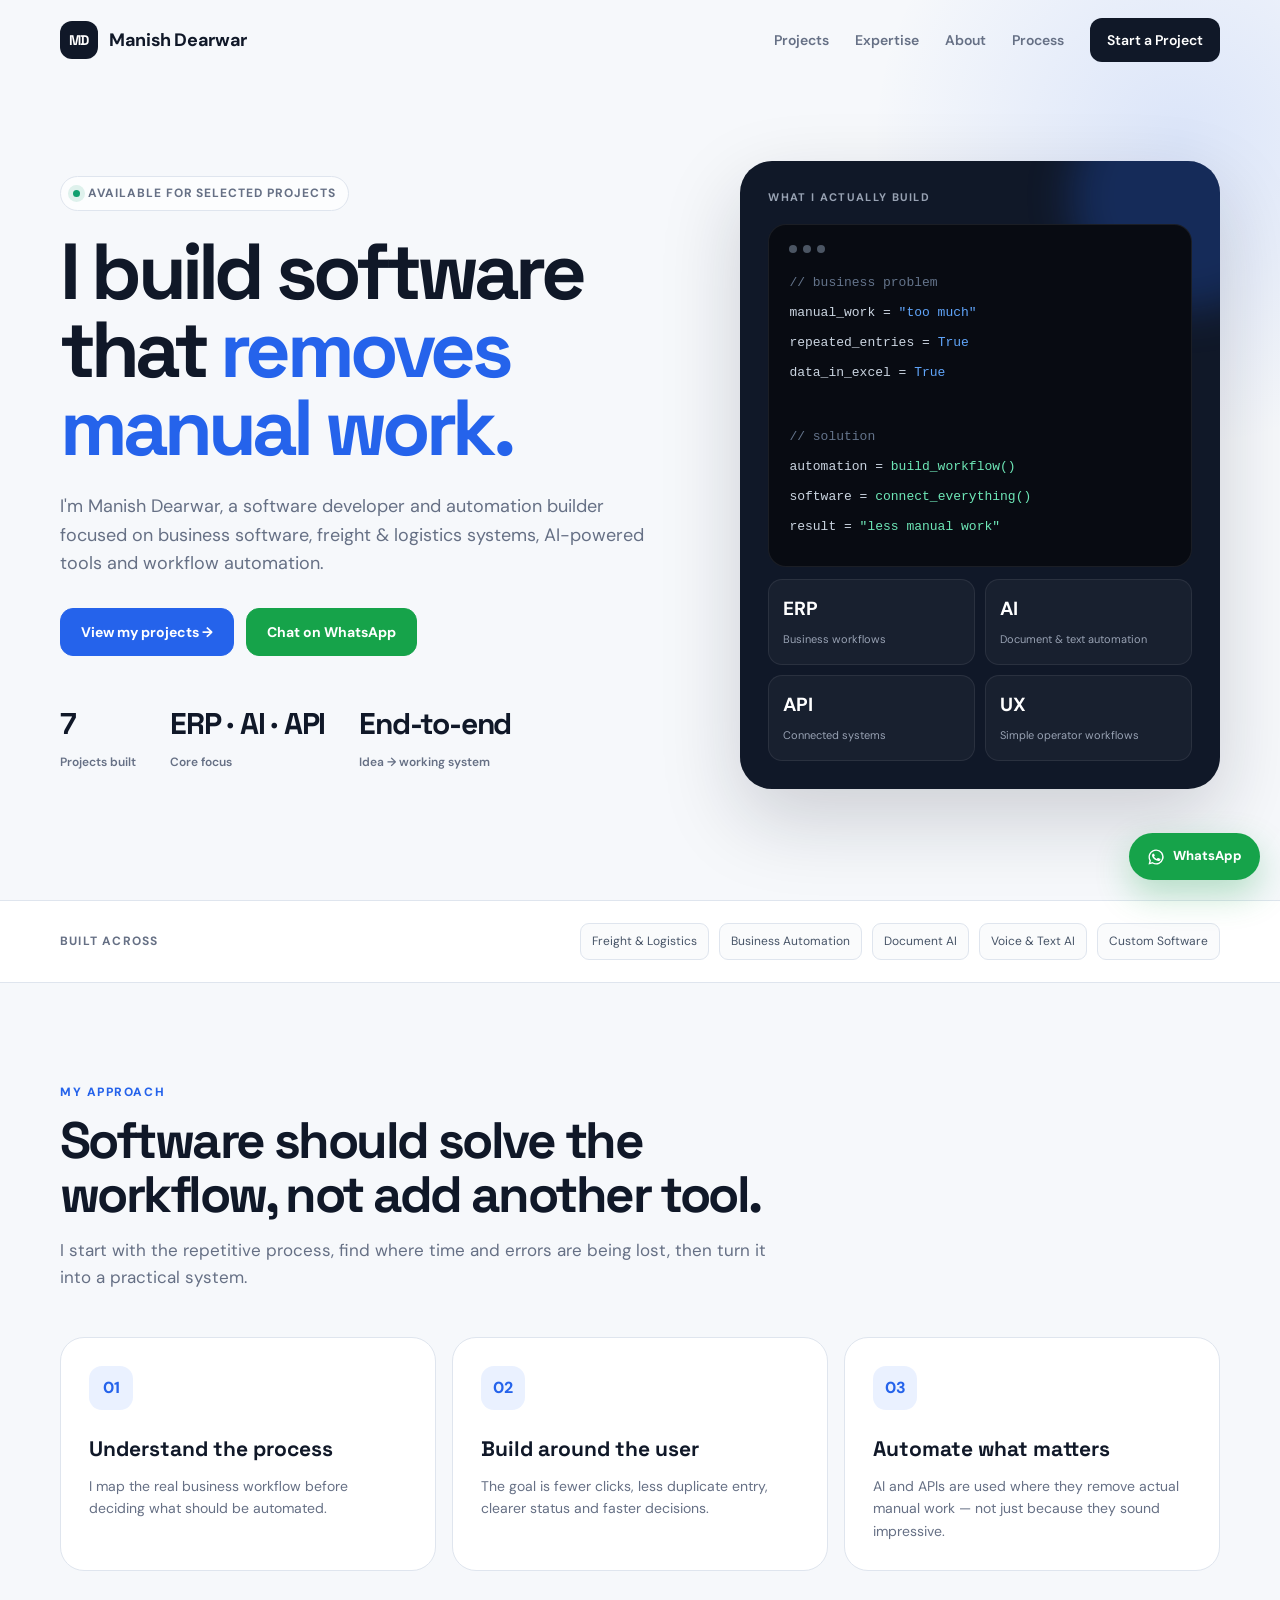
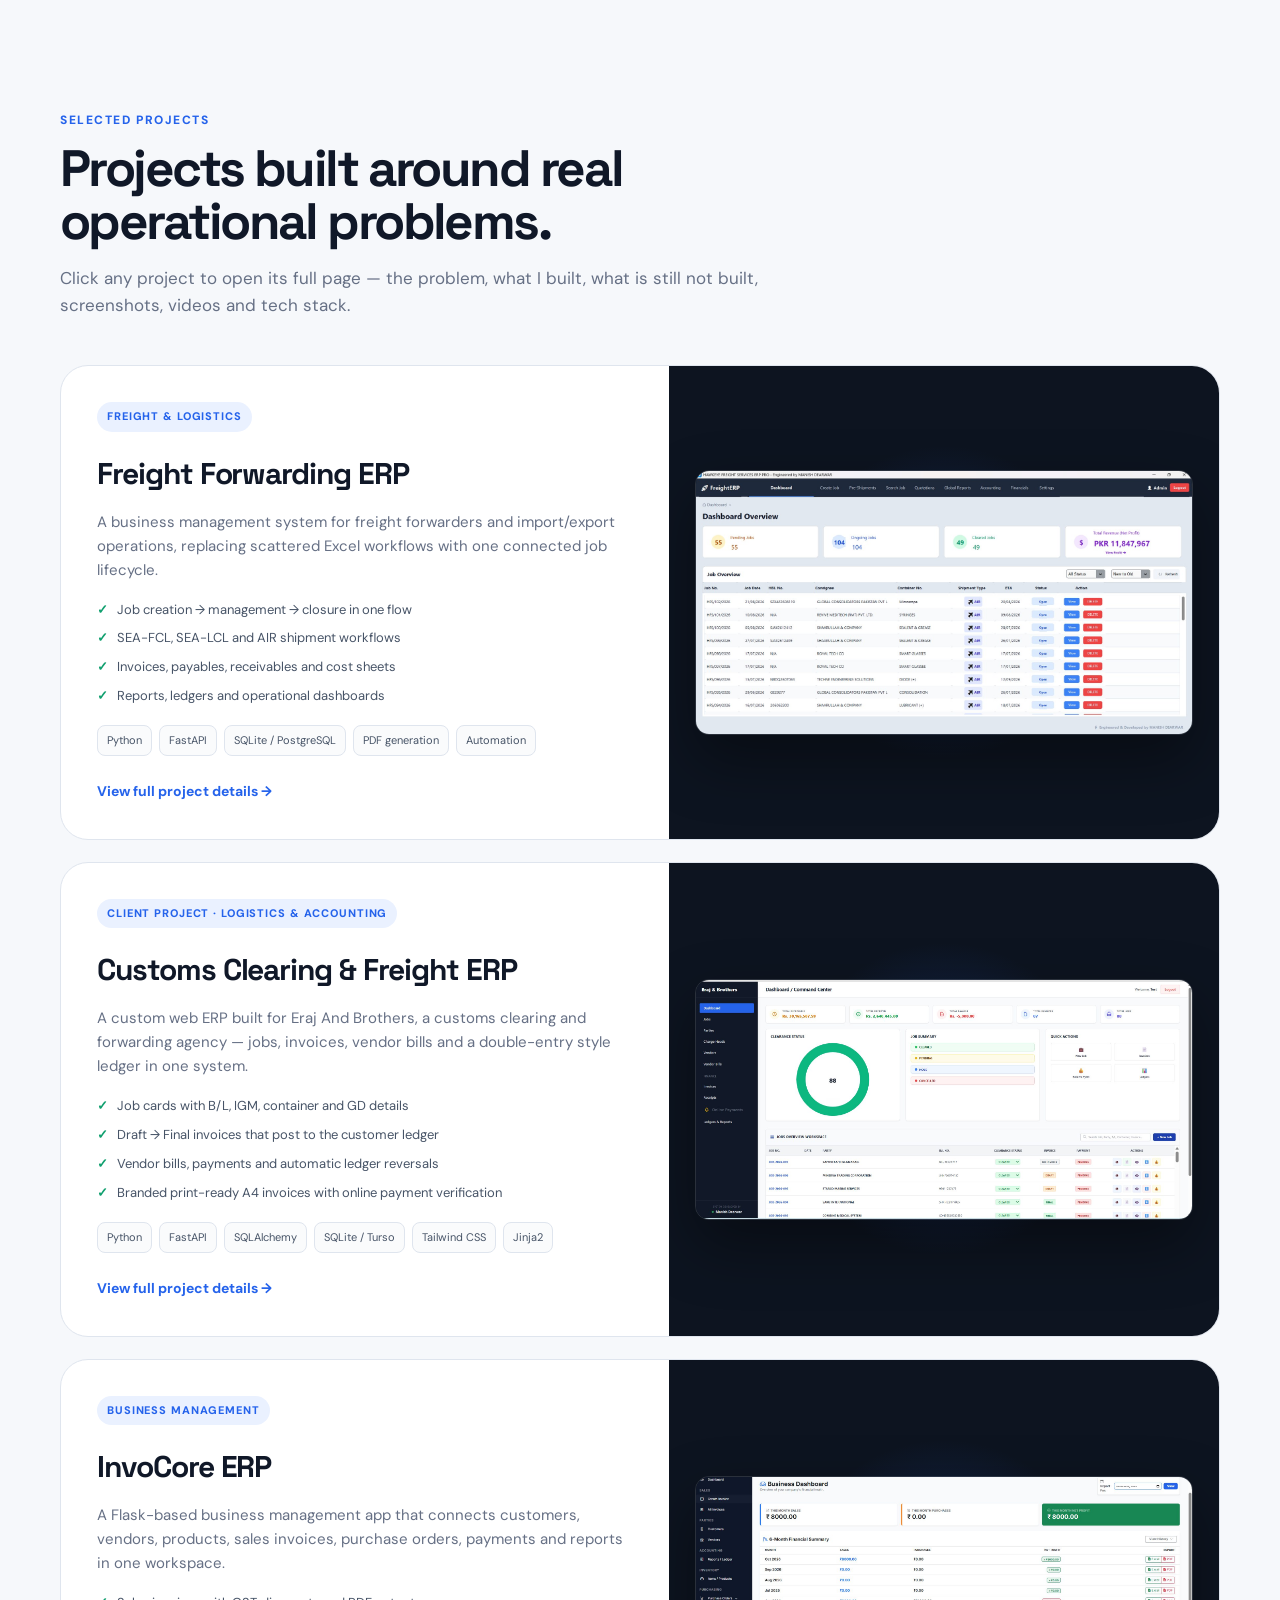
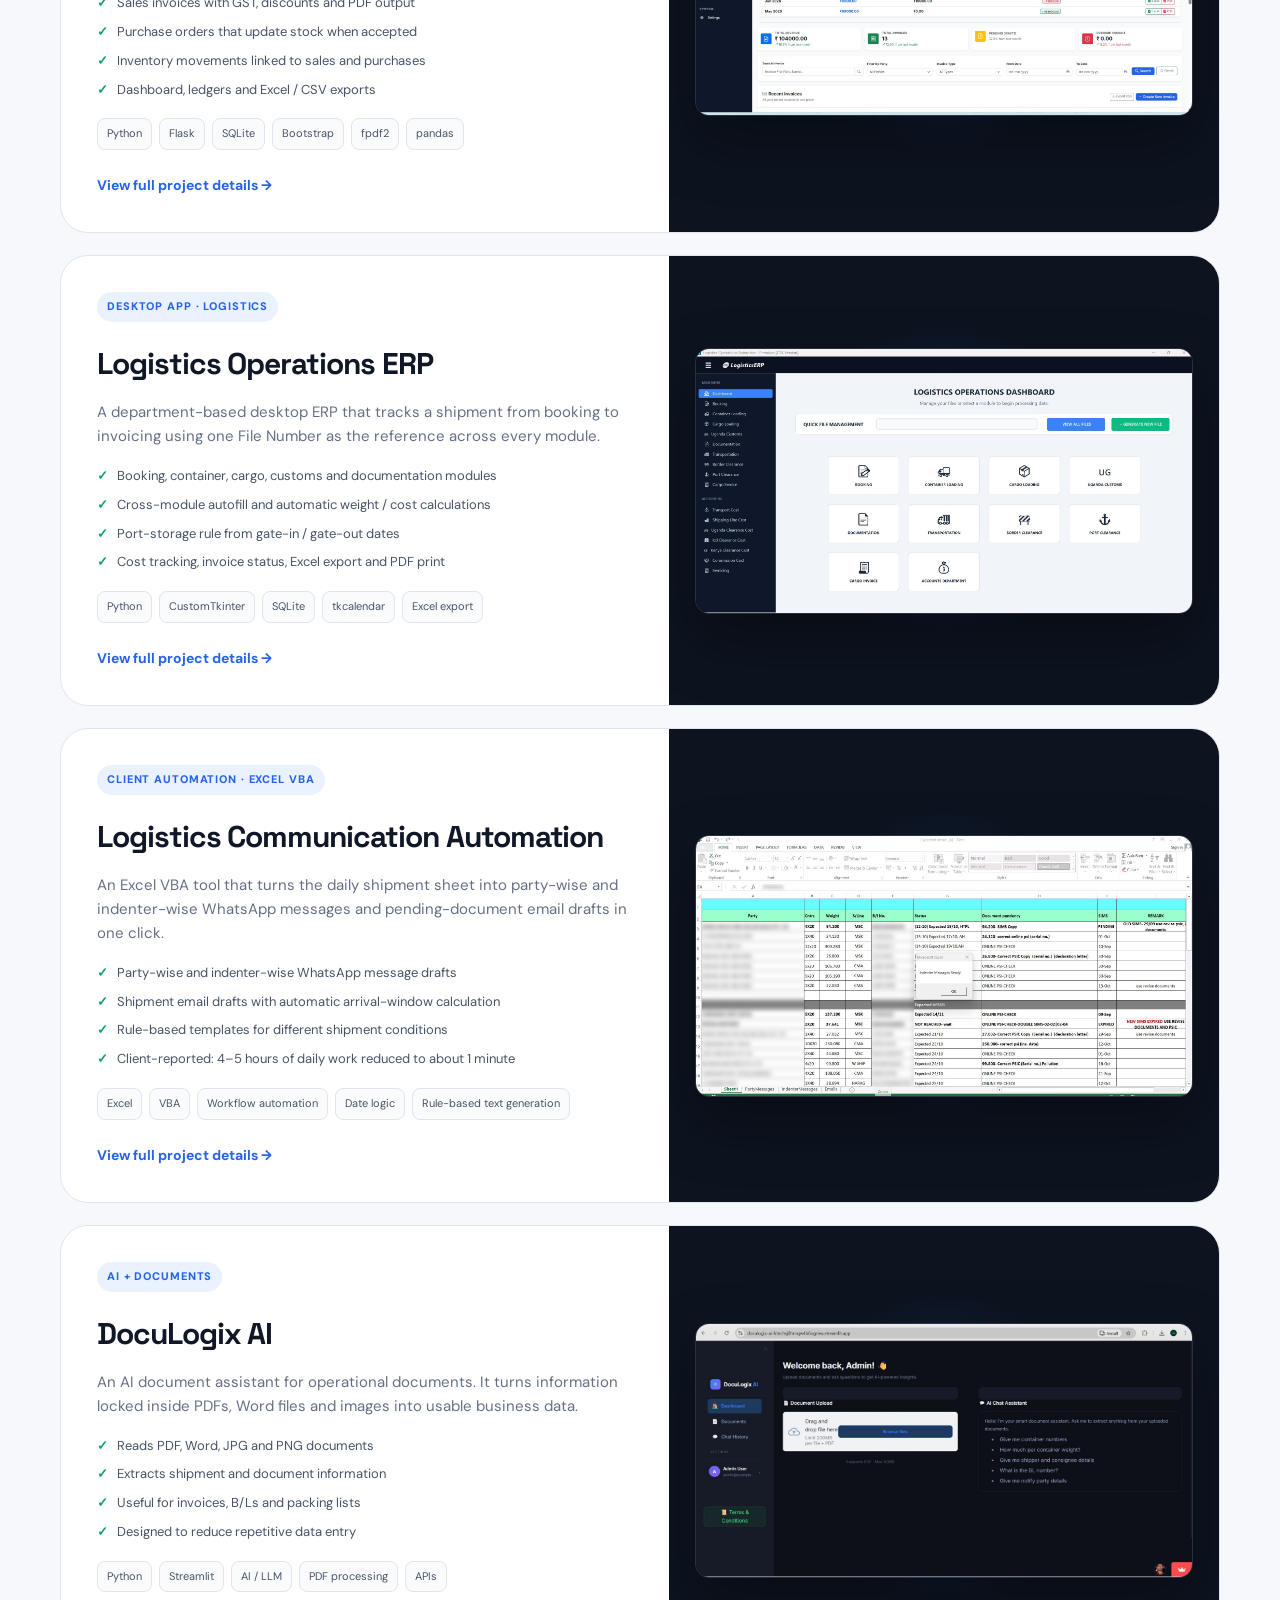
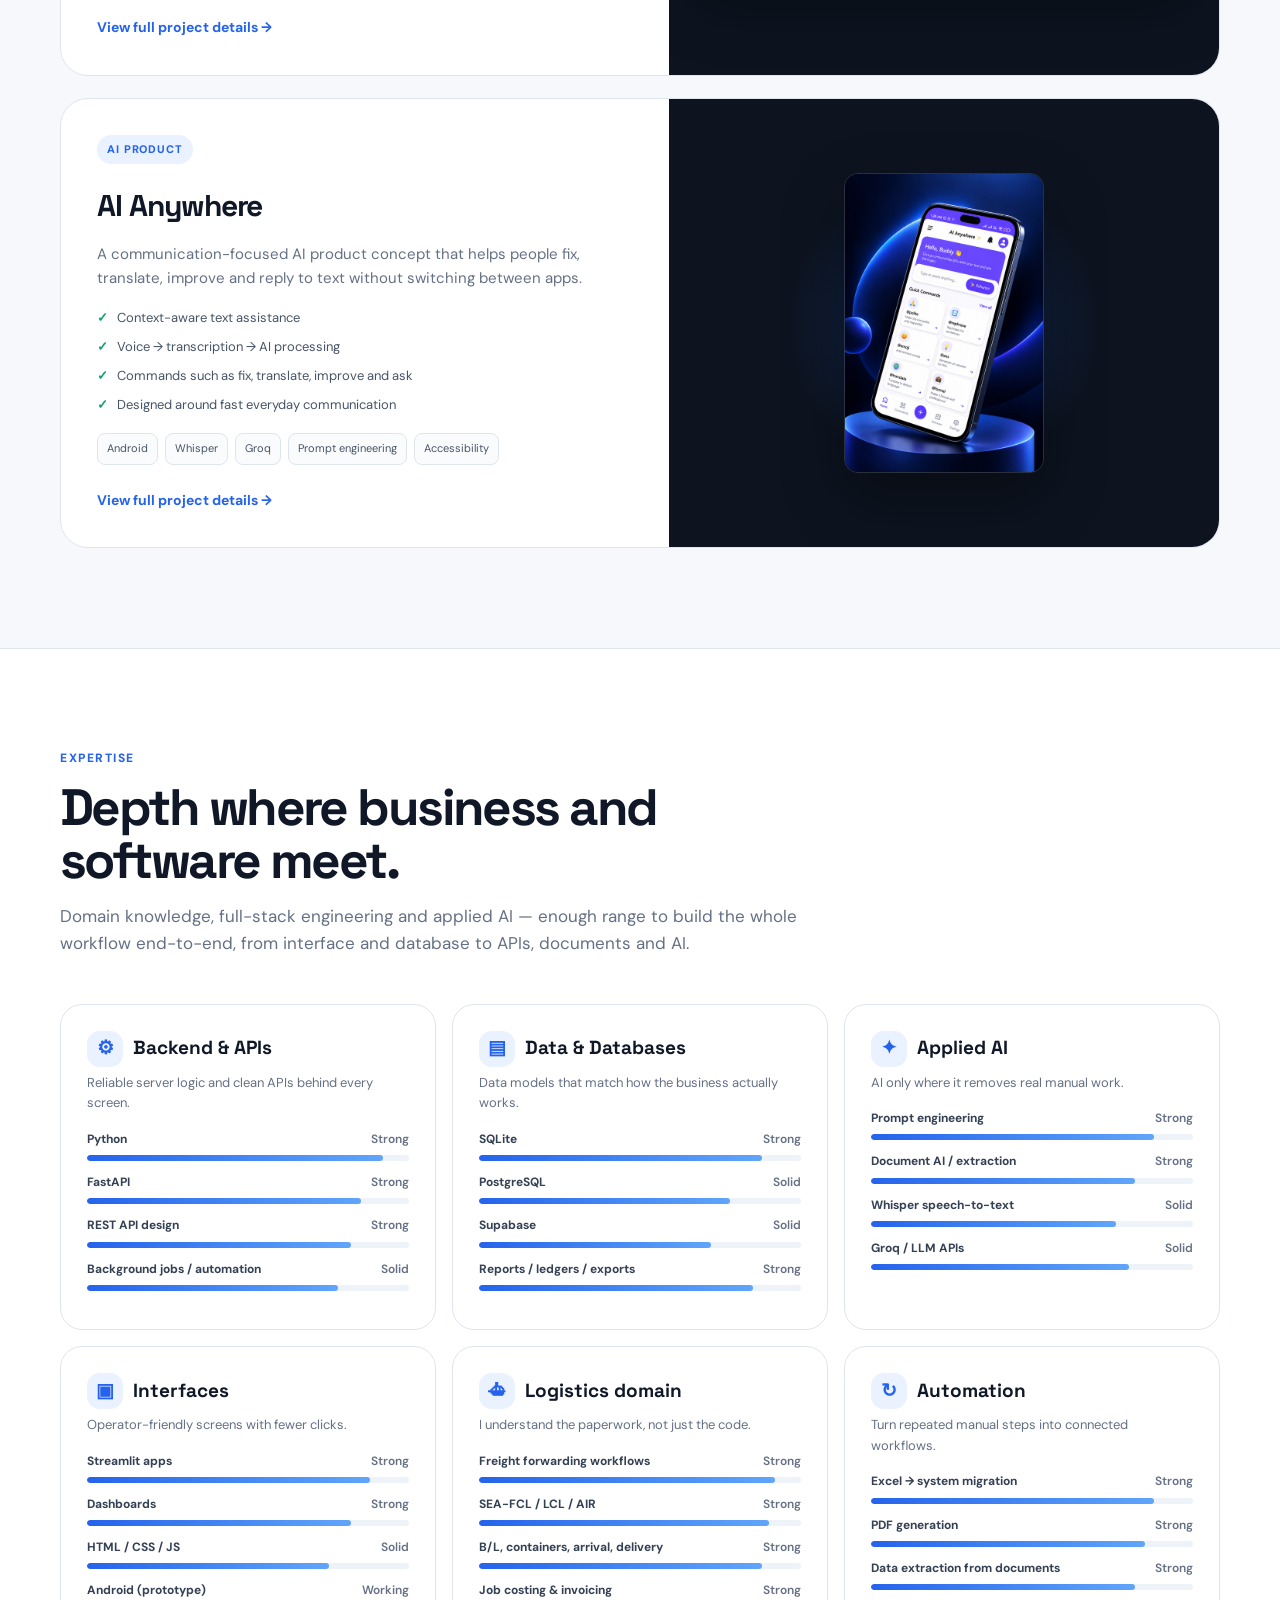
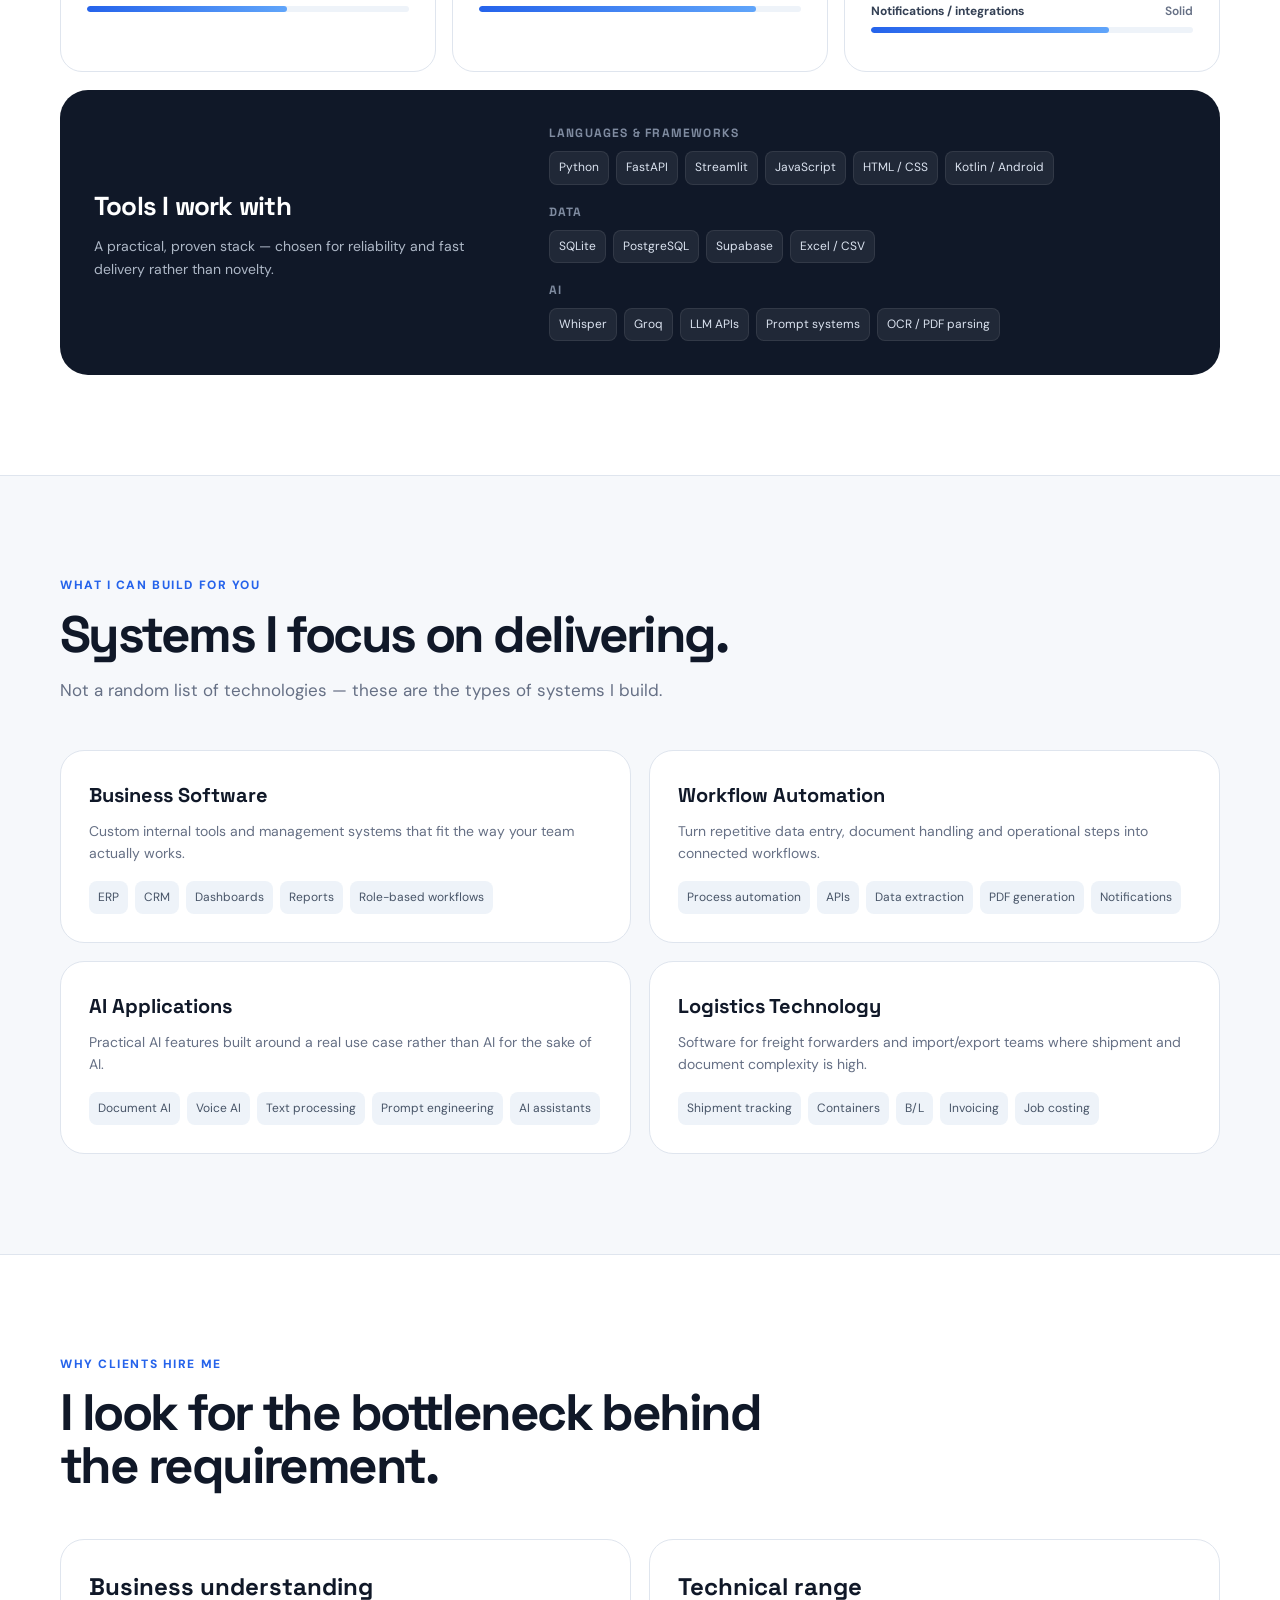
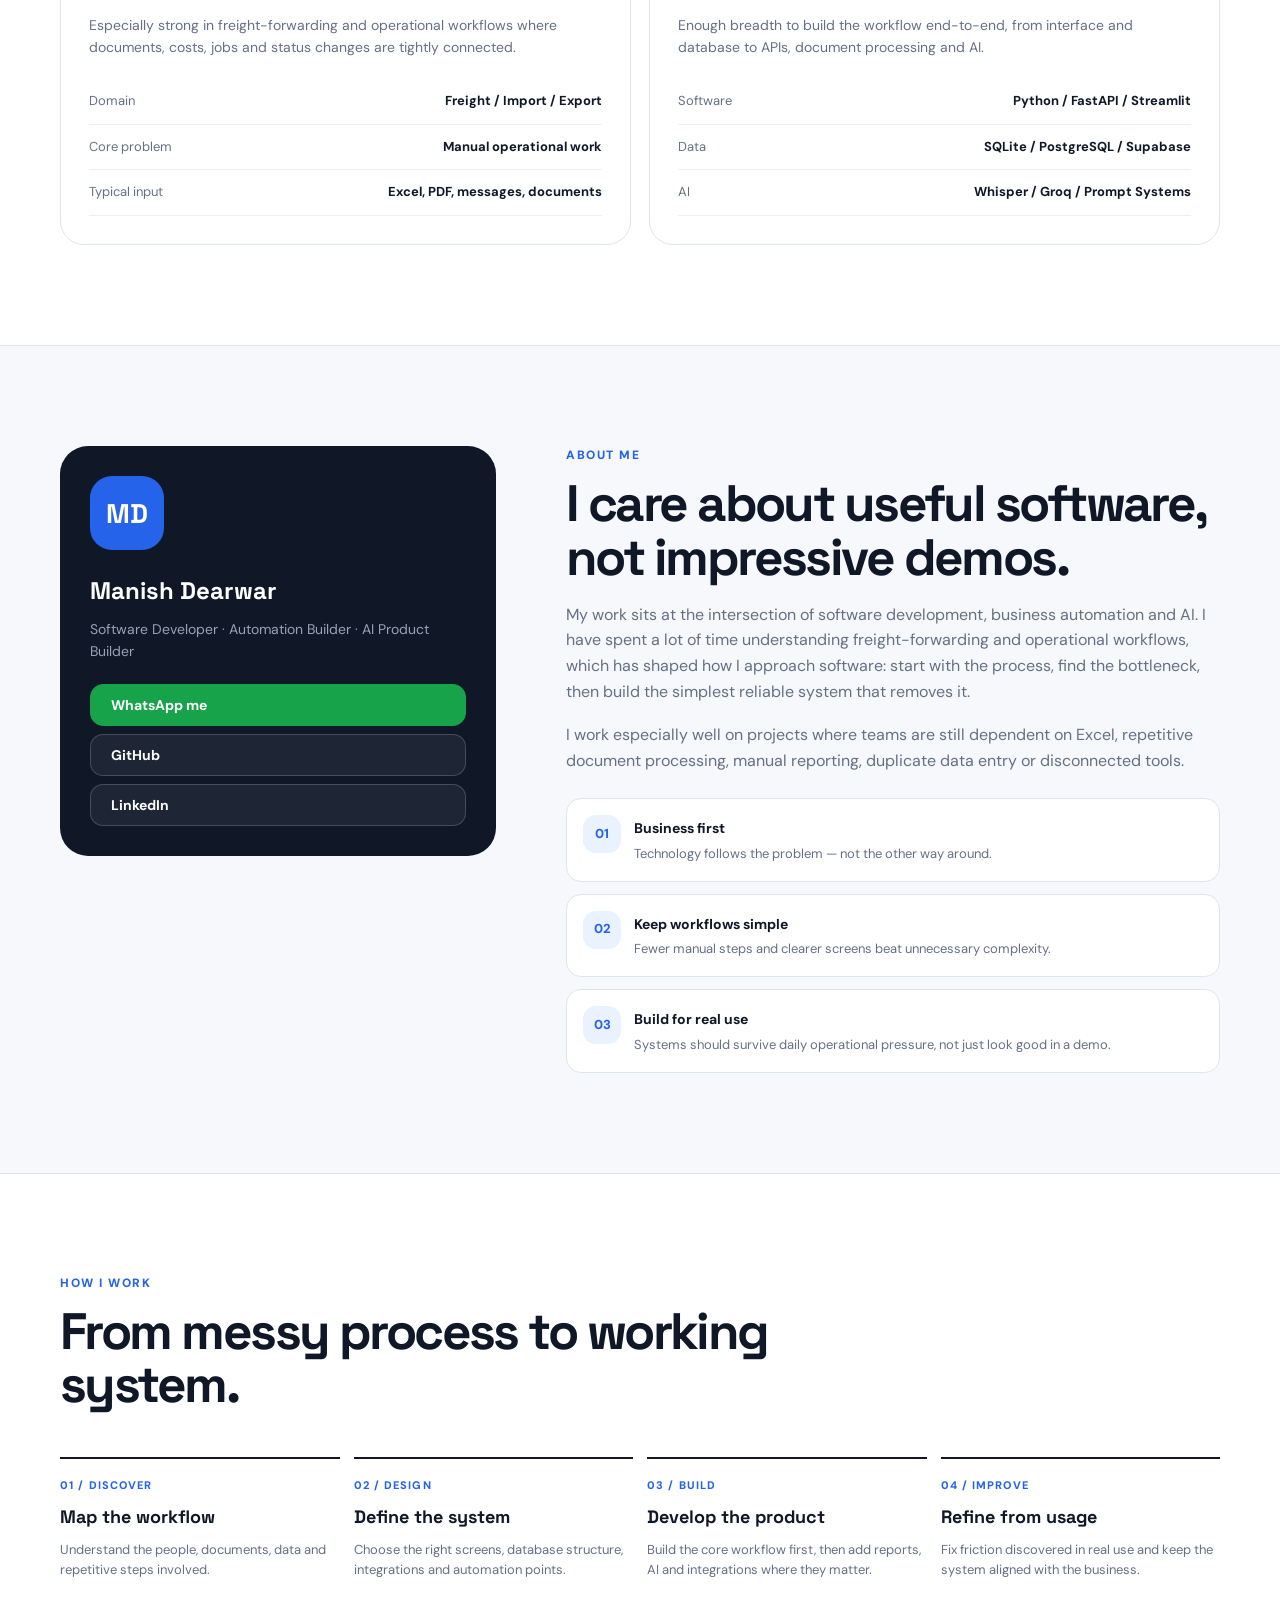
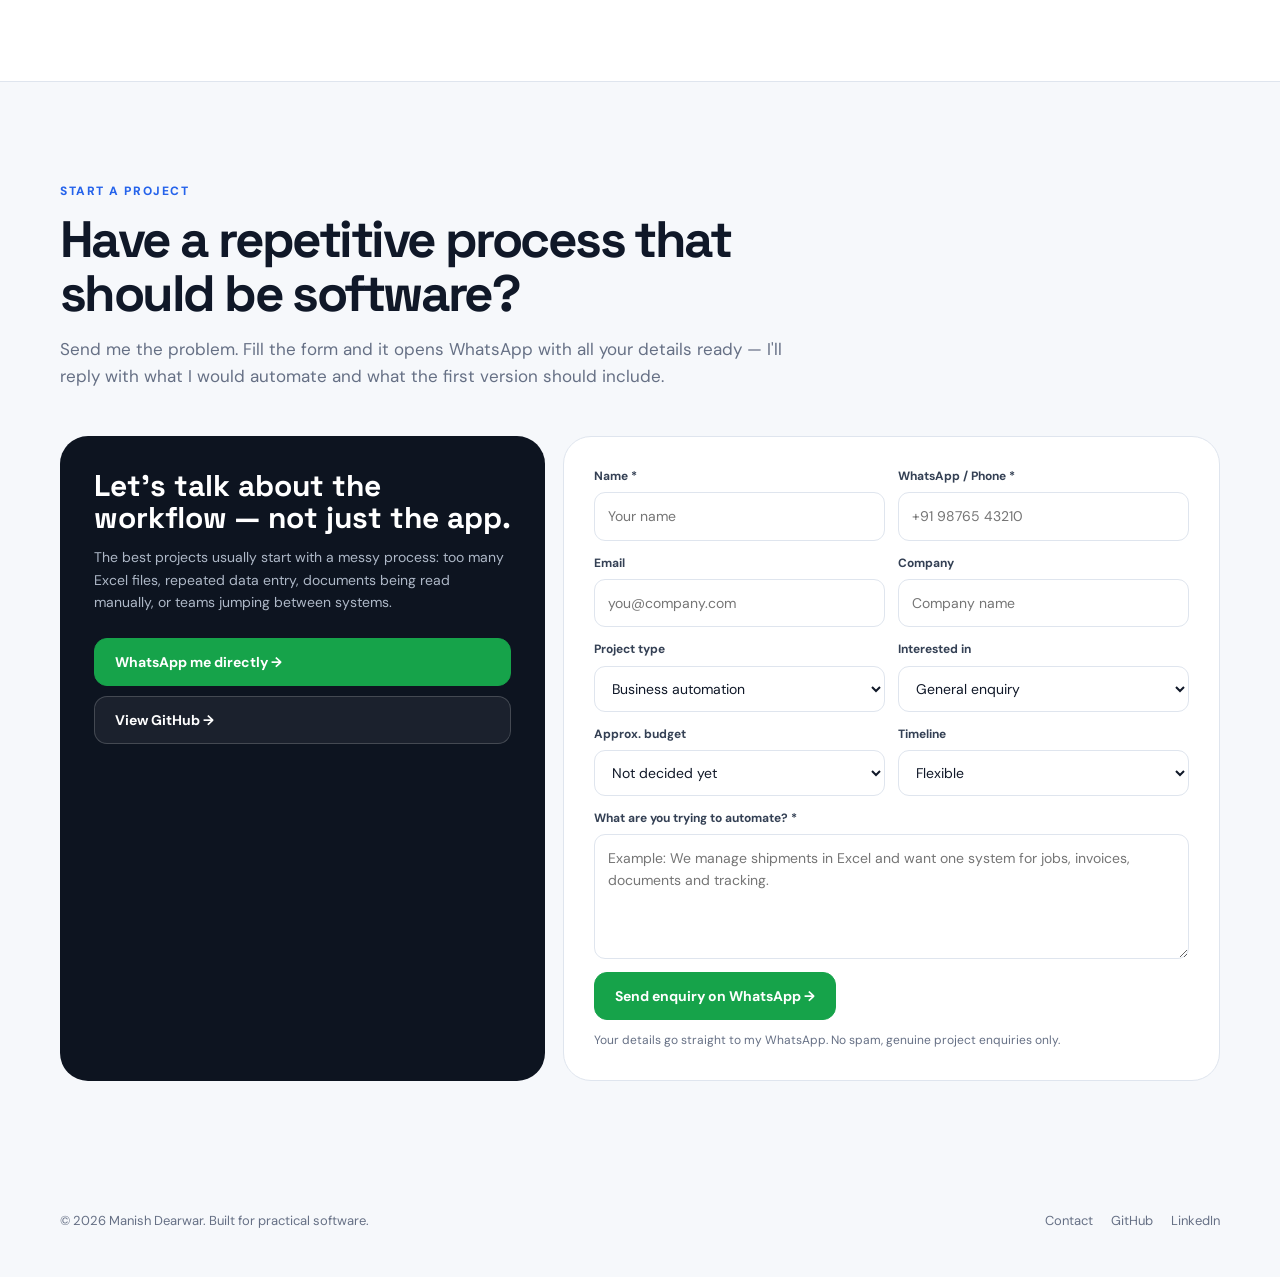
<file: index.html>
<!DOCTYPE html>
<html lang="en"><head><meta charset="UTF-8"><meta name="viewport" content="width=device-width, initial-scale=1.0">
<title>Manish Dearwar — Software Developer &amp; Automation Builder</title><meta name="description" content="Manish Dearwar — Software Developer &amp; Automation Builder. Custom business software, logistics systems and AI-powered automation that reduce manual work.">
<meta property="og:title" content="Manish Dearwar — Software Developer &amp; Automation Builder"><meta property="og:description" content="Manish Dearwar — Software Developer &amp; Automation Builder. Custom business software, logistics systems and AI-powered automation that reduce manual work."><meta property="og:type" content="website">
<link rel="preconnect" href="https://fonts.googleapis.com"><link rel="preconnect" href="https://fonts.gstatic.com" crossorigin><link href="https://fonts.googleapis.com/css2?family=DM+Sans:wght@400;500;600;700&family=Space+Grotesk:wght@500;600;700&display=swap" rel="stylesheet"><link rel="stylesheet" href="assets/css/style.css"></head>
<body>
<nav id="nav" class=""><div class="container nav-inner">
<a href="#top" class="brand"><span class="brand-mark">MD</span><span>Manish Dearwar</span></a>
<div class="nav-links" id="navLinks">
<a href="#work">Projects</a><a href="#expertise">Expertise</a><a href="#about">About</a><a href="#process">Process</a>
<a href="#contact" class="nav-cta">Start a Project</a></div>
<button class="menu" id="menu" aria-label="Open menu">☰</button></div></nav>
<main id="top">
<section class="hero"><div class="container hero-grid"><div>
<div class="eyebrow"><span class="dot"></span> Available for selected projects</div>
<h1>I build software that <span>removes manual work.</span></h1>
<p class="hero-copy">I'm Manish Dearwar, a software developer and automation builder focused on business software, freight &amp; logistics systems, AI-powered tools and workflow automation.</p>
<div class="hero-actions"><a href="#work" class="btn btn-primary">View my projects →</a><a data-wa="Hi Manish, I saw your portfolio and want to discuss a project." class="btn btn-wa">Chat on WhatsApp</a></div>
<div class="hero-metrics"><div><b>7</b><span>Projects built</span></div><div><b>ERP · AI · API</b><span>Core focus</span></div><div><b>End-to-end</b><span>Idea → working system</span></div></div></div>
<div class="hero-card"><div class="card-label">What I actually build</div><div class="terminal"><div class="terminal-top"><i></i><i></i><i></i></div>
<div class="code-line"><span class="code-muted">// business problem</span></div><div class="code-line">manual_work = <span class="code-blue">"too much"</span></div><div class="code-line">repeated_entries = <span class="code-blue">True</span></div><div class="code-line">data_in_excel = <span class="code-blue">True</span></div><br>
<div class="code-line"><span class="code-muted">// solution</span></div><div class="code-line">automation = <span class="code-green">build_workflow()</span></div><div class="code-line">software = <span class="code-green">connect_everything()</span></div><div class="code-line">result = <span class="code-green">"less manual work"</span></div></div>
<div class="mini-stats"><div class="mini-stat"><b>ERP</b><span>Business workflows</span></div><div class="mini-stat"><b>AI</b><span>Document &amp; text automation</span></div><div class="mini-stat"><b>API</b><span>Connected systems</span></div><div class="mini-stat"><b>UX</b><span>Simple operator workflows</span></div></div></div>
</div></section>
<div class="trust-strip"><div class="container trust-inner"><div class="trust-label">Built across</div><div class="trust-items"><span class="trust-item">Freight &amp; Logistics</span><span class="trust-item">Business Automation</span><span class="trust-item">Document AI</span><span class="trust-item">Voice &amp; Text AI</span><span class="trust-item">Custom Software</span></div></div></div>

<section><div class="container"><div class="section-head rv"><div class="section-kicker">My approach</div><h2>Software should solve the workflow, not add another tool.</h2><p>I start with the repetitive process, find where time and errors are being lost, then turn it into a practical system.</p></div>
<div class="value-grid"><div class="value-card rv"><div class="icon">01</div><h3>Understand the process</h3><p>I map the real business workflow before deciding what should be automated.</p></div><div class="value-card rv"><div class="icon">02</div><h3>Build around the user</h3><p>The goal is fewer clicks, less duplicate entry, clearer status and faster decisions.</p></div><div class="value-card rv"><div class="icon">03</div><h3>Automate what matters</h3><p>AI and APIs are used where they remove actual manual work — not just because they sound impressive.</p></div></div></div></section>

<section id="work" style="padding-top:40px"><div class="container"><div class="section-head rv"><div class="section-kicker">Selected projects</div><h2>Projects built around real operational problems.</h2><p>Click any project to open its full page — the problem, what I built, what is still not built, screenshots, videos and tech stack.</p></div>
<div class="projects"><a class="pcard rv" href="project-freight-erp.html" aria-label="Open Freight Forwarding ERP case study">
<div class="pcard-info"><span class="project-tag">Freight &amp; Logistics</span><h3>Freight Forwarding ERP</h3><p>A business management system for freight forwarders and import/export operations, replacing scattered Excel workflows with one connected job lifecycle.</p><ul><li>Job creation → management → closure in one flow</li><li>SEA-FCL, SEA-LCL and AIR shipment workflows</li><li>Invoices, payables, receivables and cost sheets</li><li>Reports, ledgers and operational dashboards</li></ul><div class="techs"><span class="tech">Python</span><span class="tech">FastAPI</span><span class="tech">SQLite / PostgreSQL</span><span class="tech">PDF generation</span><span class="tech">Automation</span></div><div class="pcard-link">View full project details →</div></div>
<div class="pcard-visual"><img src="assets/img/freight-erp-dashboard.jpg" alt="Freight Forwarding ERP" class="" width="1500" height="795"></div></a><a class="pcard rv" href="project-eraj-customs-erp.html" aria-label="Open Customs Clearing &amp; Freight ERP case study">
<div class="pcard-info"><span class="project-tag">Client Project · Logistics &amp; Accounting</span><h3>Customs Clearing &amp; Freight ERP</h3><p>A custom web ERP built for Eraj And Brothers, a customs clearing and forwarding agency — jobs, invoices, vendor bills and a double-entry style ledger in one system.</p><ul><li>Job cards with B/L, IGM, container and GD details</li><li>Draft → Final invoices that post to the customer ledger</li><li>Vendor bills, payments and automatic ledger reversals</li><li>Branded print-ready A4 invoices with online payment verification</li></ul><div class="techs"><span class="tech">Python</span><span class="tech">FastAPI</span><span class="tech">SQLAlchemy</span><span class="tech">SQLite / Turso</span><span class="tech">Tailwind CSS</span><span class="tech">Jinja2</span></div><div class="pcard-link">View full project details →</div></div>
<div class="pcard-visual"><img src="assets/img/eraj-dashboard.jpg" alt="Customs Clearing &amp; Freight ERP" class="" width="1917" height="922"></div></a><a class="pcard rv" href="project-invocore-erp.html" aria-label="Open InvoCore ERP case study">
<div class="pcard-info"><span class="project-tag">Business Management</span><h3>InvoCore ERP</h3><p>A Flask-based business management app that connects customers, vendors, products, sales invoices, purchase orders, payments and reports in one workspace.</p><ul><li>Sales invoices with GST, discounts and PDF output</li><li>Purchase orders that update stock when accepted</li><li>Inventory movements linked to sales and purchases</li><li>Dashboard, ledgers and Excel / CSV exports</li></ul><div class="techs"><span class="tech">Python</span><span class="tech">Flask</span><span class="tech">SQLite</span><span class="tech">Bootstrap</span><span class="tech">fpdf2</span><span class="tech">pandas</span></div><div class="pcard-link">View full project details →</div></div>
<div class="pcard-visual"><img src="assets/img/invocore-dashboard.jpg" alt="InvoCore ERP" class="" width="1918" height="922"></div></a><a class="pcard rv" href="project-logistics-operations-erp.html" aria-label="Open Logistics Operations ERP case study">
<div class="pcard-info"><span class="project-tag">Desktop App · Logistics</span><h3>Logistics Operations ERP</h3><p>A department-based desktop ERP that tracks a shipment from booking to invoicing using one File Number as the reference across every module.</p><ul><li>Booking, container, cargo, customs and documentation modules</li><li>Cross-module autofill and automatic weight / cost calculations</li><li>Port-storage rule from gate-in / gate-out dates</li><li>Cost tracking, invoice status, Excel export and PDF print</li></ul><div class="techs"><span class="tech">Python</span><span class="tech">CustomTkinter</span><span class="tech">SQLite</span><span class="tech">tkcalendar</span><span class="tech">Excel export</span></div><div class="pcard-link">View full project details →</div></div>
<div class="pcard-visual"><img src="assets/img/logistics-dashboard.jpg" alt="Logistics Operations ERP" class="" width="1917" height="1020"></div></a><a class="pcard rv" href="project-logistics-communication-automation.html" aria-label="Open Logistics Communication Automation case study">
<div class="pcard-info"><span class="project-tag">Client Automation · Excel VBA</span><h3>Logistics Communication Automation</h3><p>An Excel VBA tool that turns the daily shipment sheet into party-wise and indenter-wise WhatsApp messages and pending-document email drafts in one click.</p><ul><li>Party-wise and indenter-wise WhatsApp message drafts</li><li>Shipment email drafts with automatic arrival-window calculation</li><li>Rule-based templates for different shipment conditions</li><li>Client-reported: 4–5 hours of daily work reduced to about 1 minute</li></ul><div class="techs"><span class="tech">Excel</span><span class="tech">VBA</span><span class="tech">Workflow automation</span><span class="tech">Date logic</span><span class="tech">Rule-based text generation</span></div><div class="pcard-link">View full project details →</div></div>
<div class="pcard-visual"><img src="assets/img/comm-source-sheet.jpg" alt="Logistics Communication Automation" class="" width="1912" height="1002"></div></a><a class="pcard rv" href="project-doculogix-ai.html" aria-label="Open DocuLogix AI case study">
<div class="pcard-info"><span class="project-tag">AI + Documents</span><h3>DocuLogix AI</h3><p>An AI document assistant for operational documents. It turns information locked inside PDFs, Word files and images into usable business data.</p><ul><li>Reads PDF, Word, JPG and PNG documents</li><li>Extracts shipment and document information</li><li>Useful for invoices, B/Ls and packing lists</li><li>Designed to reduce repetitive data entry</li></ul><div class="techs"><span class="tech">Python</span><span class="tech">Streamlit</span><span class="tech">AI / LLM</span><span class="tech">PDF processing</span><span class="tech">APIs</span></div><div class="pcard-link">View full project details →</div></div>
<div class="pcard-visual"><img src="assets/img/doculogix-dashboard.jpg" alt="DocuLogix AI" class="" width="1500" height="764"></div></a><a class="pcard rv" href="project-ai-anywhere.html" aria-label="Open AI Anywhere case study">
<div class="pcard-info"><span class="project-tag">AI Product</span><h3>AI Anywhere</h3><p>A communication-focused AI product concept that helps people fix, translate, improve and reply to text without switching between apps.</p><ul><li>Context-aware text assistance</li><li>Voice → transcription → AI processing</li><li>Commands such as fix, translate, improve and ask</li><li>Designed around fast everyday communication</li></ul><div class="techs"><span class="tech">Android</span><span class="tech">Whisper</span><span class="tech">Groq</span><span class="tech">Prompt engineering</span><span class="tech">Accessibility</span></div><div class="pcard-link">View full project details →</div></div>
<div class="pcard-visual"><img src="assets/img/ai-anywhere-app-home.jpg" alt="AI Anywhere" class="portrait" width="1024" height="1536"></div></a></div></div></section>

<section id="expertise" style="background:#fff;border-block:1px solid var(--line)"><div class="container"><div class="section-head rv"><div class="section-kicker">Expertise</div><h2>Depth where business and software meet.</h2><p>Domain knowledge, full-stack engineering and applied AI — enough range to build the whole workflow end-to-end, from interface and database to APIs, documents and AI.</p></div>
<div class="exp-grid">
<div class="exp rv"><h3><span class="icon" style="margin:0;width:36px;height:36px">⚙</span>Backend &amp; APIs</h3><p>Reliable server logic and clean APIs behind every screen.</p><div class="skill"><div class="skill-top"><span>Python</span><span>Strong</span></div><div class="bar" style="--w:92%"><i></i></div></div><div class="skill"><div class="skill-top"><span>FastAPI</span><span>Strong</span></div><div class="bar" style="--w:85%"><i></i></div></div><div class="skill"><div class="skill-top"><span>REST API design</span><span>Strong</span></div><div class="bar" style="--w:82%"><i></i></div></div><div class="skill"><div class="skill-top"><span>Background jobs / automation</span><span>Solid</span></div><div class="bar" style="--w:78%"><i></i></div></div></div>
<div class="exp rv"><h3><span class="icon" style="margin:0;width:36px;height:36px">▤</span>Data &amp; Databases</h3><p>Data models that match how the business actually works.</p><div class="skill"><div class="skill-top"><span>SQLite</span><span>Strong</span></div><div class="bar" style="--w:88%"><i></i></div></div><div class="skill"><div class="skill-top"><span>PostgreSQL</span><span>Solid</span></div><div class="bar" style="--w:78%"><i></i></div></div><div class="skill"><div class="skill-top"><span>Supabase</span><span>Solid</span></div><div class="bar" style="--w:72%"><i></i></div></div><div class="skill"><div class="skill-top"><span>Reports / ledgers / exports</span><span>Strong</span></div><div class="bar" style="--w:85%"><i></i></div></div></div>
<div class="exp rv"><h3><span class="icon" style="margin:0;width:36px;height:36px">✦</span>Applied AI</h3><p>AI only where it removes real manual work.</p><div class="skill"><div class="skill-top"><span>Prompt engineering</span><span>Strong</span></div><div class="bar" style="--w:88%"><i></i></div></div><div class="skill"><div class="skill-top"><span>Document AI / extraction</span><span>Strong</span></div><div class="bar" style="--w:82%"><i></i></div></div><div class="skill"><div class="skill-top"><span>Whisper speech-to-text</span><span>Solid</span></div><div class="bar" style="--w:76%"><i></i></div></div><div class="skill"><div class="skill-top"><span>Groq / LLM APIs</span><span>Solid</span></div><div class="bar" style="--w:80%"><i></i></div></div></div>
<div class="exp rv"><h3><span class="icon" style="margin:0;width:36px;height:36px">▣</span>Interfaces</h3><p>Operator-friendly screens with fewer clicks.</p><div class="skill"><div class="skill-top"><span>Streamlit apps</span><span>Strong</span></div><div class="bar" style="--w:88%"><i></i></div></div><div class="skill"><div class="skill-top"><span>Dashboards</span><span>Strong</span></div><div class="bar" style="--w:82%"><i></i></div></div><div class="skill"><div class="skill-top"><span>HTML / CSS / JS</span><span>Solid</span></div><div class="bar" style="--w:75%"><i></i></div></div><div class="skill"><div class="skill-top"><span>Android (prototype)</span><span>Working</span></div><div class="bar" style="--w:62%"><i></i></div></div></div>
<div class="exp rv"><h3><span class="icon" style="margin:0;width:36px;height:36px">⛴</span>Logistics domain</h3><p>I understand the paperwork, not just the code.</p><div class="skill"><div class="skill-top"><span>Freight forwarding workflows</span><span>Strong</span></div><div class="bar" style="--w:92%"><i></i></div></div><div class="skill"><div class="skill-top"><span>SEA-FCL / LCL / AIR</span><span>Strong</span></div><div class="bar" style="--w:90%"><i></i></div></div><div class="skill"><div class="skill-top"><span>B/L, containers, arrival, delivery</span><span>Strong</span></div><div class="bar" style="--w:88%"><i></i></div></div><div class="skill"><div class="skill-top"><span>Job costing &amp; invoicing</span><span>Strong</span></div><div class="bar" style="--w:86%"><i></i></div></div></div>
<div class="exp rv"><h3><span class="icon" style="margin:0;width:36px;height:36px">↻</span>Automation</h3><p>Turn repeated manual steps into connected workflows.</p><div class="skill"><div class="skill-top"><span>Excel → system migration</span><span>Strong</span></div><div class="bar" style="--w:88%"><i></i></div></div><div class="skill"><div class="skill-top"><span>PDF generation</span><span>Strong</span></div><div class="bar" style="--w:85%"><i></i></div></div><div class="skill"><div class="skill-top"><span>Data extraction from documents</span><span>Strong</span></div><div class="bar" style="--w:82%"><i></i></div></div><div class="skill"><div class="skill-top"><span>Notifications / integrations</span><span>Solid</span></div><div class="bar" style="--w:74%"><i></i></div></div></div>
</div>
<div class="stack-band rv"><div><h3>Tools I work with</h3><p>A practical, proven stack — chosen for reliability and fast delivery rather than novelty.</p></div>
<div><div class="row"><h4>Languages &amp; frameworks</h4><div class="chips"><span>Python</span><span>FastAPI</span><span>Streamlit</span><span>JavaScript</span><span>HTML / CSS</span><span>Kotlin / Android</span></div></div>
<div class="row"><h4>Data</h4><div class="chips"><span>SQLite</span><span>PostgreSQL</span><span>Supabase</span><span>Excel / CSV</span></div></div>
<div class="row"><h4>AI</h4><div class="chips"><span>Whisper</span><span>Groq</span><span>LLM APIs</span><span>Prompt systems</span><span>OCR / PDF parsing</span></div></div></div></div>
</div></section>

<section><div class="container"><div class="section-head rv"><div class="section-kicker">What I can build for you</div><h2>Systems I focus on delivering.</h2><p>Not a random list of technologies — these are the types of systems I build.</p></div>
<div class="cap-grid">
<div class="cap rv"><h3>Business Software</h3><p>Custom internal tools and management systems that fit the way your team actually works.</p><div class="cap-list"><span>ERP</span><span>CRM</span><span>Dashboards</span><span>Reports</span><span>Role-based workflows</span></div></div>
<div class="cap rv"><h3>Workflow Automation</h3><p>Turn repetitive data entry, document handling and operational steps into connected workflows.</p><div class="cap-list"><span>Process automation</span><span>APIs</span><span>Data extraction</span><span>PDF generation</span><span>Notifications</span></div></div>
<div class="cap rv"><h3>AI Applications</h3><p>Practical AI features built around a real use case rather than AI for the sake of AI.</p><div class="cap-list"><span>Document AI</span><span>Voice AI</span><span>Text processing</span><span>Prompt engineering</span><span>AI assistants</span></div></div>
<div class="cap rv"><h3>Logistics Technology</h3><p>Software for freight forwarders and import/export teams where shipment and document complexity is high.</p><div class="cap-list"><span>Shipment tracking</span><span>Containers</span><span>B/L</span><span>Invoicing</span><span>Job costing</span></div></div>
</div></div></section>

<section style="background:#fff;border-block:1px solid var(--line)"><div class="container"><div class="section-head rv"><div class="section-kicker">Why clients hire me</div><h2>I look for the bottleneck behind the requirement.</h2></div>
<div class="proof-grid"><div class="proof-card rv"><h3>Business understanding</h3><p>Especially strong in freight-forwarding and operational workflows where documents, costs, jobs and status changes are tightly connected.</p><div class="proof-list"><div class="proof-row"><span>Domain</span><b>Freight / Import / Export</b></div><div class="proof-row"><span>Core problem</span><b>Manual operational work</b></div><div class="proof-row"><span>Typical input</span><b>Excel, PDF, messages, documents</b></div></div></div>
<div class="proof-card rv"><h3>Technical range</h3><p>Enough breadth to build the workflow end-to-end, from interface and database to APIs, document processing and AI.</p><div class="proof-list"><div class="proof-row"><span>Software</span><b>Python / FastAPI / Streamlit</b></div><div class="proof-row"><span>Data</span><b>SQLite / PostgreSQL / Supabase</b></div><div class="proof-row"><span>AI</span><b>Whisper / Groq / Prompt Systems</b></div></div></div></div></div></section>

<section id="about"><div class="container about-grid"><div class="about-box"><div class="about-initial">MD</div><h3>Manish Dearwar</h3><p>Software Developer · Automation Builder · AI Product Builder</p>
<div class="about-links"><a class="btn btn-wa" data-wa="Hi Manish, I saw your portfolio.">WhatsApp me</a><a class="btn btn-ghost-dark" data-github target="_blank" rel="noopener">GitHub</a><a class="btn btn-ghost-dark" data-linkedin target="_blank" rel="noopener">LinkedIn</a></div></div>
<div class="about-copy rv"><div class="section-kicker">About me</div><h2>I care about useful software, not impressive demos.</h2>
<p>My work sits at the intersection of software development, business automation and AI. I have spent a lot of time understanding freight-forwarding and operational workflows, which has shaped how I approach software: start with the process, find the bottleneck, then build the simplest reliable system that removes it.</p>
<p>I work especially well on projects where teams are still dependent on Excel, repetitive document processing, manual reporting, duplicate data entry or disconnected tools.</p>
<div class="principles"><div class="principle"><div class="icon">01</div><div><b>Business first</b><span>Technology follows the problem — not the other way around.</span></div></div><div class="principle"><div class="icon">02</div><div><b>Keep workflows simple</b><span>Fewer manual steps and clearer screens beat unnecessary complexity.</span></div></div><div class="principle"><div class="icon">03</div><div><b>Build for real use</b><span>Systems should survive daily operational pressure, not just look good in a demo.</span></div></div></div></div></div></section>

<section id="process" style="background:#fff;border-block:1px solid var(--line)"><div class="container"><div class="section-head rv"><div class="section-kicker">How I work</div><h2>From messy process to working system.</h2></div>
<div class="process"><div class="step rv"><div class="step-no">01 / DISCOVER</div><h3>Map the workflow</h3><p>Understand the people, documents, data and repetitive steps involved.</p></div><div class="step rv"><div class="step-no">02 / DESIGN</div><h3>Define the system</h3><p>Choose the right screens, database structure, integrations and automation points.</p></div><div class="step rv"><div class="step-no">03 / BUILD</div><h3>Develop the product</h3><p>Build the core workflow first, then add reports, AI and integrations where they matter.</p></div><div class="step rv"><div class="step-no">04 / IMPROVE</div><h3>Refine from usage</h3><p>Fix friction discovered in real use and keep the system aligned with the business.</p></div></div></div></section>

<section id="contact"><div class="container"><div class="section-head rv"><div class="section-kicker">Start a project</div><h2>Have a repetitive process that should be software?</h2><p>Send me the problem. Fill the form and it opens WhatsApp with all your details ready — I'll reply with what I would automate and what the first version should include.</p></div>
<div class="contact-grid"><div class="contact-info"><h3>Let's talk about the workflow — not just the app.</h3><p>The best projects usually start with a messy process: too many Excel files, repeated data entry, documents being read manually, or teams jumping between systems.</p>
<div class="contact-actions"><a class="btn btn-wa" data-wa="Hi Manish, I saw your portfolio and want to discuss a project.">WhatsApp me directly →</a><a class="btn btn-ghost-dark" data-email>Email me →</a><a class="btn btn-ghost-dark" data-github target="_blank" rel="noopener">View GitHub →</a></div></div>
<form class="contact-form" id="leadForm" novalidate onsubmit="return false">
<div class="form-err" id="formErr"></div>
<div class="form-grid">
<div class="field"><label for="name">Name *</label><input id="name" required placeholder="Your name" autocomplete="name"></div>
<div class="field"><label for="phone">WhatsApp / Phone *</label><input id="phone" type="tel" required placeholder="+91 98765 43210" autocomplete="tel"></div>
<div class="field"><label for="email">Email</label><input id="email" type="email" placeholder="you@company.com" autocomplete="email"></div>
<div class="field"><label for="company">Company</label><input id="company" placeholder="Company name" autocomplete="organization"></div>
<div class="field"><label for="type">Project type</label><select id="type"><option>Business automation</option><option>Custom ERP / software</option><option>AI application</option><option>Document automation</option><option>Logistics software</option><option>Other</option></select></div>
<div class="field"><label for="project">Interested in</label><select id="project"><option selected>General enquiry</option><option>Freight Forwarding ERP</option><option>Customs Clearing & Freight ERP</option><option>InvoCore ERP</option><option>Logistics Operations ERP</option><option>Logistics Communication Automation</option><option>DocuLogix AI</option><option>AI Anywhere</option></select></div>
<div class="field"><label for="budget">Approx. budget</label><select id="budget"><option>Not decided yet</option><option>Under ₹50,000</option><option>₹50,000 – ₹1,50,000</option><option>₹1,50,000 – ₹5,00,000</option><option>₹5,00,000+</option></select></div>
<div class="field"><label for="timeline">Timeline</label><select id="timeline"><option>Flexible</option><option>Within 1 month</option><option>1–3 months</option><option>3+ months</option></select></div>
<div class="field full"><label for="message">What are you trying to automate? *</label><textarea id="message" required placeholder="Example: We manage shipments in Excel and want one system for jobs, invoices, documents and tracking."></textarea></div>
</div>
<button class="btn btn-wa" type="submit" id="sendBtn">Send enquiry on WhatsApp →</button>
<div class="form-note" id="formOk" style="display:none;color:#067647">WhatsApp opened with your details filled in — just press Send there.</div>
<div class="form-note">Your details go straight to my WhatsApp. No spam, genuine project enquiries only.</div>
</form>
<script>
(function(){var f=document.getElementById('leadForm');f.addEventListener('submit',function(e){var ok=true;f.querySelectorAll('[required]').forEach(function(i){if(!i.value.trim()){ok=false;i.style.borderColor='#f04438'}else i.style.borderColor=''});if(!ok){e.stopImmediatePropagation();var er=document.getElementById('formErr');er.textContent='Please fill the required fields (marked *).';er.style.display='block'}},true)})();
</script></div></div></section></main>
<footer><div class="container footer-inner"><div>© <span id="year"></span> Manish Dearwar. Built for practical software.</div>
<div class="footer-links"><a href="index.html#contact">Contact</a><a data-github target="_blank" rel="noopener">GitHub</a><a data-linkedin target="_blank" rel="noopener">LinkedIn</a></div></div></footer>
<a class="floating-wa" data-wa="Hi Manish, I saw your portfolio and want to discuss a project." aria-label="Chat on WhatsApp"><svg viewBox="0 0 24 24"><path d="M12 2a10 10 0 0 0-8.7 14.9L2 22l5.3-1.3A10 10 0 1 0 12 2Zm0 18.2c-1.5 0-3-.4-4.2-1.200l-.3-.2-3 .8.8-2.9-.2-.3A8.200 8.200 0 1 1 12 20.200Zm4.500-6.100c-.2-.1-1.500-.7-1.700-.8-.2-.1-.4-.1-.6.100l-.8 1c-.1.200-.3.200-.5.100-1.500-.7-2.400-1.300-3.400-2.900-.3-.4.300-.4.800-1.400.1-.2 0-.3 0-.5l-.8-1.800c-.2-.5-.4-.4-.6-.4h-.5c-.2 0-.5.100-.7.300-.7.700-1 1.500-1 2.400.1 1 .5 2 1.200 2.900 1.300 1.700 3 3 5 3.700 1.800.6 2.300.5 3.100.4.600-.1 1.600-.7 1.800-1.300.2-.6.200-1.100.2-1.200-.1-.1-.3-.2-.5-.3Z"/></svg><span>WhatsApp</span></a>
<script src="assets/js/site.js"></script>
</body></html>
</file>
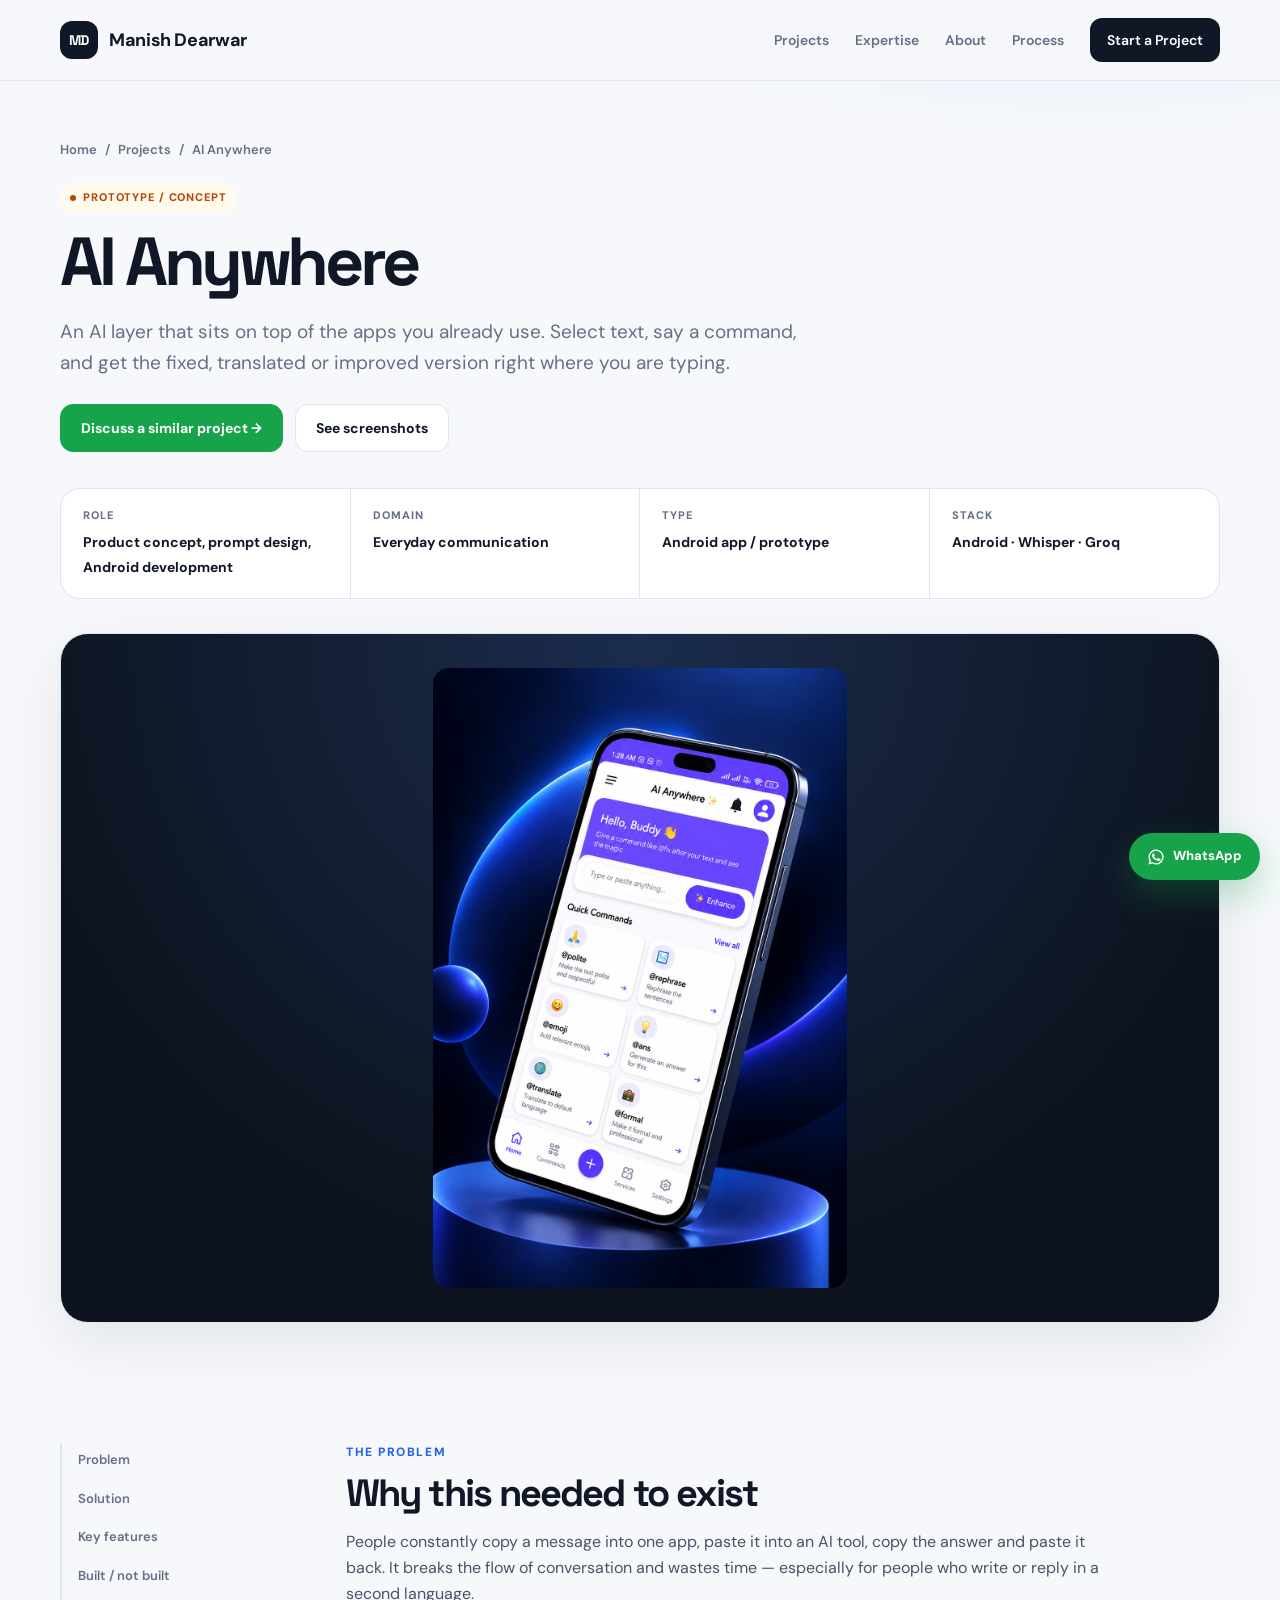
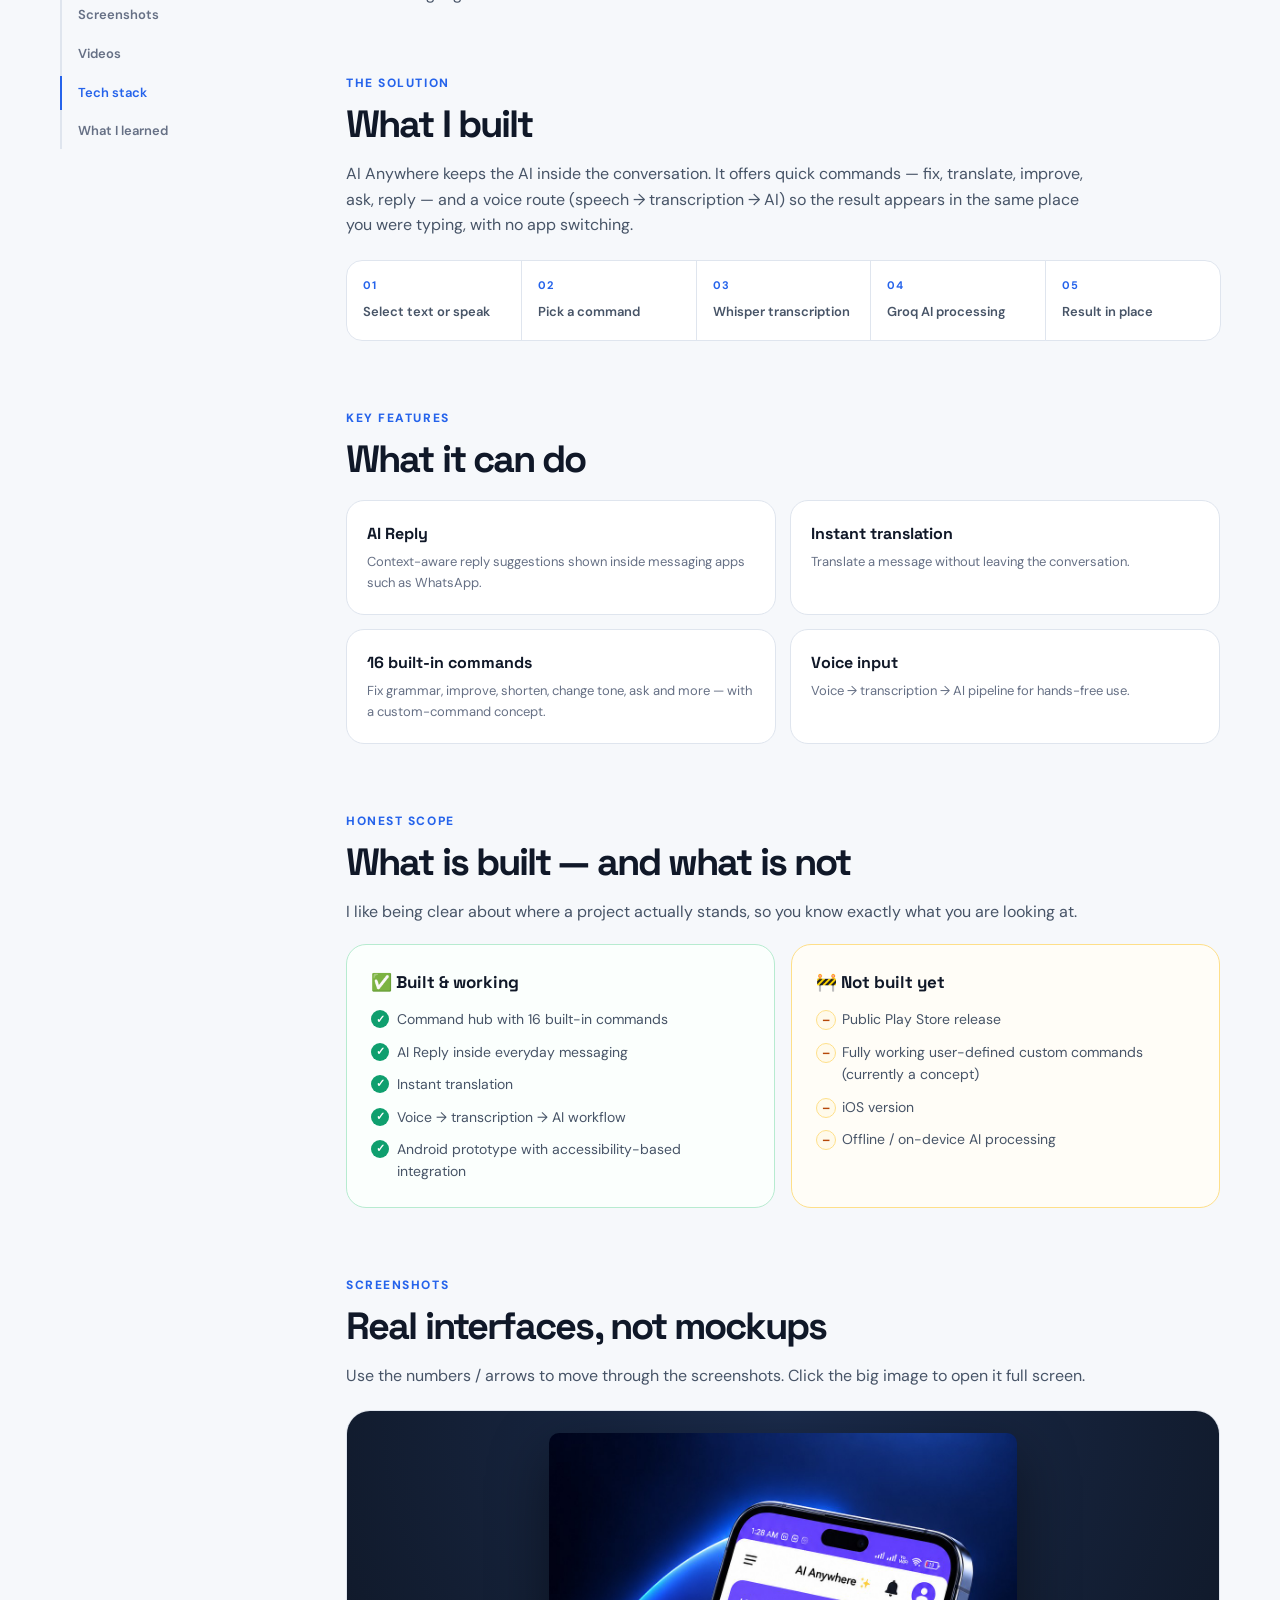
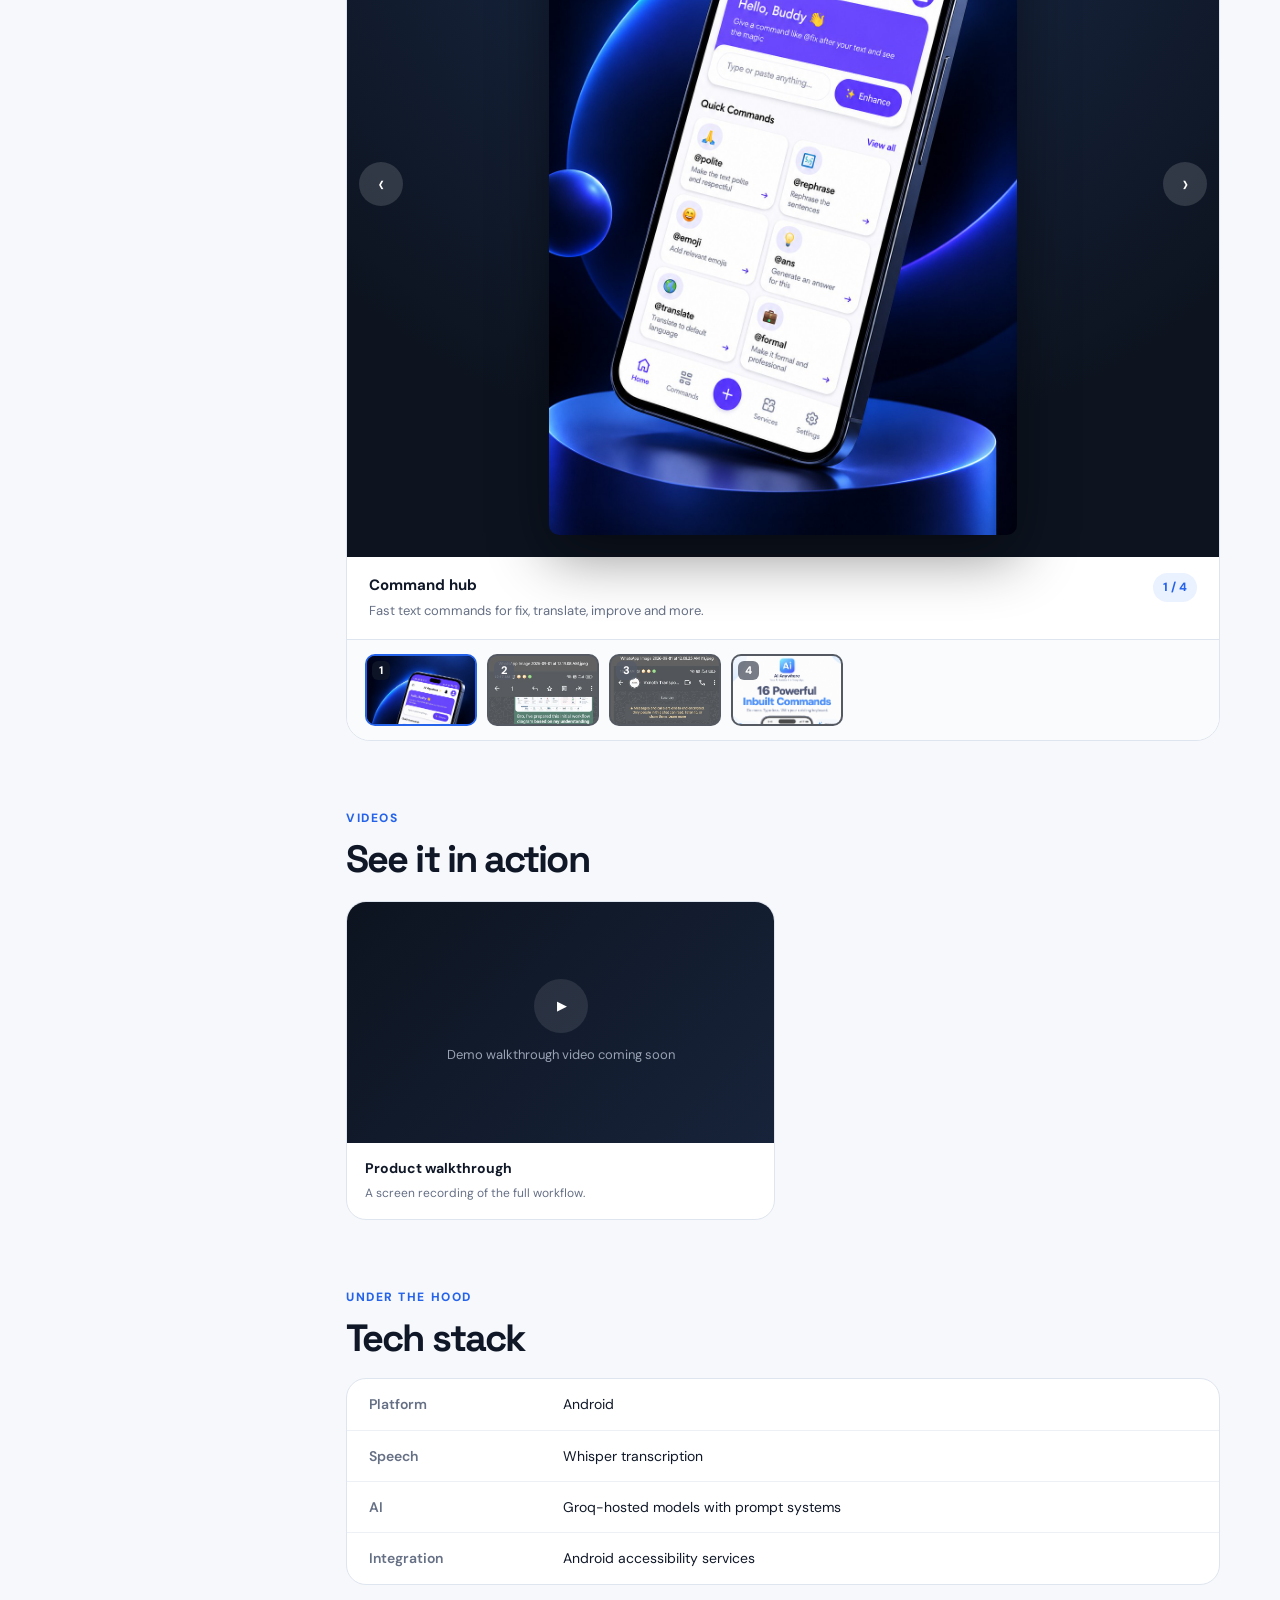
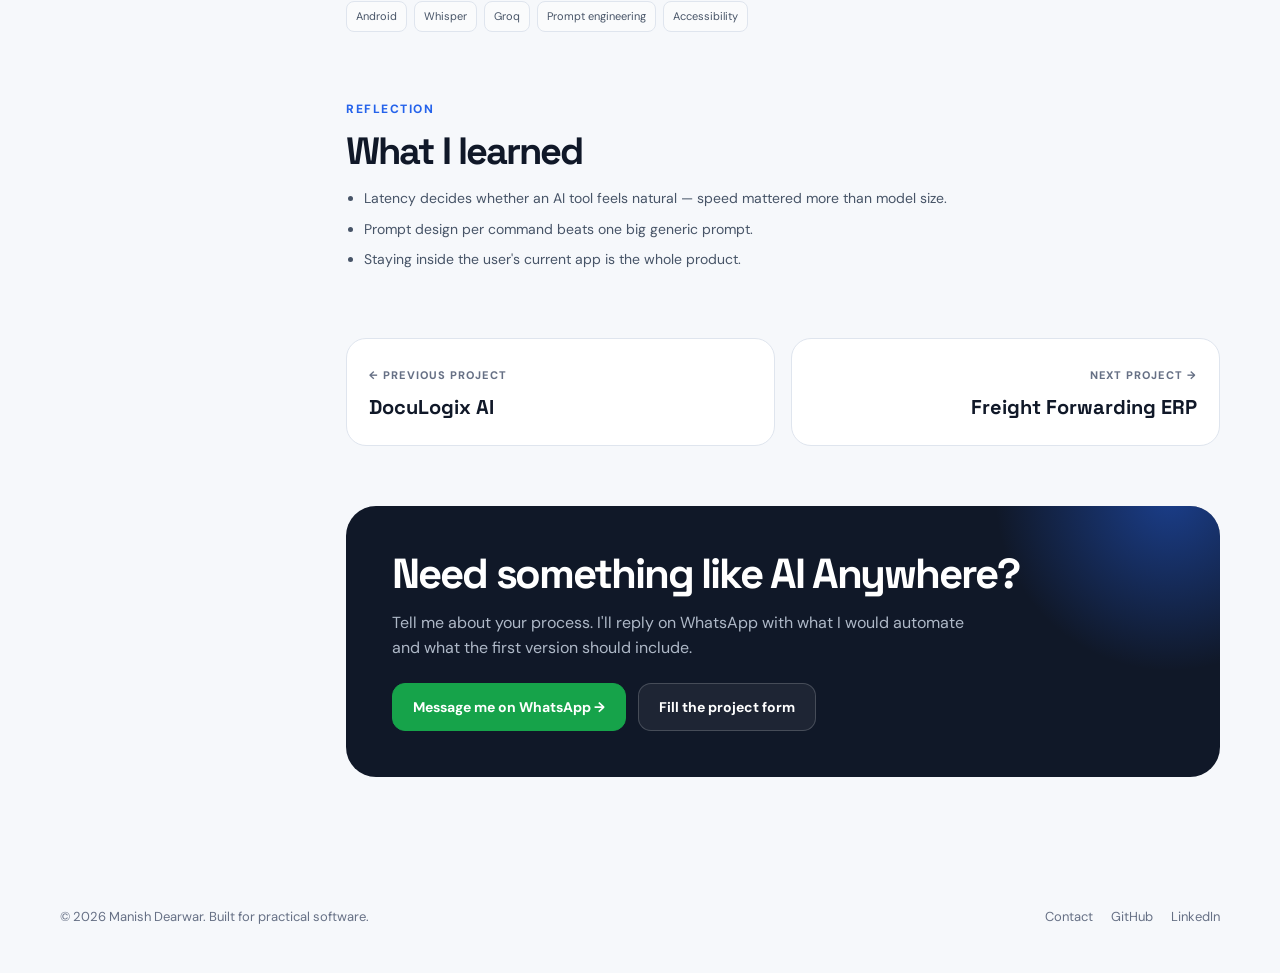
<file: project-ai-anywhere.html>
<!DOCTYPE html>
<html lang="en"><head><meta charset="UTF-8"><meta name="viewport" content="width=device-width, initial-scale=1.0">
<title>AI Anywhere — Manish Dearwar</title><meta name="description" content="A communication-focused AI product concept that helps people fix, translate, improve and reply to text without switching between apps.">
<meta property="og:title" content="AI Anywhere — Manish Dearwar"><meta property="og:description" content="A communication-focused AI product concept that helps people fix, translate, improve and reply to text without switching between apps."><meta property="og:type" content="website">
<link rel="preconnect" href="https://fonts.googleapis.com"><link rel="preconnect" href="https://fonts.gstatic.com" crossorigin><link href="https://fonts.googleapis.com/css2?family=DM+Sans:wght@400;500;600;700&family=Space+Grotesk:wght@500;600;700&display=swap" rel="stylesheet"><link rel="stylesheet" href="assets/css/style.css"></head>
<body>
<nav id="nav" class="solid"><div class="container nav-inner">
<a href="index.html" class="brand"><span class="brand-mark">MD</span><span>Manish Dearwar</span></a>
<div class="nav-links" id="navLinks">
<a href="index.html#work">Projects</a><a href="index.html#expertise">Expertise</a><a href="index.html#about">About</a><a href="index.html#process">Process</a>
<a href="index.html#contact" class="nav-cta">Start a Project</a></div>
<button class="menu" id="menu" aria-label="Open menu">☰</button></div></nav>
<main id="top">
<header class="p-hero"><div class="container">
<div class="crumbs"><a href="index.html">Home</a><span>/</span><a href="index.html#work">Projects</a><span>/</span>AI Anywhere</div>
<span class="status proto">Prototype / concept</span><h1 style="margin-top:16px">AI Anywhere</h1>
<p class="p-lead">An AI layer that sits on top of the apps you already use. Select text, say a command, and get the fixed, translated or improved version right where you are typing.</p>
<div class="hero-actions"><a class="btn btn-wa" data-wa="Hi Manish, I saw AI Anywhere on your portfolio and want to discuss a similar project.">Discuss a similar project →</a><a class="btn" href="#gallery">See screenshots</a></div>
<div class="p-meta"><div><small>Role</small><b>Product concept, prompt design, Android development</b></div><div><small>Domain</small><b>Everyday communication</b></div><div><small>Type</small><b>Android app / prototype</b></div><div><small>Stack</small><b>Android · Whisper · Groq</b></div></div>
<div class="p-cover phone"><img src="assets/img/ai-anywhere-app-home.jpg" alt="AI Anywhere main screen" data-zoom="assets/img/ai-anywhere-app-home.jpg" data-caption="AI Anywhere"></div>
</div></header>
<section style="padding-top:60px"><div class="container p-layout">
<aside class="toc"><a href="#problem">Problem</a><a href="#solution">Solution</a><a href="#features">Key features</a><a href="#status">Built / not built</a><a href="#gallery">Screenshots</a><a href="#videos">Videos</a><a href="#stack">Tech stack</a><a href="#learned">What I learned</a></aside>
<div>
<div class="block rv" id="problem"><div class="section-kicker">The problem</div><h2>Why this needed to exist</h2><p>People constantly copy a message into one app, paste it into an AI tool, copy the answer and paste it back. It breaks the flow of conversation and wastes time — especially for people who write or reply in a second language.</p></div>
<div class="block rv" id="solution"><div class="section-kicker">The solution</div><h2>What I built</h2><p>AI Anywhere keeps the AI inside the conversation. It offers quick commands — fix, translate, improve, ask, reply — and a voice route (speech → transcription → AI) so the result appears in the same place you were typing, with no app switching.</p><div class="flow"><div><b>01</b><span>Select text or speak</span></div><div><b>02</b><span>Pick a command</span></div><div><b>03</b><span>Whisper transcription</span></div><div><b>04</b><span>Groq AI processing</span></div><div><b>05</b><span>Result in place</span></div></div></div>
<div class="block rv" id="features"><div class="section-kicker">Key features</div><h2>What it can do</h2><div class="feat-grid"><div class="feat"><h3>AI Reply</h3><p>Context-aware reply suggestions shown inside messaging apps such as WhatsApp.</p></div><div class="feat"><h3>Instant translation</h3><p>Translate a message without leaving the conversation.</p></div><div class="feat"><h3>16 built-in commands</h3><p>Fix grammar, improve, shorten, change tone, ask and more — with a custom-command concept.</p></div><div class="feat"><h3>Voice input</h3><p>Voice → transcription → AI pipeline for hands-free use.</p></div></div></div>
<div class="block rv" id="status"><div class="section-kicker">Honest scope</div><h2>What is built — and what is not</h2><p>I like being clear about where a project actually stands, so you know exactly what you are looking at.</p>
<div class="two-col"><div class="panel built"><h3>✅ Built &amp; working</h3><ul><li>Command hub with 16 built-in commands</li><li>AI Reply inside everyday messaging</li><li>Instant translation</li><li>Voice → transcription → AI workflow</li><li>Android prototype with accessibility-based integration</li></ul></div><div class="panel notbuilt"><h3>🚧 Not built yet</h3><ul><li>Public Play Store release</li><li>Fully working user-defined custom commands (currently a concept)</li><li>iOS version</li><li>Offline / on-device AI processing</li></ul></div></div></div>
<div class="block rv" id="gallery"><div class="section-kicker">Screenshots</div><h2>Real interfaces, not mockups</h2><p>Use the numbers / arrows to move through the screenshots. Click the big image to open it full screen.</p><div class="viewer" id="viewer"><div class="stage"><button class="vp" aria-label="Previous image">‹</button><img id="vimg" src="assets/img/ai-anywhere-app-home.jpg" alt="Command hub" title="Click to enlarge"><button class="vn" aria-label="Next image">›</button></div>
<div class="vcap"><div><b id="vtitle">Command hub</b><span id="vdesc">Fast text commands for fix, translate, improve and more.</span></div><em id="vcount">1 / 4</em></div>
<div class="thumbs"><button class="thumb on" data-src="assets/img/ai-anywhere-app-home.jpg" data-title="Command hub" data-desc="Fast text commands for fix, translate, improve and more." aria-label="Image 1: Command hub"><img src="assets/img/ai-anywhere-app-home.jpg" alt="" loading="lazy" width="1024" height="1536"><i>1</i></button><button class="thumb" data-src="assets/img/ai-anywhere-ai-reply.jpg" data-title="AI Reply in WhatsApp" data-desc="Context-aware reply inside the chat." aria-label="Image 2: AI Reply in WhatsApp"><img src="assets/img/ai-anywhere-ai-reply.jpg" alt="" loading="lazy" width="398" height="962"><i>2</i></button><button class="thumb" data-src="assets/img/ai-anywhere-translation.jpg" data-title="Instant translation" data-desc="Translate without leaving the conversation." aria-label="Image 3: Instant translation"><img src="assets/img/ai-anywhere-translation.jpg" alt="" loading="lazy" width="407" height="935"><i>3</i></button><button class="thumb" data-src="assets/img/ai-anywhere-commands.jpg" data-title="16 built-in commands" data-desc="Built-in commands and the custom-command concept." aria-label="Image 4: 16 built-in commands"><img src="assets/img/ai-anywhere-commands.jpg" alt="" loading="lazy" width="941" height="1672"><i>4</i></button></div></div></div>
<div class="block rv" id="videos"><div class="section-kicker">Videos</div><h2>See it in action</h2><div class="videos"><!-- ADD A VIDEO: copy one block below, put your file in assets/projects/ai-anywhere/videos/ -->
<div class="video soon"><div class="frame"><div><i>▶</i>Demo walkthrough video coming soon</div></div><div class="meta"><b>Product walkthrough</b><span>A screen recording of the full workflow.</span></div></div>
<!-- Example (self-hosted):
<div class="video"><div class="frame"><video controls preload="metadata" poster="assets/projects/ai-anywhere/images/poster.jpg"><source src="assets/projects/ai-anywhere/videos/demo.mp4" type="video/mp4"></video></div><div class="meta"><b>Title</b><span>Description</span></div></div>
-->
<!-- Example (YouTube):
<div class="video"><div class="frame"><iframe src="https://www.youtube.com/embed/VIDEO_ID" allowfullscreen loading="lazy"></iframe></div><div class="meta"><b>Title</b><span>Description</span></div></div>
--></div></div>
<div class="block rv" id="stack"><div class="section-kicker">Under the hood</div><h2>Tech stack</h2><div class="tech-table"><div class="r"><span>Platform</span><div>Android</div></div><div class="r"><span>Speech</span><div>Whisper transcription</div></div><div class="r"><span>AI</span><div>Groq-hosted models with prompt systems</div></div><div class="r"><span>Integration</span><div>Android accessibility services</div></div></div><div class="techs" style="margin-top:16px"><span class="tech">Android</span><span class="tech">Whisper</span><span class="tech">Groq</span><span class="tech">Prompt engineering</span><span class="tech">Accessibility</span></div></div>
<div class="block rv" id="learned"><div class="section-kicker">Reflection</div><h2>What I learned</h2><ul class="learn"><li>Latency decides whether an AI tool feels natural — speed mattered more than model size.</li><li>Prompt design per command beats one big generic prompt.</li><li>Staying inside the user&#x27;s current app is the whole product.</li></ul></div>
<div class="p-next"><a href="project-doculogix-ai.html"><small>← Previous project</small><b>DocuLogix AI</b></a><a href="project-freight-erp.html"><small>Next project →</small><b>Freight Forwarding ERP</b></a></div>
<div class="cta-band"><h2>Need something like AI Anywhere?</h2><p>Tell me about your process. I'll reply on WhatsApp with what I would automate and what the first version should include.</p>
<div class="row"><a class="btn btn-wa" data-wa="Hi Manish, I saw AI Anywhere on your portfolio and want to discuss a similar project.">Message me on WhatsApp →</a><a class="btn btn-ghost-dark" href="index.html?project=AI%20Anywhere#contact">Fill the project form</a></div></div>
</div></div></section></main>
<footer><div class="container footer-inner"><div>© <span id="year"></span> Manish Dearwar. Built for practical software.</div>
<div class="footer-links"><a href="index.html#contact">Contact</a><a data-github target="_blank" rel="noopener">GitHub</a><a data-linkedin target="_blank" rel="noopener">LinkedIn</a></div></div></footer>
<a class="floating-wa" data-wa="Hi Manish, I saw your portfolio and want to discuss a project." aria-label="Chat on WhatsApp"><svg viewBox="0 0 24 24"><path d="M12 2a10 10 0 0 0-8.7 14.9L2 22l5.3-1.3A10 10 0 1 0 12 2Zm0 18.2c-1.5 0-3-.4-4.2-1.200l-.3-.2-3 .8.8-2.9-.2-.3A8.200 8.200 0 1 1 12 20.200Zm4.500-6.100c-.2-.1-1.500-.7-1.700-.8-.2-.1-.4-.1-.6.100l-.8 1c-.1.200-.3.200-.5.100-1.500-.7-2.400-1.300-3.400-2.900-.3-.4.300-.4.800-1.400.1-.2 0-.3 0-.5l-.8-1.800c-.2-.5-.4-.4-.6-.4h-.5c-.2 0-.5.100-.7.300-.7.700-1 1.500-1 2.400.1 1 .5 2 1.200 2.900 1.300 1.700 3 3 5 3.700 1.800.6 2.300.5 3.100.4.600-.1 1.600-.7 1.800-1.300.2-.6.200-1.100.2-1.200-.1-.1-.3-.2-.5-.3Z"/></svg><span>WhatsApp</span></a>
<script src="assets/js/site.js"></script>
</body></html>
</file>
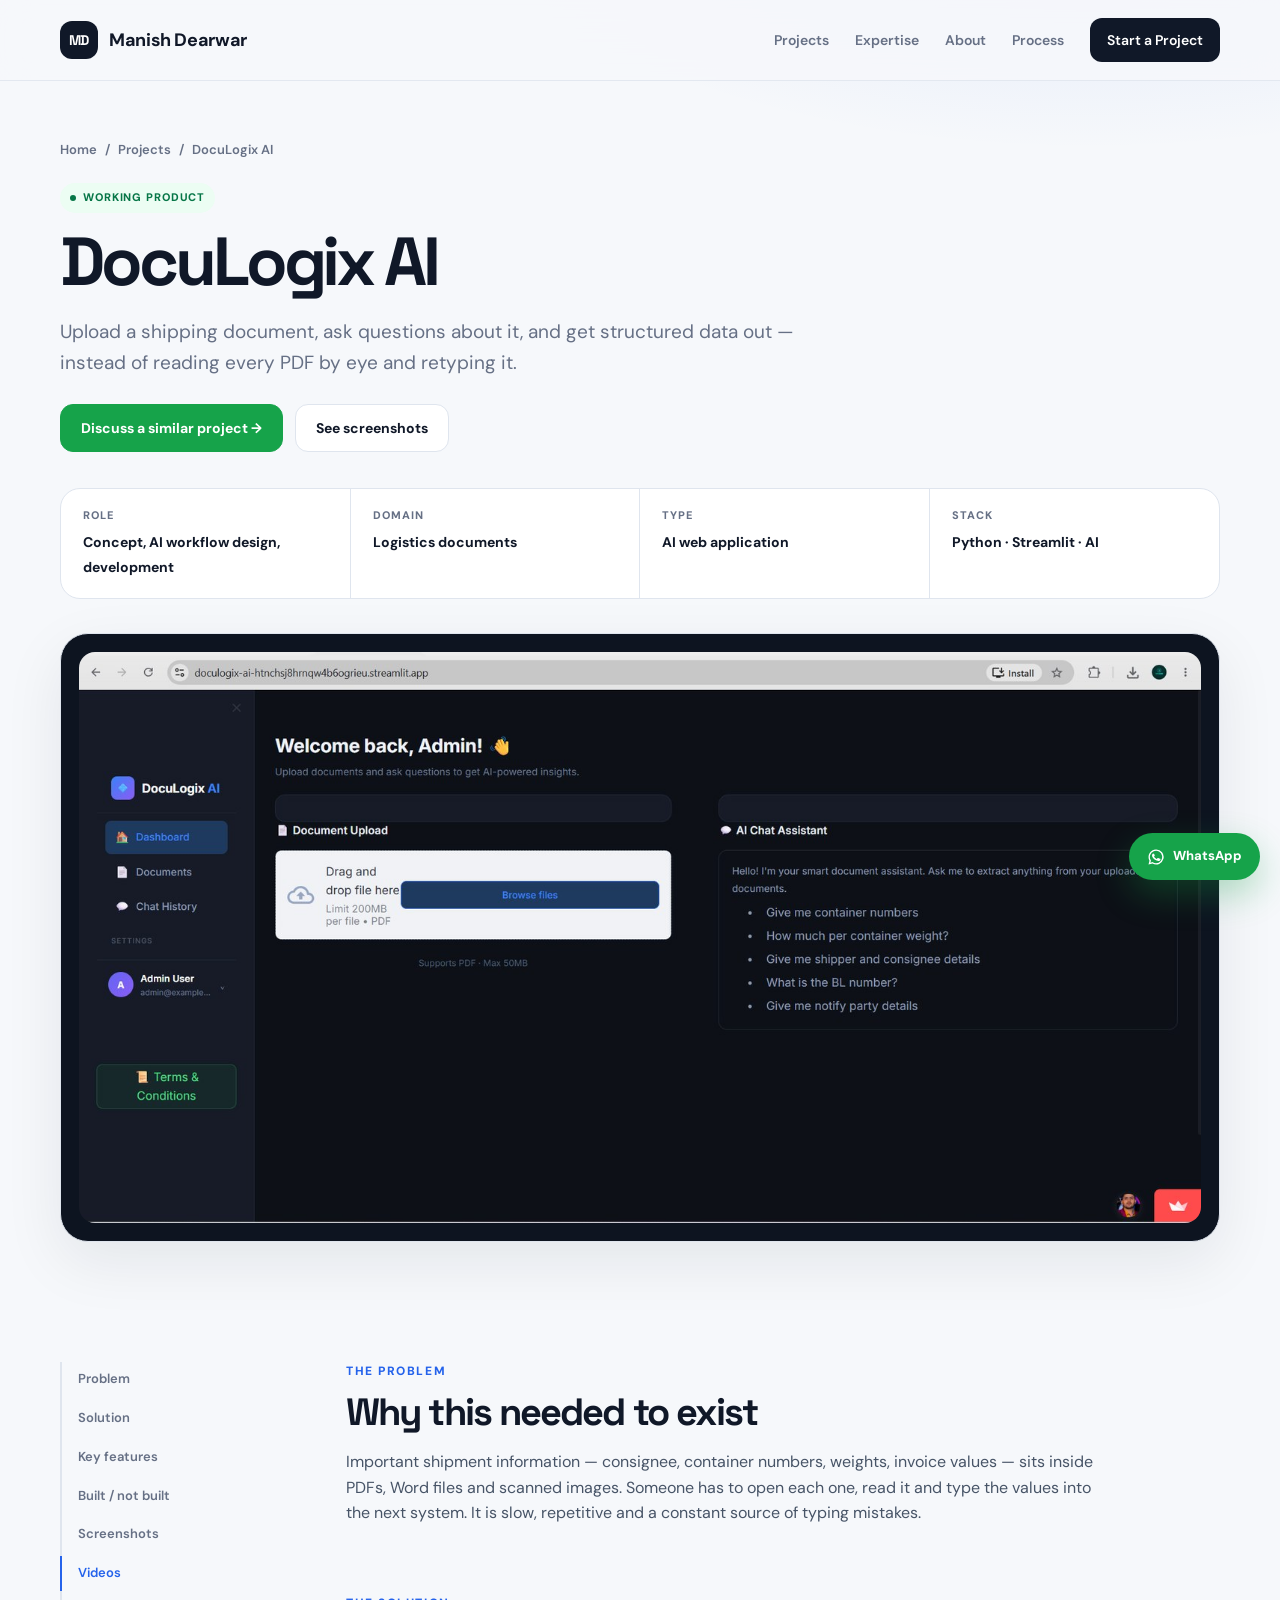
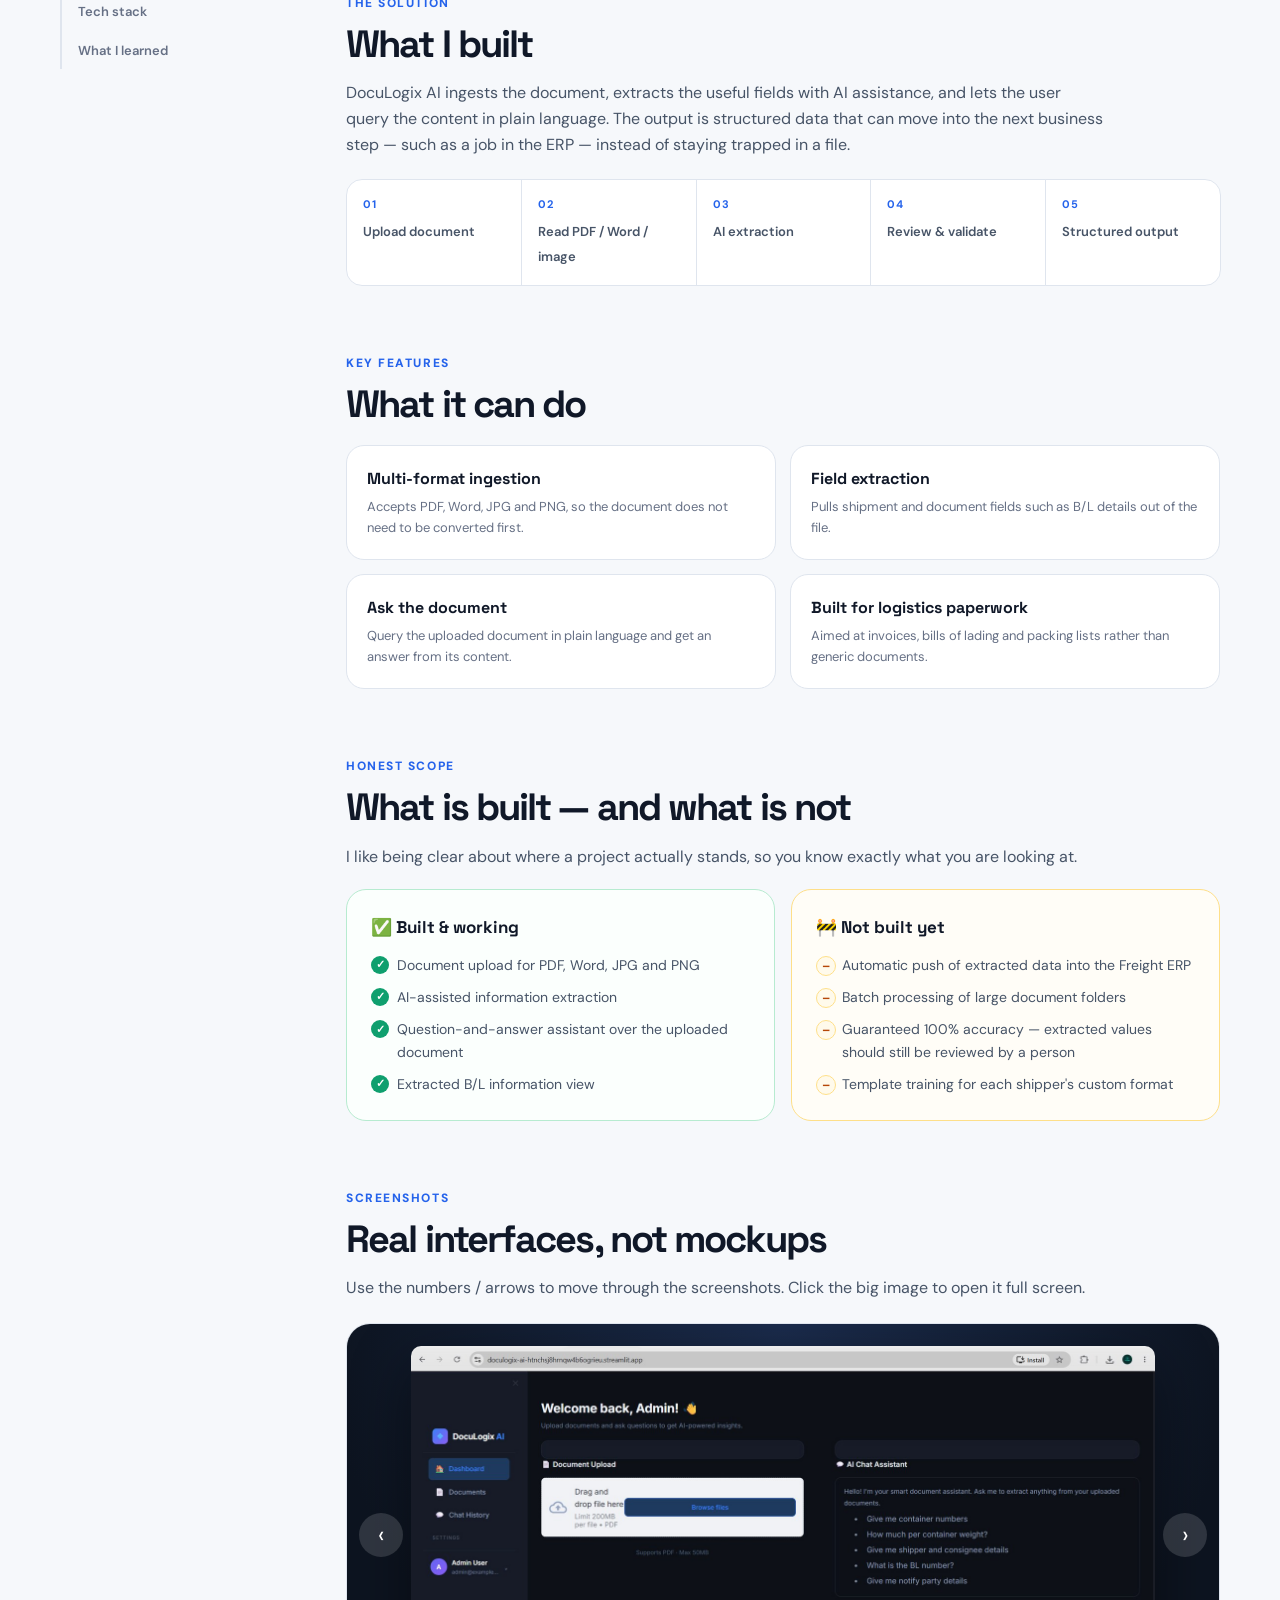
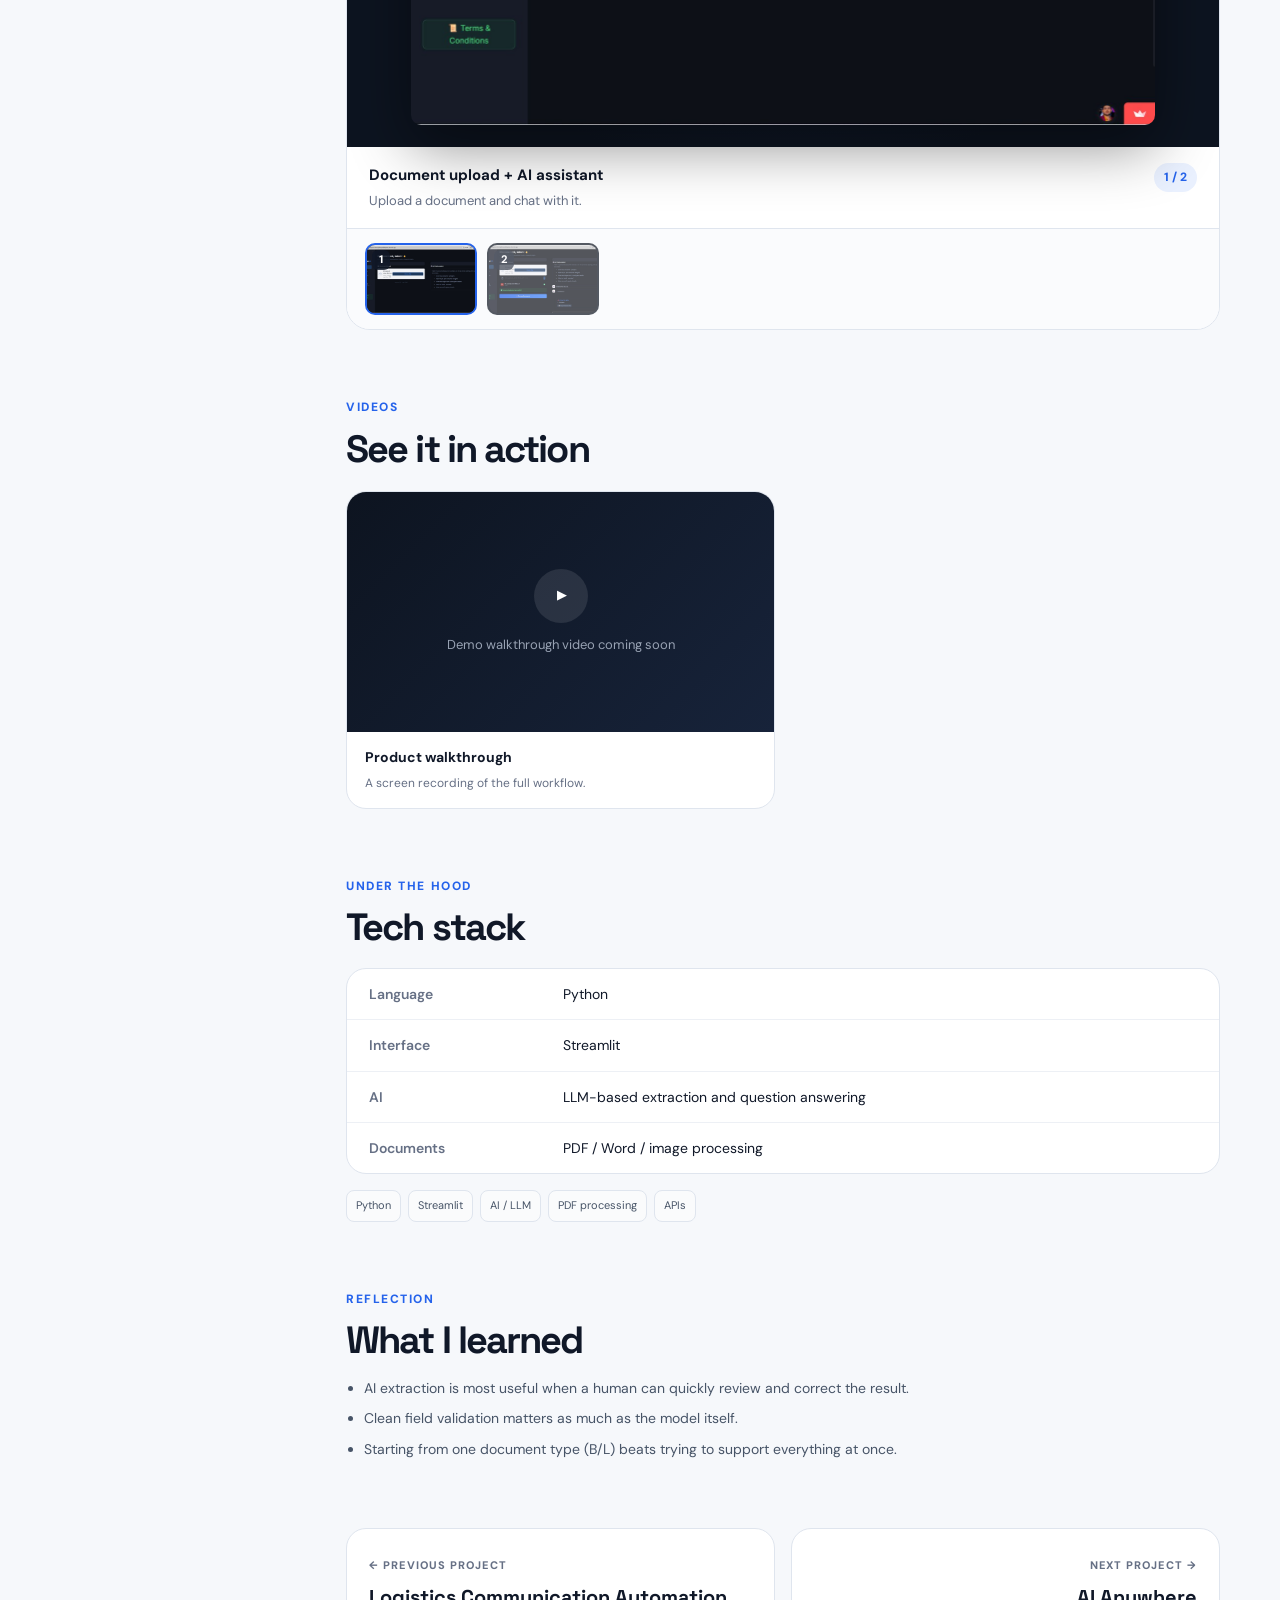
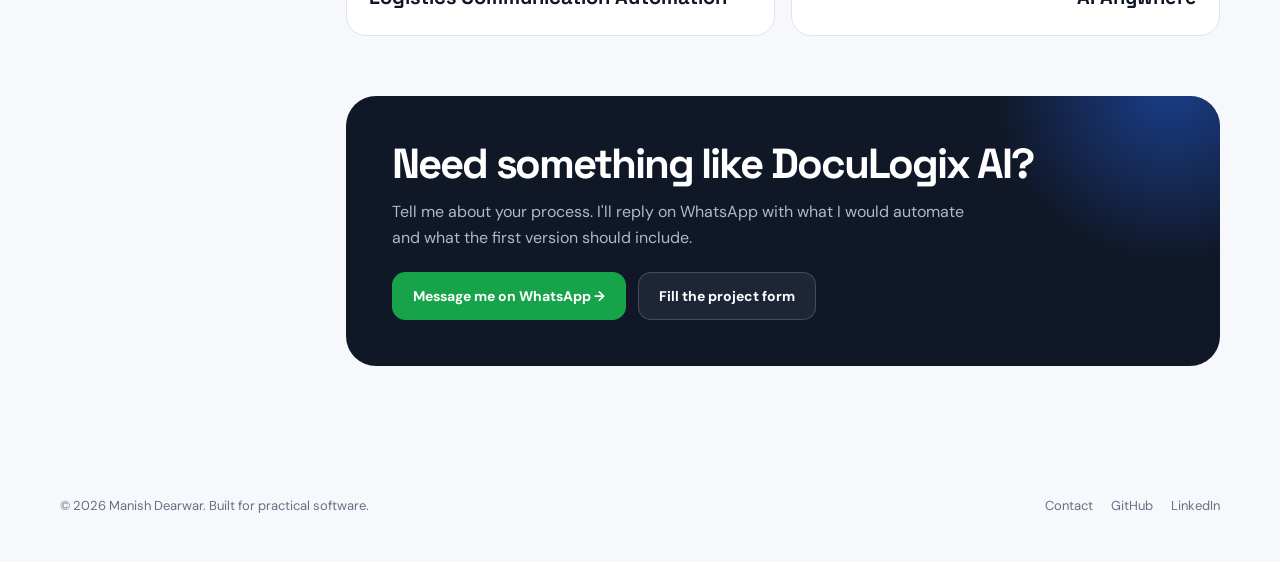
<file: project-doculogix-ai.html>
<!DOCTYPE html>
<html lang="en"><head><meta charset="UTF-8"><meta name="viewport" content="width=device-width, initial-scale=1.0">
<title>DocuLogix AI — Manish Dearwar</title><meta name="description" content="An AI document assistant for operational documents. It turns information locked inside PDFs, Word files and images into usable business data.">
<meta property="og:title" content="DocuLogix AI — Manish Dearwar"><meta property="og:description" content="An AI document assistant for operational documents. It turns information locked inside PDFs, Word files and images into usable business data."><meta property="og:type" content="website">
<link rel="preconnect" href="https://fonts.googleapis.com"><link rel="preconnect" href="https://fonts.gstatic.com" crossorigin><link href="https://fonts.googleapis.com/css2?family=DM+Sans:wght@400;500;600;700&family=Space+Grotesk:wght@500;600;700&display=swap" rel="stylesheet"><link rel="stylesheet" href="assets/css/style.css"></head>
<body>
<nav id="nav" class="solid"><div class="container nav-inner">
<a href="index.html" class="brand"><span class="brand-mark">MD</span><span>Manish Dearwar</span></a>
<div class="nav-links" id="navLinks">
<a href="index.html#work">Projects</a><a href="index.html#expertise">Expertise</a><a href="index.html#about">About</a><a href="index.html#process">Process</a>
<a href="index.html#contact" class="nav-cta">Start a Project</a></div>
<button class="menu" id="menu" aria-label="Open menu">☰</button></div></nav>
<main id="top">
<header class="p-hero"><div class="container">
<div class="crumbs"><a href="index.html">Home</a><span>/</span><a href="index.html#work">Projects</a><span>/</span>DocuLogix AI</div>
<span class="status live">Working product</span><h1 style="margin-top:16px">DocuLogix AI</h1>
<p class="p-lead">Upload a shipping document, ask questions about it, and get structured data out — instead of reading every PDF by eye and retyping it.</p>
<div class="hero-actions"><a class="btn btn-wa" data-wa="Hi Manish, I saw DocuLogix AI on your portfolio and want to discuss a similar project.">Discuss a similar project →</a><a class="btn" href="#gallery">See screenshots</a></div>
<div class="p-meta"><div><small>Role</small><b>Concept, AI workflow design, development</b></div><div><small>Domain</small><b>Logistics documents</b></div><div><small>Type</small><b>AI web application</b></div><div><small>Stack</small><b>Python · Streamlit · AI</b></div></div>
<div class="p-cover"><img src="assets/img/doculogix-dashboard.jpg" alt="DocuLogix AI main screen" data-zoom="assets/img/doculogix-dashboard.jpg" data-caption="DocuLogix AI"></div>
</div></header>
<section style="padding-top:60px"><div class="container p-layout">
<aside class="toc"><a href="#problem">Problem</a><a href="#solution">Solution</a><a href="#features">Key features</a><a href="#status">Built / not built</a><a href="#gallery">Screenshots</a><a href="#videos">Videos</a><a href="#stack">Tech stack</a><a href="#learned">What I learned</a></aside>
<div>
<div class="block rv" id="problem"><div class="section-kicker">The problem</div><h2>Why this needed to exist</h2><p>Important shipment information — consignee, container numbers, weights, invoice values — sits inside PDFs, Word files and scanned images. Someone has to open each one, read it and type the values into the next system. It is slow, repetitive and a constant source of typing mistakes.</p></div>
<div class="block rv" id="solution"><div class="section-kicker">The solution</div><h2>What I built</h2><p>DocuLogix AI ingests the document, extracts the useful fields with AI assistance, and lets the user query the content in plain language. The output is structured data that can move into the next business step — such as a job in the ERP — instead of staying trapped in a file.</p><div class="flow"><div><b>01</b><span>Upload document</span></div><div><b>02</b><span>Read PDF / Word / image</span></div><div><b>03</b><span>AI extraction</span></div><div><b>04</b><span>Review &amp; validate</span></div><div><b>05</b><span>Structured output</span></div></div></div>
<div class="block rv" id="features"><div class="section-kicker">Key features</div><h2>What it can do</h2><div class="feat-grid"><div class="feat"><h3>Multi-format ingestion</h3><p>Accepts PDF, Word, JPG and PNG, so the document does not need to be converted first.</p></div><div class="feat"><h3>Field extraction</h3><p>Pulls shipment and document fields such as B/L details out of the file.</p></div><div class="feat"><h3>Ask the document</h3><p>Query the uploaded document in plain language and get an answer from its content.</p></div><div class="feat"><h3>Built for logistics paperwork</h3><p>Aimed at invoices, bills of lading and packing lists rather than generic documents.</p></div></div></div>
<div class="block rv" id="status"><div class="section-kicker">Honest scope</div><h2>What is built — and what is not</h2><p>I like being clear about where a project actually stands, so you know exactly what you are looking at.</p>
<div class="two-col"><div class="panel built"><h3>✅ Built &amp; working</h3><ul><li>Document upload for PDF, Word, JPG and PNG</li><li>AI-assisted information extraction</li><li>Question-and-answer assistant over the uploaded document</li><li>Extracted B/L information view</li></ul></div><div class="panel notbuilt"><h3>🚧 Not built yet</h3><ul><li>Automatic push of extracted data into the Freight ERP</li><li>Batch processing of large document folders</li><li>Guaranteed 100% accuracy — extracted values should still be reviewed by a person</li><li>Template training for each shipper&#x27;s custom format</li></ul></div></div></div>
<div class="block rv" id="gallery"><div class="section-kicker">Screenshots</div><h2>Real interfaces, not mockups</h2><p>Use the numbers / arrows to move through the screenshots. Click the big image to open it full screen.</p><div class="viewer" id="viewer"><div class="stage"><button class="vp" aria-label="Previous image">‹</button><img id="vimg" src="assets/img/doculogix-dashboard.jpg" alt="Document upload + AI assistant" title="Click to enlarge"><button class="vn" aria-label="Next image">›</button></div>
<div class="vcap"><div><b id="vtitle">Document upload + AI assistant</b><span id="vdesc">Upload a document and chat with it.</span></div><em id="vcount">1 / 2</em></div>
<div class="thumbs"><button class="thumb on" data-src="assets/img/doculogix-dashboard.jpg" data-title="Document upload + AI assistant" data-desc="Upload a document and chat with it." aria-label="Image 1: Document upload + AI assistant"><img src="assets/img/doculogix-dashboard.jpg" alt="" loading="lazy" width="1500" height="764"><i>1</i></button><button class="thumb" data-src="assets/img/doculogix-extraction.jpg" data-title="Extracted B/L information" data-desc="Structured fields pulled out of the document." aria-label="Image 2: Extracted B/L information"><img src="assets/img/doculogix-extraction.jpg" alt="" loading="lazy" width="1500" height="759"><i>2</i></button></div></div></div>
<div class="block rv" id="videos"><div class="section-kicker">Videos</div><h2>See it in action</h2><div class="videos"><!-- ADD A VIDEO: copy one block below, put your file in assets/projects/doculogix-ai/videos/ -->
<div class="video soon"><div class="frame"><div><i>▶</i>Demo walkthrough video coming soon</div></div><div class="meta"><b>Product walkthrough</b><span>A screen recording of the full workflow.</span></div></div>
<!-- Example (self-hosted):
<div class="video"><div class="frame"><video controls preload="metadata" poster="assets/projects/doculogix-ai/images/poster.jpg"><source src="assets/projects/doculogix-ai/videos/demo.mp4" type="video/mp4"></video></div><div class="meta"><b>Title</b><span>Description</span></div></div>
-->
<!-- Example (YouTube):
<div class="video"><div class="frame"><iframe src="https://www.youtube.com/embed/VIDEO_ID" allowfullscreen loading="lazy"></iframe></div><div class="meta"><b>Title</b><span>Description</span></div></div>
--></div></div>
<div class="block rv" id="stack"><div class="section-kicker">Under the hood</div><h2>Tech stack</h2><div class="tech-table"><div class="r"><span>Language</span><div>Python</div></div><div class="r"><span>Interface</span><div>Streamlit</div></div><div class="r"><span>AI</span><div>LLM-based extraction and question answering</div></div><div class="r"><span>Documents</span><div>PDF / Word / image processing</div></div></div><div class="techs" style="margin-top:16px"><span class="tech">Python</span><span class="tech">Streamlit</span><span class="tech">AI / LLM</span><span class="tech">PDF processing</span><span class="tech">APIs</span></div></div>
<div class="block rv" id="learned"><div class="section-kicker">Reflection</div><h2>What I learned</h2><ul class="learn"><li>AI extraction is most useful when a human can quickly review and correct the result.</li><li>Clean field validation matters as much as the model itself.</li><li>Starting from one document type (B/L) beats trying to support everything at once.</li></ul></div>
<div class="p-next"><a href="project-logistics-communication-automation.html"><small>← Previous project</small><b>Logistics Communication Automation</b></a><a href="project-ai-anywhere.html"><small>Next project →</small><b>AI Anywhere</b></a></div>
<div class="cta-band"><h2>Need something like DocuLogix AI?</h2><p>Tell me about your process. I'll reply on WhatsApp with what I would automate and what the first version should include.</p>
<div class="row"><a class="btn btn-wa" data-wa="Hi Manish, I saw DocuLogix AI on your portfolio and want to discuss a similar project.">Message me on WhatsApp →</a><a class="btn btn-ghost-dark" href="index.html?project=DocuLogix%20AI#contact">Fill the project form</a></div></div>
</div></div></section></main>
<footer><div class="container footer-inner"><div>© <span id="year"></span> Manish Dearwar. Built for practical software.</div>
<div class="footer-links"><a href="index.html#contact">Contact</a><a data-github target="_blank" rel="noopener">GitHub</a><a data-linkedin target="_blank" rel="noopener">LinkedIn</a></div></div></footer>
<a class="floating-wa" data-wa="Hi Manish, I saw your portfolio and want to discuss a project." aria-label="Chat on WhatsApp"><svg viewBox="0 0 24 24"><path d="M12 2a10 10 0 0 0-8.7 14.9L2 22l5.3-1.3A10 10 0 1 0 12 2Zm0 18.2c-1.5 0-3-.4-4.2-1.200l-.3-.2-3 .8.8-2.9-.2-.3A8.200 8.200 0 1 1 12 20.200Zm4.500-6.100c-.2-.1-1.500-.7-1.700-.8-.2-.1-.4-.1-.6.100l-.8 1c-.1.200-.3.200-.5.100-1.500-.7-2.400-1.300-3.400-2.900-.3-.4.300-.4.800-1.400.1-.2 0-.3 0-.5l-.8-1.800c-.2-.5-.4-.4-.6-.4h-.5c-.2 0-.5.100-.7.300-.7.700-1 1.500-1 2.400.1 1 .5 2 1.200 2.900 1.300 1.700 3 3 5 3.700 1.800.6 2.300.5 3.100.4.600-.1 1.600-.7 1.800-1.300.2-.6.200-1.100.2-1.200-.1-.1-.3-.2-.5-.3Z"/></svg><span>WhatsApp</span></a>
<script src="assets/js/site.js"></script>
</body></html>
</file>
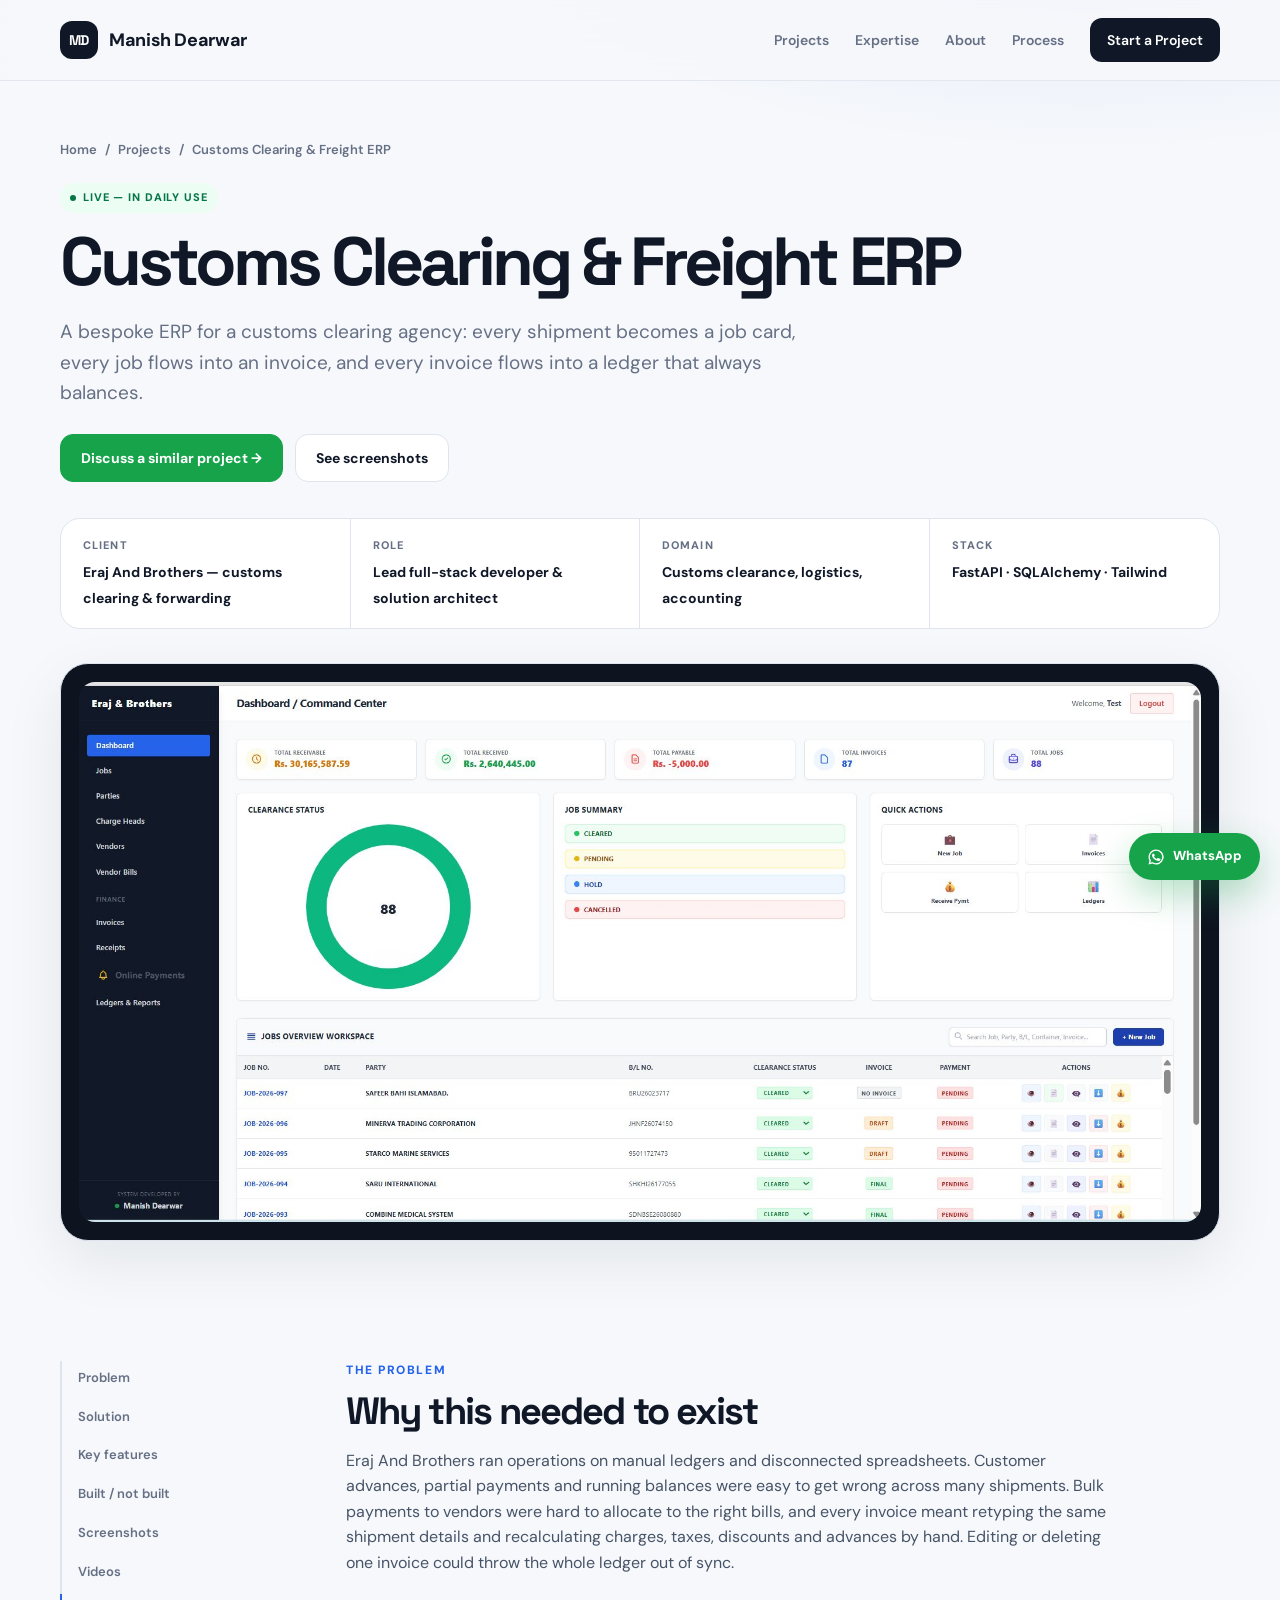
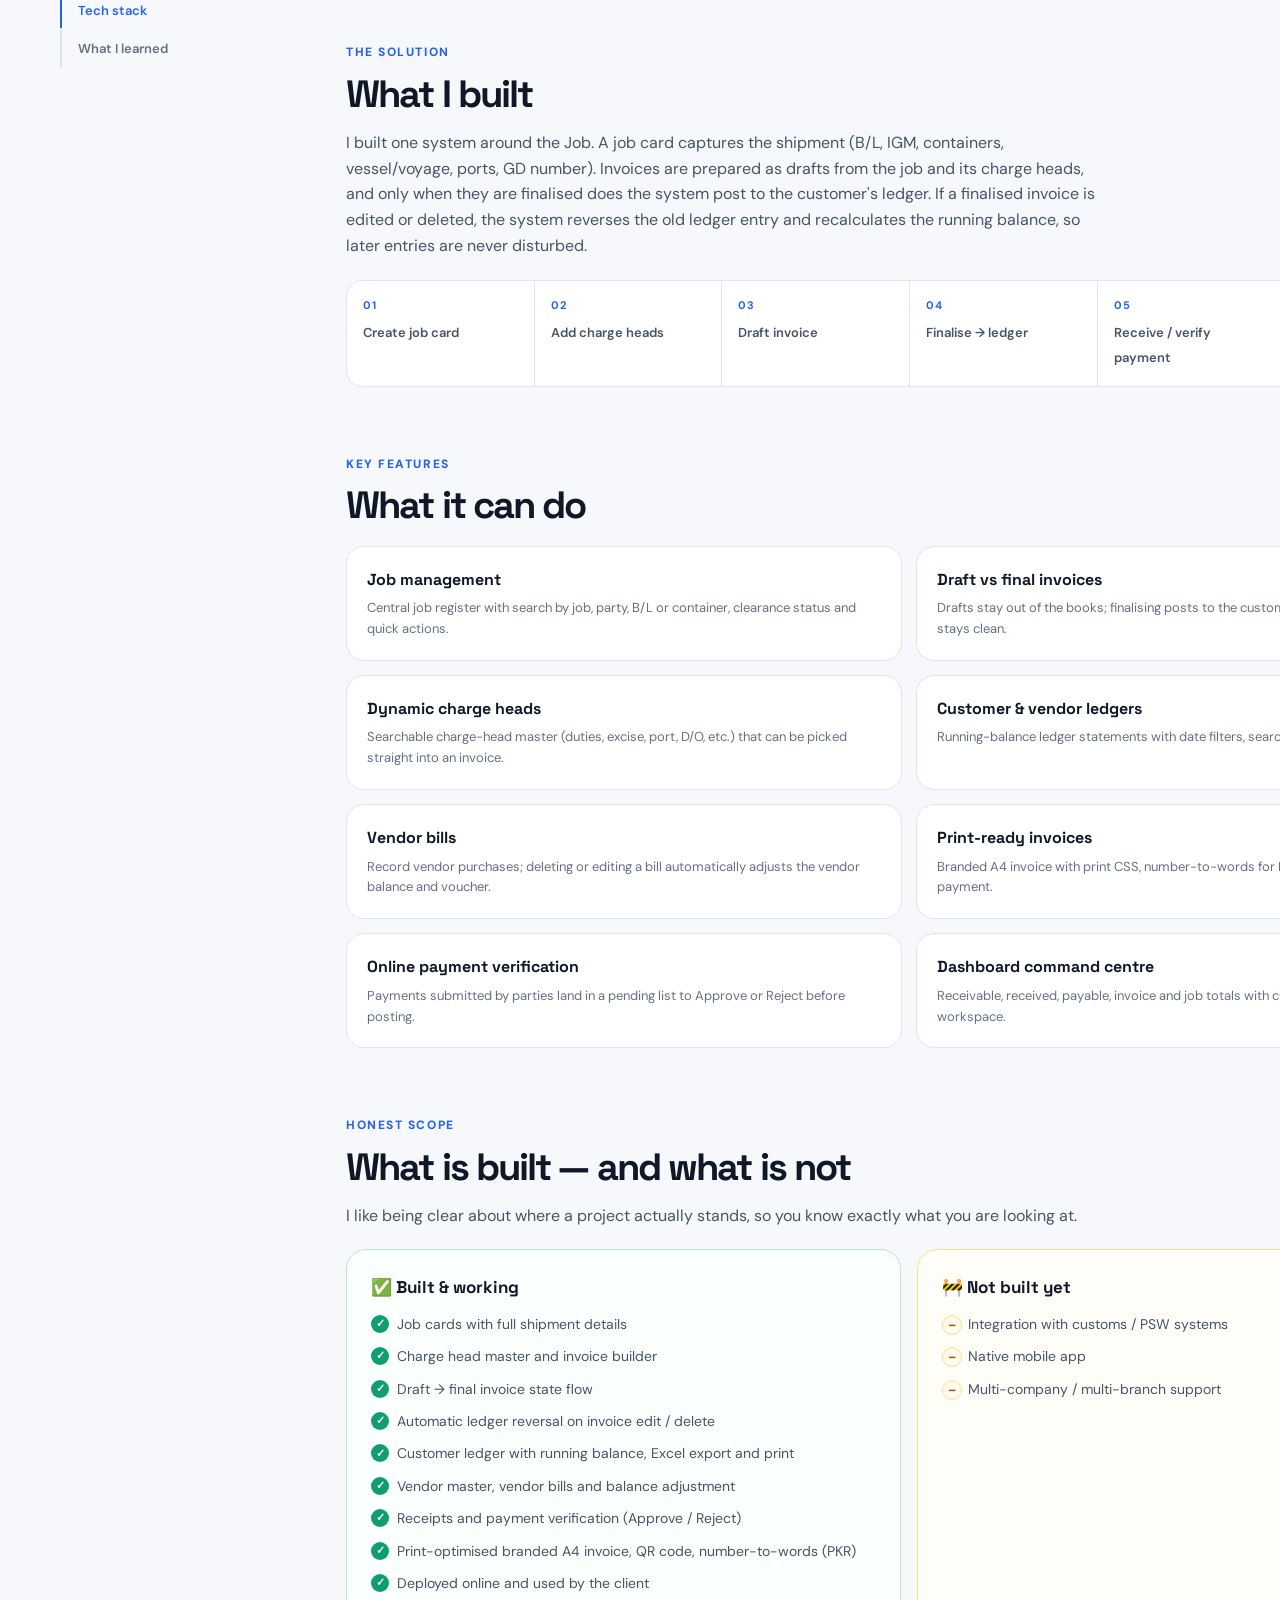
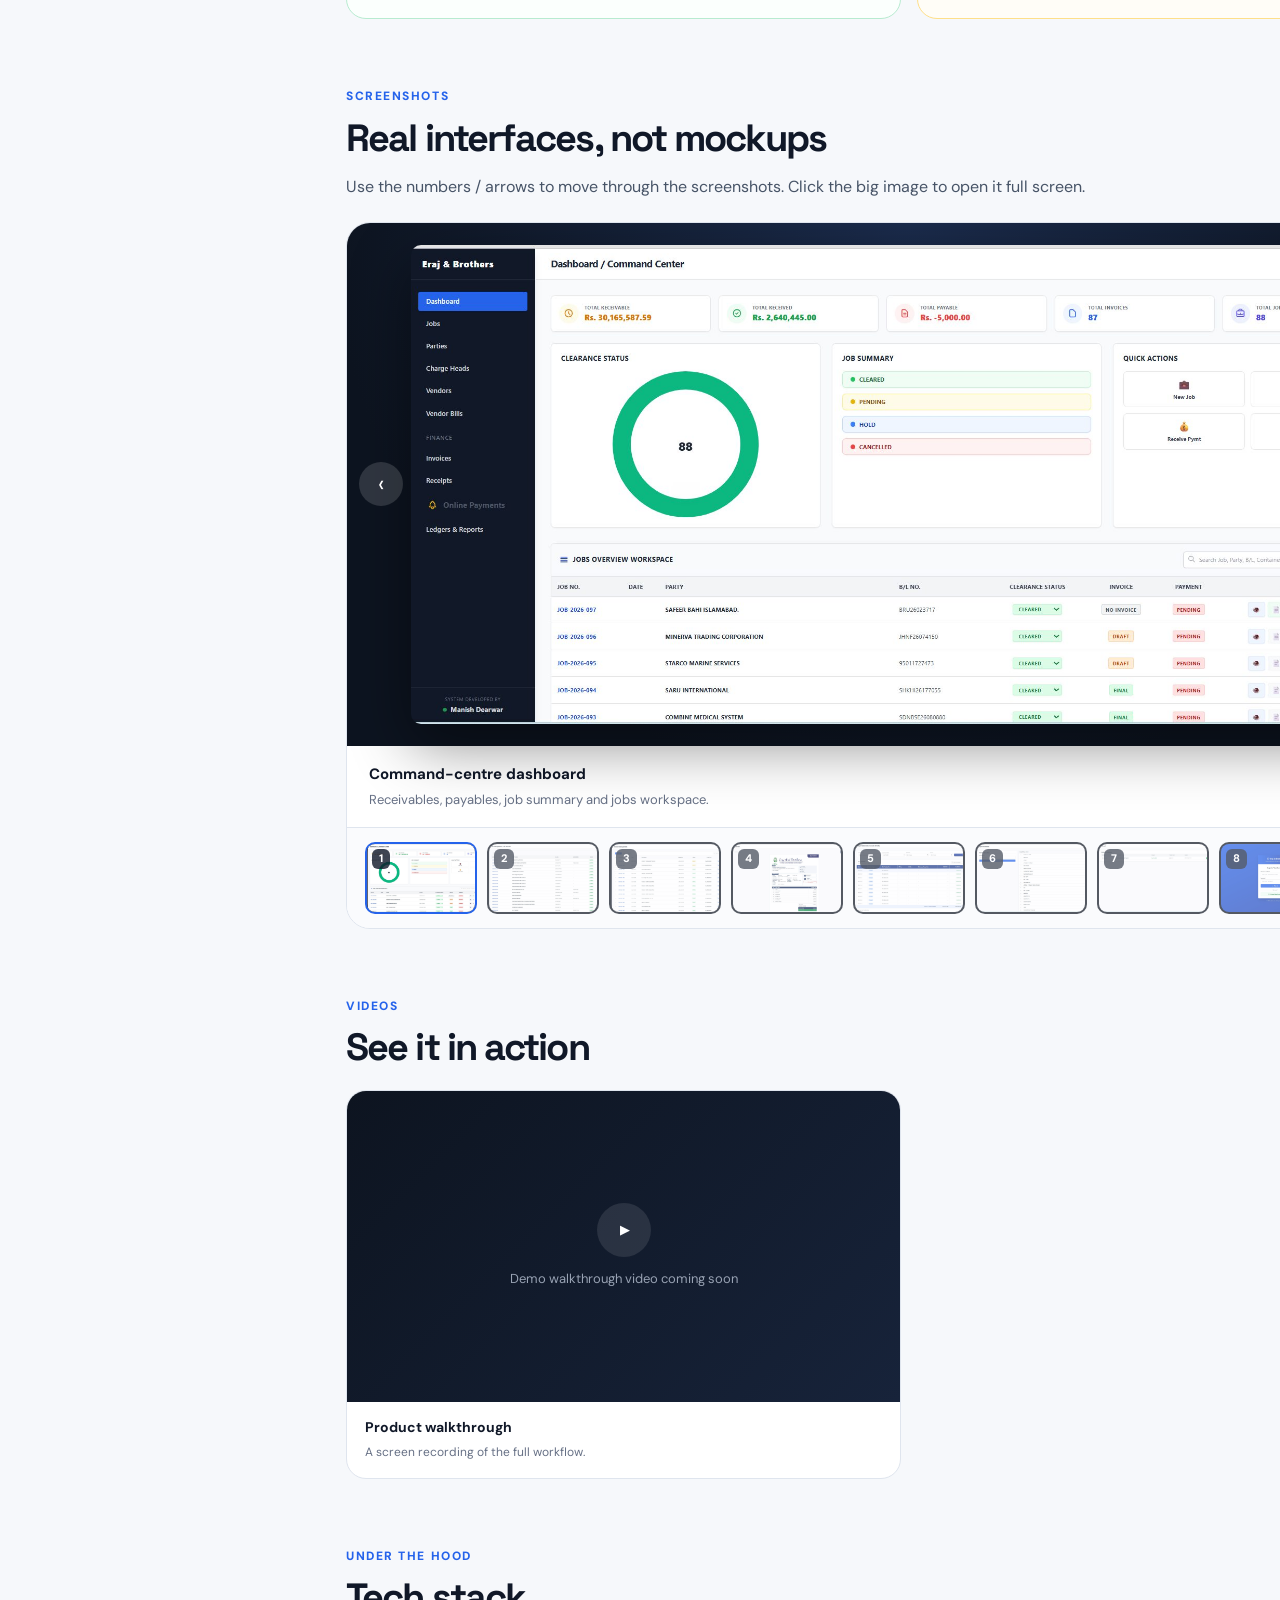
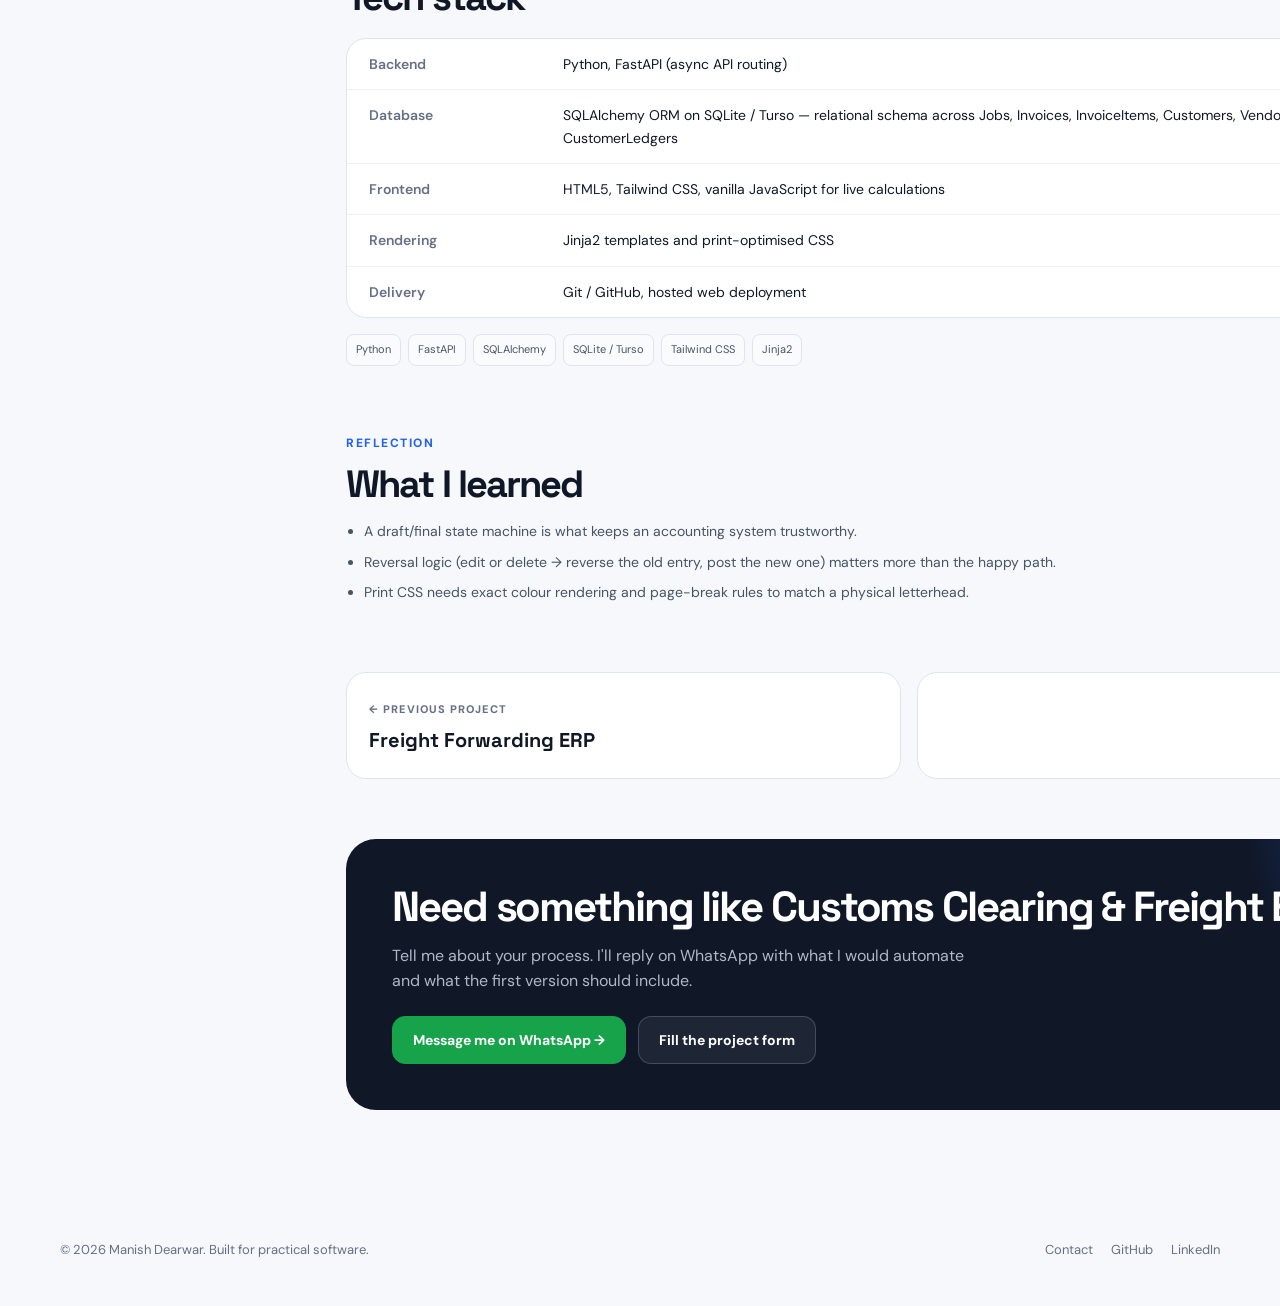
<file: project-eraj-customs-erp.html>
<!DOCTYPE html>
<html lang="en"><head><meta charset="UTF-8"><meta name="viewport" content="width=device-width, initial-scale=1.0">
<title>Customs Clearing &amp; Freight ERP — Manish Dearwar</title><meta name="description" content="A custom web ERP built for Eraj And Brothers, a customs clearing and forwarding agency — jobs, invoices, vendor bills and a double-entry style ledger in one system.">
<meta property="og:title" content="Customs Clearing &amp; Freight ERP — Manish Dearwar"><meta property="og:description" content="A custom web ERP built for Eraj And Brothers, a customs clearing and forwarding agency — jobs, invoices, vendor bills and a double-entry style ledger in one system."><meta property="og:type" content="website">
<link rel="preconnect" href="https://fonts.googleapis.com"><link rel="preconnect" href="https://fonts.gstatic.com" crossorigin><link href="https://fonts.googleapis.com/css2?family=DM+Sans:wght@400;500;600;700&family=Space+Grotesk:wght@500;600;700&display=swap" rel="stylesheet"><link rel="stylesheet" href="assets/css/style.css"></head>
<body>
<nav id="nav" class="solid"><div class="container nav-inner">
<a href="index.html" class="brand"><span class="brand-mark">MD</span><span>Manish Dearwar</span></a>
<div class="nav-links" id="navLinks">
<a href="index.html#work">Projects</a><a href="index.html#expertise">Expertise</a><a href="index.html#about">About</a><a href="index.html#process">Process</a>
<a href="index.html#contact" class="nav-cta">Start a Project</a></div>
<button class="menu" id="menu" aria-label="Open menu">☰</button></div></nav>
<main id="top">
<header class="p-hero"><div class="container">
<div class="crumbs"><a href="index.html">Home</a><span>/</span><a href="index.html#work">Projects</a><span>/</span>Customs Clearing &amp; Freight ERP</div>
<span class="status live">Live — in daily use</span><h1 style="margin-top:16px">Customs Clearing &amp; Freight ERP</h1>
<p class="p-lead">A bespoke ERP for a customs clearing agency: every shipment becomes a job card, every job flows into an invoice, and every invoice flows into a ledger that always balances.</p>
<div class="hero-actions"><a class="btn btn-wa" data-wa="Hi Manish, I saw Customs Clearing &amp; Freight ERP on your portfolio and want to discuss a similar project.">Discuss a similar project →</a><a class="btn" href="#gallery">See screenshots</a></div>
<div class="p-meta"><div><small>Client</small><b>Eraj And Brothers — customs clearing &amp; forwarding</b></div><div><small>Role</small><b>Lead full-stack developer &amp; solution architect</b></div><div><small>Domain</small><b>Customs clearance, logistics, accounting</b></div><div><small>Stack</small><b>FastAPI · SQLAlchemy · Tailwind</b></div></div>
<div class="p-cover"><img src="assets/img/eraj-dashboard.jpg" alt="Customs Clearing &amp; Freight ERP main screen" data-zoom="assets/img/eraj-dashboard.jpg" data-caption="Customs Clearing &amp; Freight ERP"></div>
</div></header>
<section style="padding-top:60px"><div class="container p-layout">
<aside class="toc"><a href="#problem">Problem</a><a href="#solution">Solution</a><a href="#features">Key features</a><a href="#status">Built / not built</a><a href="#gallery">Screenshots</a><a href="#videos">Videos</a><a href="#stack">Tech stack</a><a href="#learned">What I learned</a></aside>
<div>
<div class="block rv" id="problem"><div class="section-kicker">The problem</div><h2>Why this needed to exist</h2><p>Eraj And Brothers ran operations on manual ledgers and disconnected spreadsheets. Customer advances, partial payments and running balances were easy to get wrong across many shipments. Bulk payments to vendors were hard to allocate to the right bills, and every invoice meant retyping the same shipment details and recalculating charges, taxes, discounts and advances by hand. Editing or deleting one invoice could throw the whole ledger out of sync.</p></div>
<div class="block rv" id="solution"><div class="section-kicker">The solution</div><h2>What I built</h2><p>I built one system around the Job. A job card captures the shipment (B/L, IGM, containers, vessel/voyage, ports, GD number). Invoices are prepared as drafts from the job and its charge heads, and only when they are finalised does the system post to the customer&#x27;s ledger. If a finalised invoice is edited or deleted, the system reverses the old ledger entry and recalculates the running balance, so later entries are never disturbed.</p><div class="flow"><div><b>01</b><span>Create job card</span></div><div><b>02</b><span>Add charge heads</span></div><div><b>03</b><span>Draft invoice</span></div><div><b>04</b><span>Finalise → ledger</span></div><div><b>05</b><span>Receive / verify payment</span></div><div><b>06</b><span>Ledger &amp; reports</span></div></div></div>
<div class="block rv" id="features"><div class="section-kicker">Key features</div><h2>What it can do</h2><div class="feat-grid"><div class="feat"><h3>Job management</h3><p>Central job register with search by job, party, B/L or container, clearance status and quick actions.</p></div><div class="feat"><h3>Draft vs final invoices</h3><p>Drafts stay out of the books; finalising posts to the customer ledger so accounting stays clean.</p></div><div class="feat"><h3>Dynamic charge heads</h3><p>Searchable charge-head master (duties, excise, port, D/O, etc.) that can be picked straight into an invoice.</p></div><div class="feat"><h3>Customer &amp; vendor ledgers</h3><p>Running-balance ledger statements with date filters, search, Excel export and print.</p></div><div class="feat"><h3>Vendor bills</h3><p>Record vendor purchases; deleting or editing a bill automatically adjusts the vendor balance and voucher.</p></div><div class="feat"><h3>Print-ready invoices</h3><p>Branded A4 invoice with print CSS, number-to-words for PKR and a QR code for online payment.</p></div><div class="feat"><h3>Online payment verification</h3><p>Payments submitted by parties land in a pending list to Approve or Reject before posting.</p></div><div class="feat"><h3>Dashboard command centre</h3><p>Receivable, received, payable, invoice and job totals with clearance status and a jobs workspace.</p></div></div></div>
<div class="block rv" id="status"><div class="section-kicker">Honest scope</div><h2>What is built — and what is not</h2><p>I like being clear about where a project actually stands, so you know exactly what you are looking at.</p>
<div class="two-col"><div class="panel built"><h3>✅ Built &amp; working</h3><ul><li>Job cards with full shipment details</li><li>Charge head master and invoice builder</li><li>Draft → final invoice state flow</li><li>Automatic ledger reversal on invoice edit / delete</li><li>Customer ledger with running balance, Excel export and print</li><li>Vendor master, vendor bills and balance adjustment</li><li>Receipts and payment verification (Approve / Reject)</li><li>Print-optimised branded A4 invoice, QR code, number-to-words (PKR)</li><li>Deployed online and used by the client</li></ul></div><div class="panel notbuilt"><h3>🚧 Not built yet</h3><ul><li>Integration with customs / PSW systems</li><li>Native mobile app</li><li>Multi-company / multi-branch support</li></ul></div></div></div>
<div class="block rv" id="gallery"><div class="section-kicker">Screenshots</div><h2>Real interfaces, not mockups</h2><p>Use the numbers / arrows to move through the screenshots. Click the big image to open it full screen.</p><div class="viewer" id="viewer"><div class="stage"><button class="vp" aria-label="Previous image">‹</button><img id="vimg" src="assets/img/eraj-dashboard.jpg" alt="Command-centre dashboard" title="Click to enlarge"><button class="vn" aria-label="Next image">›</button></div>
<div class="vcap"><div><b id="vtitle">Command-centre dashboard</b><span id="vdesc">Receivables, payables, job summary and jobs workspace.</span></div><em id="vcount">1 / 9</em></div>
<div class="thumbs"><button class="thumb on" data-src="assets/img/eraj-dashboard.jpg" data-title="Command-centre dashboard" data-desc="Receivables, payables, job summary and jobs workspace." aria-label="Image 1: Command-centre dashboard"><img src="assets/img/eraj-dashboard.jpg" alt="" loading="lazy" width="1917" height="922"><i>1</i></button><button class="thumb" data-src="assets/img/eraj-jobs.jpg" data-title="Job management" data-desc="All job records with B/L, containers and status." aria-label="Image 2: Job management"><img src="assets/img/eraj-jobs.jpg" alt="" loading="lazy" width="1918" height="909"><i>2</i></button><button class="thumb" data-src="assets/img/eraj-invoices.jpg" data-title="Invoice management" data-desc="Draft and final invoices linked to jobs." aria-label="Image 3: Invoice management"><img src="assets/img/eraj-invoices.jpg" alt="" loading="lazy" width="1918" height="918"><i>3</i></button><button class="thumb" data-src="assets/img/eraj-invoice-view.jpg" data-title="Branded invoice" data-desc="Print-ready invoice with shipment details." aria-label="Image 4: Branded invoice"><img src="assets/img/eraj-invoice-view.jpg" alt="" loading="lazy" width="1918" height="918"><i>4</i></button><button class="thumb" data-src="assets/img/eraj-ledger.jpg" data-title="Ledger statement" data-desc="Running balance with filters, Excel and print." aria-label="Image 5: Ledger statement"><img src="assets/img/eraj-ledger.jpg" alt="" loading="lazy" width="1918" height="899"><i>5</i></button><button class="thumb" data-src="assets/img/eraj-charge-heads.jpg" data-title="Charge head master" data-desc="Reusable billing particulars for invoices." aria-label="Image 6: Charge head master"><img src="assets/img/eraj-charge-heads.jpg" alt="" loading="lazy" width="1918" height="924"><i>6</i></button><button class="thumb" data-src="assets/img/eraj-verify-payments.jpg" data-title="Payment verification" data-desc="Approve or reject submitted online payments." aria-label="Image 7: Payment verification"><img src="assets/img/eraj-verify-payments.jpg" alt="" loading="lazy" width="1918" height="919"><i>7</i></button><button class="thumb" data-src="assets/img/eraj-login.jpg" data-title="Login" data-desc="Account sign-in screen." aria-label="Image 8: Login"><img src="assets/img/eraj-login.jpg" alt="" loading="lazy" width="1918" height="909"><i>8</i></button><button class="thumb" data-src="assets/img/eraj-project-structure.png" data-title="Behind the scenes — project structure" data-desc="Templates, models, main.py and the supporting modules in the code editor." aria-label="Image 9: Behind the scenes — project structure"><img src="assets/img/eraj-project-structure.png" alt="" loading="lazy" width="298" height="816"><i>9</i></button></div></div></div>
<div class="block rv" id="videos"><div class="section-kicker">Videos</div><h2>See it in action</h2><div class="videos"><!-- ADD A VIDEO: copy one block below, put your file in assets/projects/eraj-customs-erp/videos/ -->
<div class="video soon"><div class="frame"><div><i>▶</i>Demo walkthrough video coming soon</div></div><div class="meta"><b>Product walkthrough</b><span>A screen recording of the full workflow.</span></div></div>
<!-- Example (self-hosted):
<div class="video"><div class="frame"><video controls preload="metadata" poster="assets/projects/eraj-customs-erp/images/poster.jpg"><source src="assets/projects/eraj-customs-erp/videos/demo.mp4" type="video/mp4"></video></div><div class="meta"><b>Title</b><span>Description</span></div></div>
-->
<!-- Example (YouTube):
<div class="video"><div class="frame"><iframe src="https://www.youtube.com/embed/VIDEO_ID" allowfullscreen loading="lazy"></iframe></div><div class="meta"><b>Title</b><span>Description</span></div></div>
--></div></div>
<div class="block rv" id="stack"><div class="section-kicker">Under the hood</div><h2>Tech stack</h2><div class="tech-table"><div class="r"><span>Backend</span><div>Python, FastAPI (async API routing)</div></div><div class="r"><span>Database</span><div>SQLAlchemy ORM on SQLite / Turso — relational schema across Jobs, Invoices, InvoiceItems, Customers, Vendors, VendorBills and CustomerLedgers</div></div><div class="r"><span>Frontend</span><div>HTML5, Tailwind CSS, vanilla JavaScript for live calculations</div></div><div class="r"><span>Rendering</span><div>Jinja2 templates and print-optimised CSS</div></div><div class="r"><span>Delivery</span><div>Git / GitHub, hosted web deployment</div></div></div><div class="techs" style="margin-top:16px"><span class="tech">Python</span><span class="tech">FastAPI</span><span class="tech">SQLAlchemy</span><span class="tech">SQLite / Turso</span><span class="tech">Tailwind CSS</span><span class="tech">Jinja2</span></div></div>
<div class="block rv" id="learned"><div class="section-kicker">Reflection</div><h2>What I learned</h2><ul class="learn"><li>A draft/final state machine is what keeps an accounting system trustworthy.</li><li>Reversal logic (edit or delete → reverse the old entry, post the new one) matters more than the happy path.</li><li>Print CSS needs exact colour rendering and page-break rules to match a physical letterhead.</li></ul></div>
<div class="p-next"><a href="project-freight-erp.html"><small>← Previous project</small><b>Freight Forwarding ERP</b></a><a href="project-invocore-erp.html"><small>Next project →</small><b>InvoCore ERP</b></a></div>
<div class="cta-band"><h2>Need something like Customs Clearing &amp; Freight ERP?</h2><p>Tell me about your process. I'll reply on WhatsApp with what I would automate and what the first version should include.</p>
<div class="row"><a class="btn btn-wa" data-wa="Hi Manish, I saw Customs Clearing &amp; Freight ERP on your portfolio and want to discuss a similar project.">Message me on WhatsApp →</a><a class="btn btn-ghost-dark" href="index.html?project=Customs%20Clearing%20&amp;%20Freight%20ERP#contact">Fill the project form</a></div></div>
</div></div></section></main>
<footer><div class="container footer-inner"><div>© <span id="year"></span> Manish Dearwar. Built for practical software.</div>
<div class="footer-links"><a href="index.html#contact">Contact</a><a data-github target="_blank" rel="noopener">GitHub</a><a data-linkedin target="_blank" rel="noopener">LinkedIn</a></div></div></footer>
<a class="floating-wa" data-wa="Hi Manish, I saw your portfolio and want to discuss a project." aria-label="Chat on WhatsApp"><svg viewBox="0 0 24 24"><path d="M12 2a10 10 0 0 0-8.7 14.9L2 22l5.3-1.3A10 10 0 1 0 12 2Zm0 18.2c-1.5 0-3-.4-4.2-1.200l-.3-.2-3 .8.8-2.9-.2-.3A8.200 8.200 0 1 1 12 20.200Zm4.500-6.100c-.2-.1-1.500-.7-1.700-.8-.2-.1-.4-.1-.6.100l-.8 1c-.1.200-.3.200-.5.100-1.500-.7-2.400-1.300-3.400-2.900-.3-.4.300-.4.800-1.400.1-.2 0-.3 0-.5l-.8-1.800c-.2-.5-.4-.4-.6-.4h-.5c-.2 0-.5.100-.7.300-.7.700-1 1.500-1 2.400.1 1 .5 2 1.200 2.900 1.300 1.700 3 3 5 3.700 1.800.6 2.300.5 3.100.4.600-.1 1.600-.7 1.800-1.300.2-.6.200-1.100.2-1.200-.1-.1-.3-.2-.5-.3Z"/></svg><span>WhatsApp</span></a>
<script src="assets/js/site.js"></script>
</body></html>
</file>
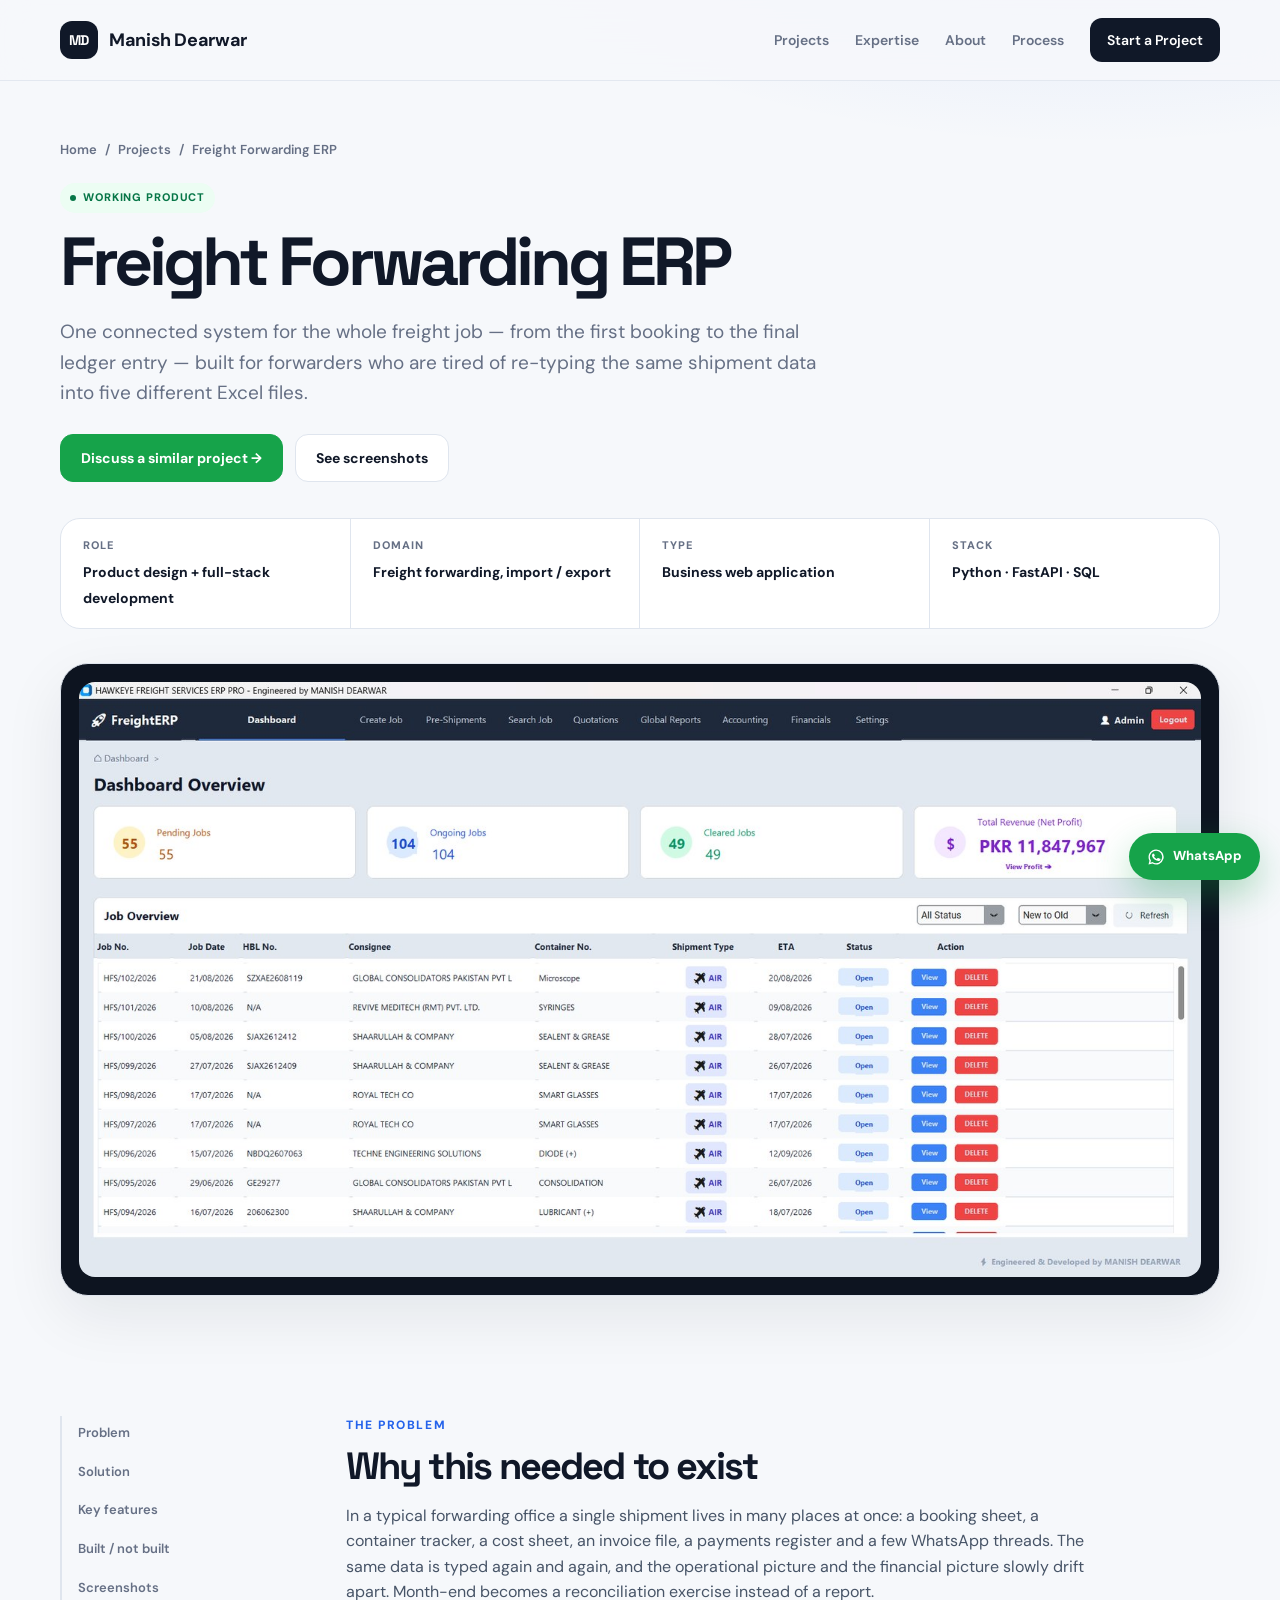
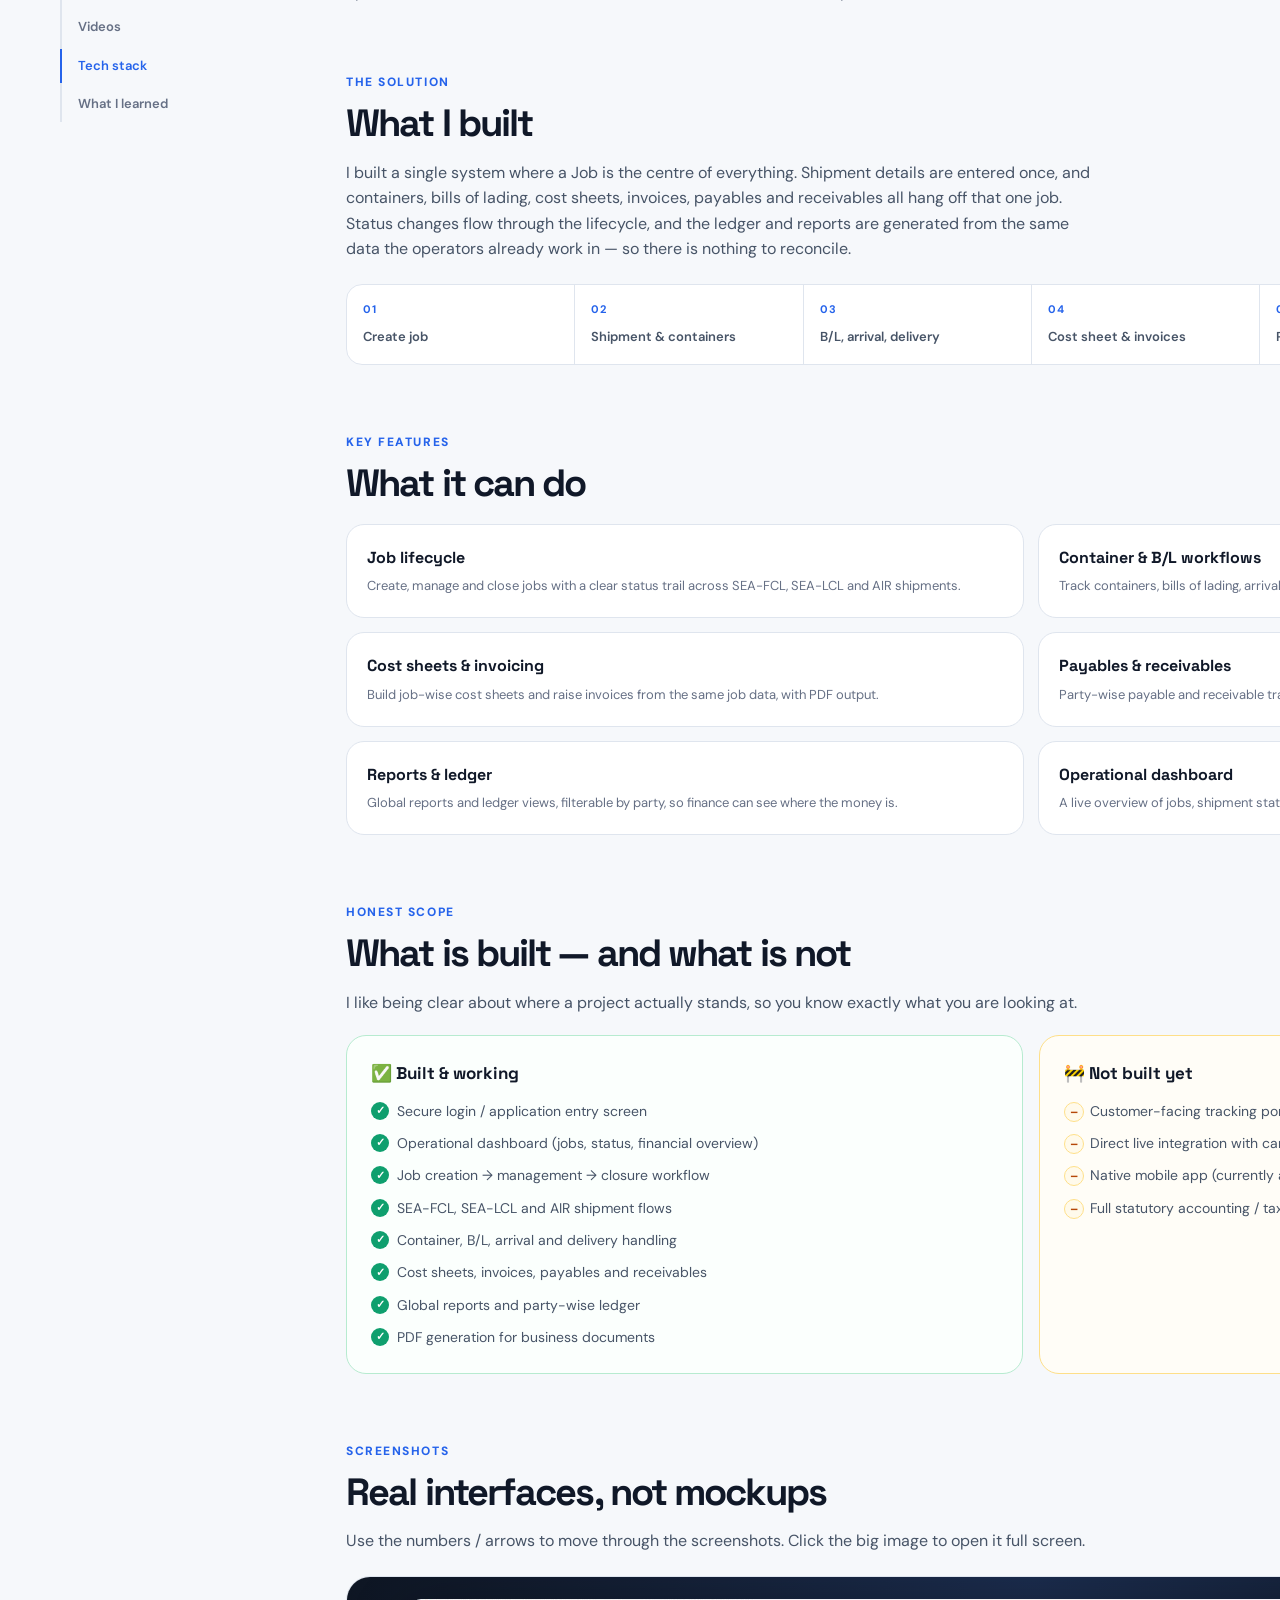
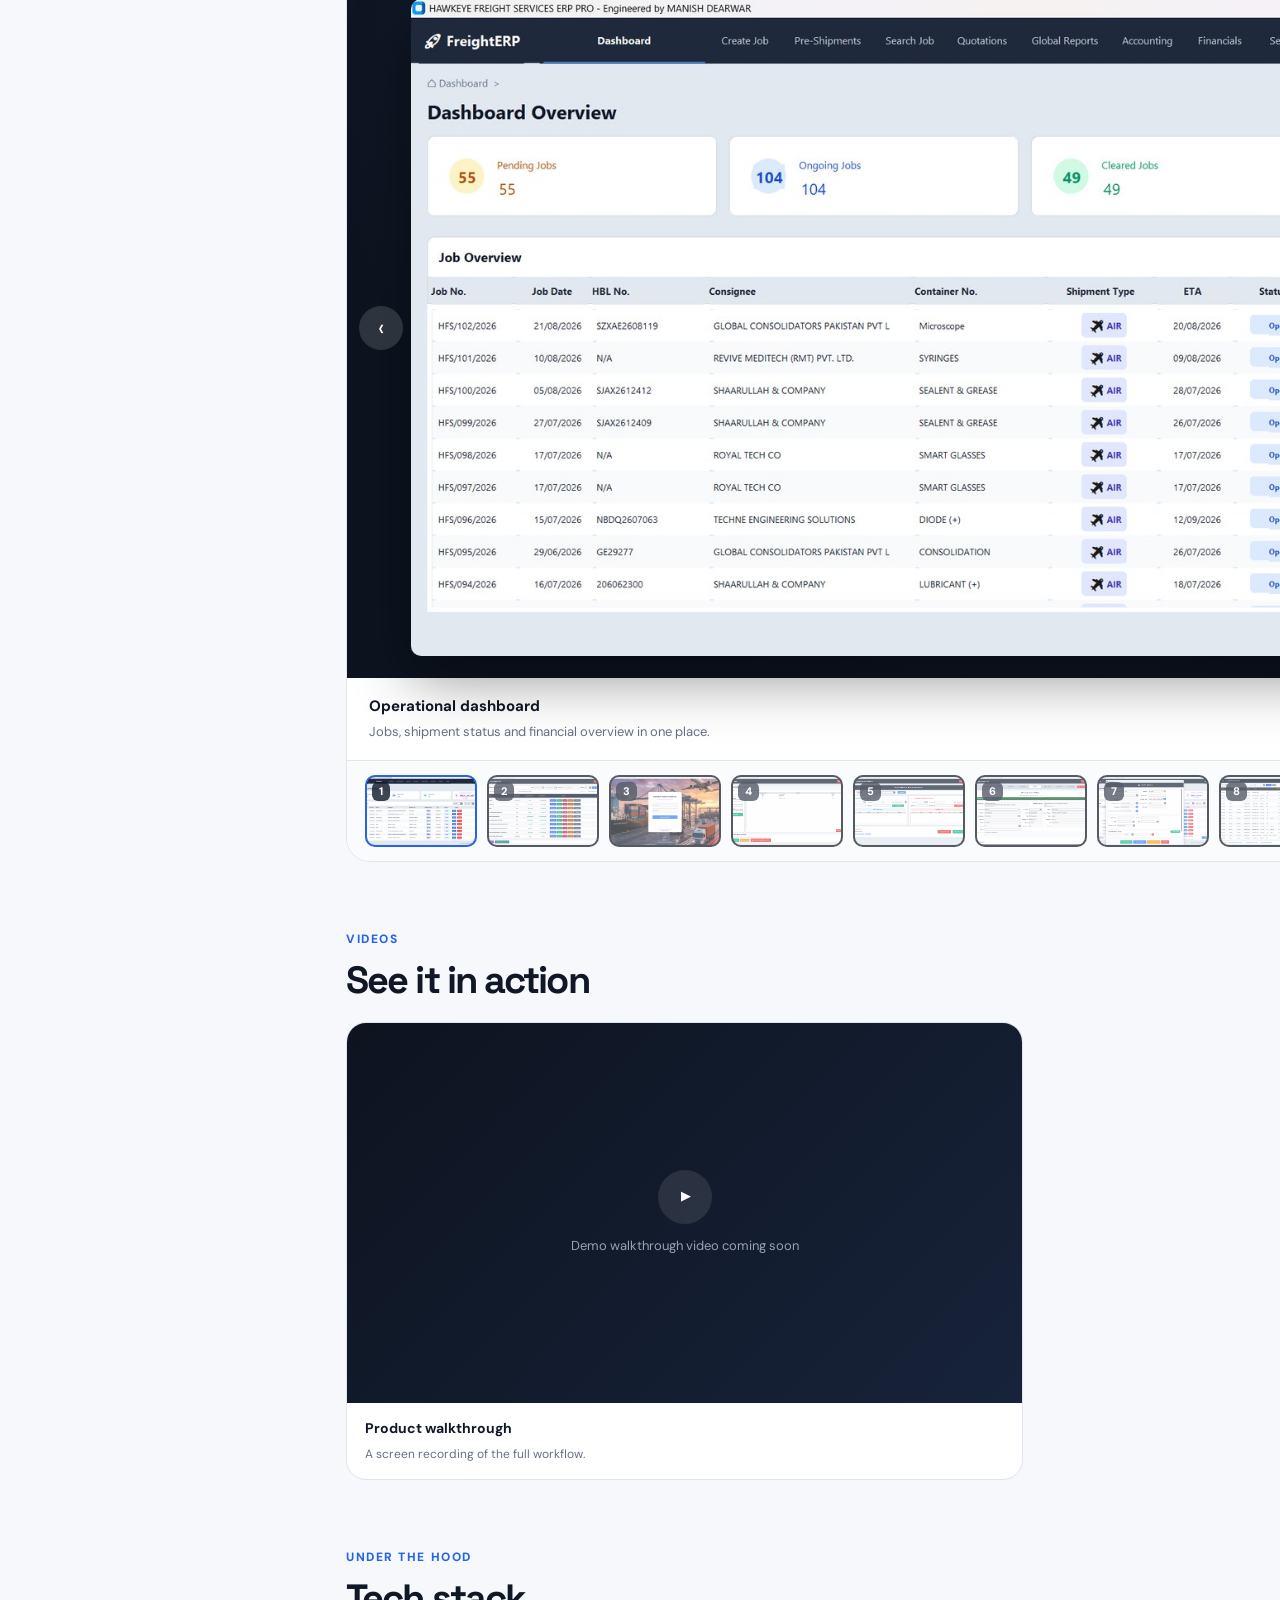
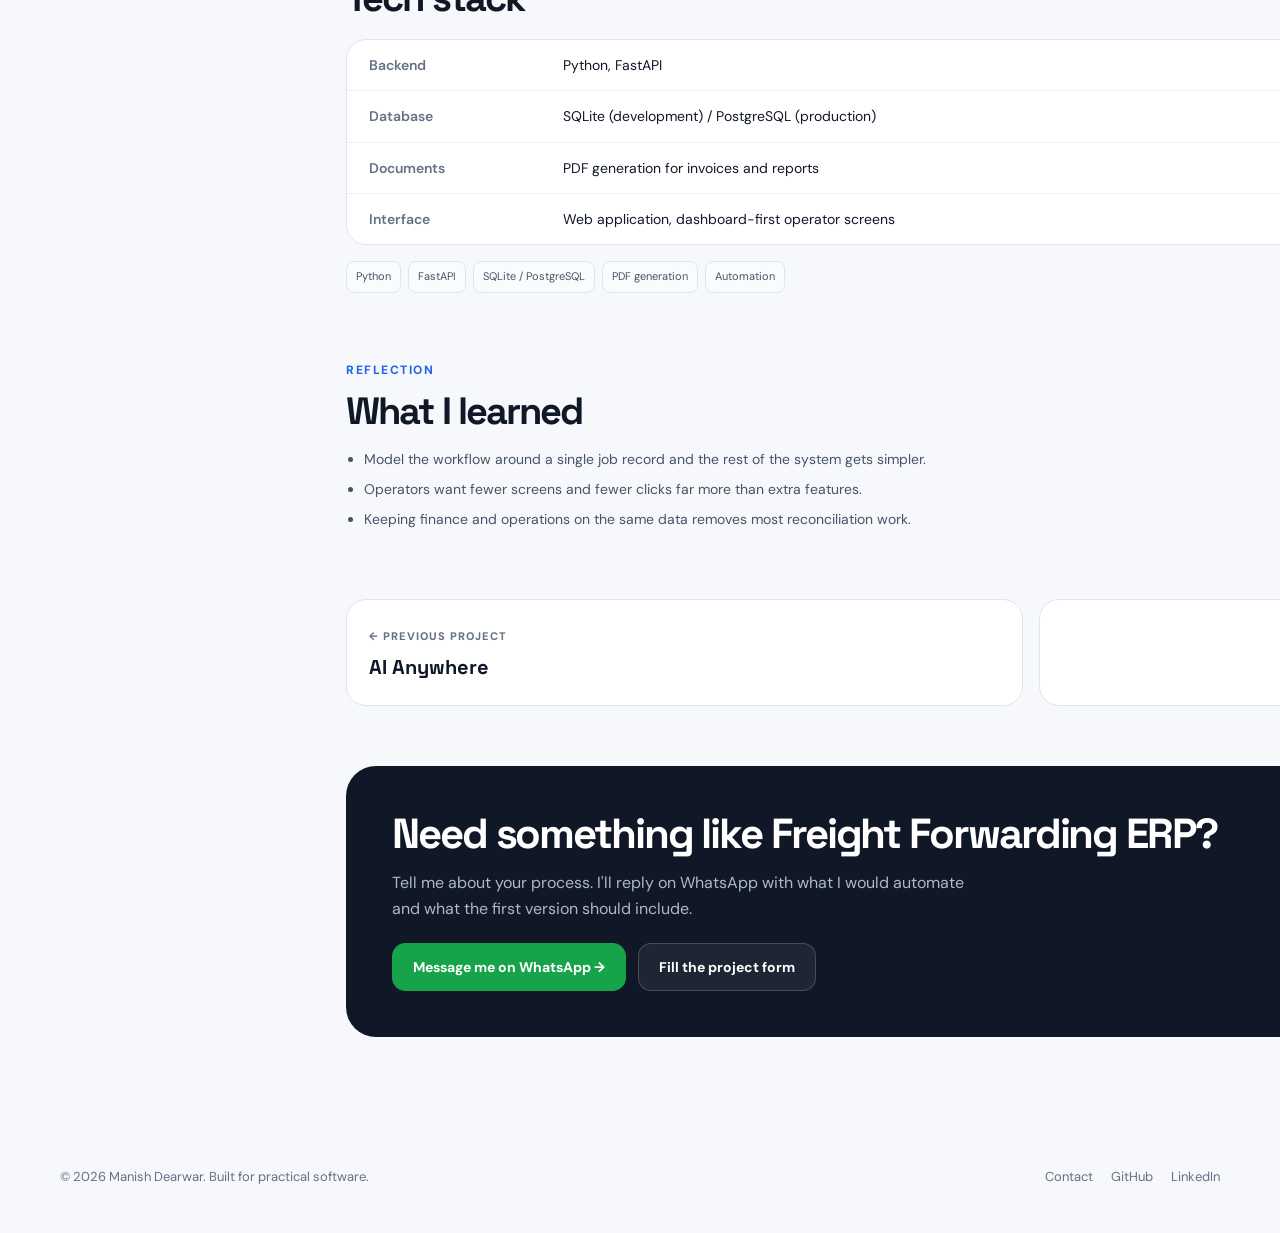
<file: project-freight-erp.html>
<!DOCTYPE html>
<html lang="en"><head><meta charset="UTF-8"><meta name="viewport" content="width=device-width, initial-scale=1.0">
<title>Freight Forwarding ERP — Manish Dearwar</title><meta name="description" content="A business management system for freight forwarders and import/export operations, replacing scattered Excel workflows with one connected job lifecycle.">
<meta property="og:title" content="Freight Forwarding ERP — Manish Dearwar"><meta property="og:description" content="A business management system for freight forwarders and import/export operations, replacing scattered Excel workflows with one connected job lifecycle."><meta property="og:type" content="website">
<link rel="preconnect" href="https://fonts.googleapis.com"><link rel="preconnect" href="https://fonts.gstatic.com" crossorigin><link href="https://fonts.googleapis.com/css2?family=DM+Sans:wght@400;500;600;700&family=Space+Grotesk:wght@500;600;700&display=swap" rel="stylesheet"><link rel="stylesheet" href="assets/css/style.css"></head>
<body>
<nav id="nav" class="solid"><div class="container nav-inner">
<a href="index.html" class="brand"><span class="brand-mark">MD</span><span>Manish Dearwar</span></a>
<div class="nav-links" id="navLinks">
<a href="index.html#work">Projects</a><a href="index.html#expertise">Expertise</a><a href="index.html#about">About</a><a href="index.html#process">Process</a>
<a href="index.html#contact" class="nav-cta">Start a Project</a></div>
<button class="menu" id="menu" aria-label="Open menu">☰</button></div></nav>
<main id="top">
<header class="p-hero"><div class="container">
<div class="crumbs"><a href="index.html">Home</a><span>/</span><a href="index.html#work">Projects</a><span>/</span>Freight Forwarding ERP</div>
<span class="status live">Working product</span><h1 style="margin-top:16px">Freight Forwarding ERP</h1>
<p class="p-lead">One connected system for the whole freight job — from the first booking to the final ledger entry — built for forwarders who are tired of re-typing the same shipment data into five different Excel files.</p>
<div class="hero-actions"><a class="btn btn-wa" data-wa="Hi Manish, I saw Freight Forwarding ERP on your portfolio and want to discuss a similar project.">Discuss a similar project →</a><a class="btn" href="#gallery">See screenshots</a></div>
<div class="p-meta"><div><small>Role</small><b>Product design + full-stack development</b></div><div><small>Domain</small><b>Freight forwarding, import / export</b></div><div><small>Type</small><b>Business web application</b></div><div><small>Stack</small><b>Python · FastAPI · SQL</b></div></div>
<div class="p-cover"><img src="assets/img/freight-erp-dashboard.jpg" alt="Freight Forwarding ERP main screen" data-zoom="assets/img/freight-erp-dashboard.jpg" data-caption="Freight Forwarding ERP"></div>
</div></header>
<section style="padding-top:60px"><div class="container p-layout">
<aside class="toc"><a href="#problem">Problem</a><a href="#solution">Solution</a><a href="#features">Key features</a><a href="#status">Built / not built</a><a href="#gallery">Screenshots</a><a href="#videos">Videos</a><a href="#stack">Tech stack</a><a href="#learned">What I learned</a></aside>
<div>
<div class="block rv" id="problem"><div class="section-kicker">The problem</div><h2>Why this needed to exist</h2><p>In a typical forwarding office a single shipment lives in many places at once: a booking sheet, a container tracker, a cost sheet, an invoice file, a payments register and a few WhatsApp threads. The same data is typed again and again, and the operational picture and the financial picture slowly drift apart. Month-end becomes a reconciliation exercise instead of a report.</p></div>
<div class="block rv" id="solution"><div class="section-kicker">The solution</div><h2>What I built</h2><p>I built a single system where a Job is the centre of everything. Shipment details are entered once, and containers, bills of lading, cost sheets, invoices, payables and receivables all hang off that one job. Status changes flow through the lifecycle, and the ledger and reports are generated from the same data the operators already work in — so there is nothing to reconcile.</p><div class="flow"><div><b>01</b><span>Create job</span></div><div><b>02</b><span>Shipment &amp; containers</span></div><div><b>03</b><span>B/L, arrival, delivery</span></div><div><b>04</b><span>Cost sheet &amp; invoices</span></div><div><b>05</b><span>Payables / receivables</span></div><div><b>06</b><span>Close job &amp; report</span></div></div></div>
<div class="block rv" id="features"><div class="section-kicker">Key features</div><h2>What it can do</h2><div class="feat-grid"><div class="feat"><h3>Job lifecycle</h3><p>Create, manage and close jobs with a clear status trail across SEA-FCL, SEA-LCL and AIR shipments.</p></div><div class="feat"><h3>Container &amp; B/L workflows</h3><p>Track containers, bills of lading, arrival and delivery steps against the right job.</p></div><div class="feat"><h3>Cost sheets &amp; invoicing</h3><p>Build job-wise cost sheets and raise invoices from the same job data, with PDF output.</p></div><div class="feat"><h3>Payables &amp; receivables</h3><p>Party-wise payable and receivable tracking with balances and actions in one view.</p></div><div class="feat"><h3>Reports &amp; ledger</h3><p>Global reports and ledger views, filterable by party, so finance can see where the money is.</p></div><div class="feat"><h3>Operational dashboard</h3><p>A live overview of jobs, shipment status and financial position for daily decisions.</p></div></div></div>
<div class="block rv" id="status"><div class="section-kicker">Honest scope</div><h2>What is built — and what is not</h2><p>I like being clear about where a project actually stands, so you know exactly what you are looking at.</p>
<div class="two-col"><div class="panel built"><h3>✅ Built &amp; working</h3><ul><li>Secure login / application entry screen</li><li>Operational dashboard (jobs, status, financial overview)</li><li>Job creation → management → closure workflow</li><li>SEA-FCL, SEA-LCL and AIR shipment flows</li><li>Container, B/L, arrival and delivery handling</li><li>Cost sheets, invoices, payables and receivables</li><li>Global reports and party-wise ledger</li><li>PDF generation for business documents</li></ul></div><div class="panel notbuilt"><h3>🚧 Not built yet</h3><ul><li>Customer-facing tracking portal</li><li>Direct live integration with carrier / shipping-line APIs</li><li>Native mobile app (currently a web application)</li><li>Full statutory accounting / tax filing module</li></ul></div></div></div>
<div class="block rv" id="gallery"><div class="section-kicker">Screenshots</div><h2>Real interfaces, not mockups</h2><p>Use the numbers / arrows to move through the screenshots. Click the big image to open it full screen.</p><div class="viewer" id="viewer"><div class="stage"><button class="vp" aria-label="Previous image">‹</button><img id="vimg" src="assets/img/freight-erp-dashboard.jpg" alt="Operational dashboard" title="Click to enlarge"><button class="vn" aria-label="Next image">›</button></div>
<div class="vcap"><div><b id="vtitle">Operational dashboard</b><span id="vdesc">Jobs, shipment status and financial overview in one place.</span></div><em id="vcount">1 / 11</em></div>
<div class="thumbs"><button class="thumb on" data-src="assets/img/freight-erp-dashboard.jpg" data-title="Operational dashboard" data-desc="Jobs, shipment status and financial overview in one place." aria-label="Image 1: Operational dashboard"><img src="assets/img/freight-erp-dashboard.jpg" alt="" loading="lazy" width="1500" height="795"><i>1</i></button><button class="thumb" data-src="assets/img/freight-erp-reports.jpg" data-title="Global reports &amp; ledger" data-desc="Party-wise payable, receivable and balance reporting." aria-label="Image 2: Global reports &amp; ledger"><img src="assets/img/freight-erp-reports.jpg" alt="" loading="lazy" width="1500" height="788"><i>2</i></button><button class="thumb" data-src="assets/img/freight-erp-login.jpg" data-title="Secure entry screen" data-desc="Login screen for the application." aria-label="Image 3: Secure entry screen"><img src="assets/img/freight-erp-login.jpg" alt="" loading="lazy" width="1500" height="795"><i>3</i></button><button class="thumb" data-src="assets/img/freight-erp-setting.png" data-title="Settings" data-desc="Freight ERP settings screen." aria-label="Image 4: Settings"><img src="assets/img/freight-erp-setting.png" alt="" loading="lazy"><i>4</i></button><button class="thumb" data-src="assets/img/freight-erp-ledgertally.png" data-title="Ledger Tally" data-desc="Freight ERP ledger tally screen." aria-label="Image 5: Ledger Tally"><img src="assets/img/freight-erp-ledgertally.png" alt="" loading="lazy"><i>5</i></button><button class="thumb" data-src="assets/img/freight-erp-fullopration.png" data-title="Full Operation" data-desc="Freight ERP full operations screen." aria-label="Image 6: Full Operation"><img src="assets/img/freight-erp-fullopration.png" alt="" loading="lazy"><i>6</i></button><button class="thumb" data-src="assets/img/freight-erp-creatjobs.png" data-title="Create Jobs" data-desc="Freight ERP job creation screen." aria-label="Image 7: Create Jobs"><img src="assets/img/freight-erp-creatjobs.png" alt="" loading="lazy"><i>7</i></button><button class="thumb" data-src="assets/img/freight-erp-ledger.png" data-title="Ledger" data-desc="Freight ERP ledger screen." aria-label="Image 8: Ledger"><img src="assets/img/freight-erp-ledger.png" alt="" loading="lazy"><i>8</i></button><button class="thumb" data-src="assets/img/freight-erp-accounting.png" data-title="Accounting" data-desc="Freight ERP accounting screen." aria-label="Image 9: Accounting"><img src="assets/img/freight-erp-accounting.png" alt="" loading="lazy"><i>9</i></button><button class="thumb" data-src="assets/img/freight-erp-financial.png" data-title="Financial Overview" data-desc="Freight ERP financial screen." aria-label="Image 10: Financial Overview"><img src="assets/img/freight-erp-financial.png" alt="" loading="lazy"><i>10</i></button><button class="thumb" data-src="assets/img/freight-erp-quatation.png" data-title="Quotation" data-desc="Freight ERP quotation screen." aria-label="Image 11: Quotation"><img src="assets/img/freight-erp-quatation.png" alt="" loading="lazy"><i>11</i></button></div></div></div>
<div class="block rv" id="videos"><div class="section-kicker">Videos</div><h2>See it in action</h2><div class="videos"><!-- ADD A VIDEO: copy one block below, put your file in assets/projects/freight-erp/videos/ -->
<div class="video soon"><div class="frame"><div><i>▶</i>Demo walkthrough video coming soon</div></div><div class="meta"><b>Product walkthrough</b><span>A screen recording of the full workflow.</span></div></div>
<!-- Example (self-hosted):
<div class="video"><div class="frame"><video controls preload="metadata" poster="assets/projects/freight-erp/images/poster.jpg"><source src="assets/projects/freight-erp/videos/demo.mp4" type="video/mp4"></video></div><div class="meta"><b>Title</b><span>Description</span></div></div>
-->
<!-- Example (YouTube):
<div class="video"><div class="frame"><iframe src="https://www.youtube.com/embed/VIDEO_ID" allowfullscreen loading="lazy"></iframe></div><div class="meta"><b>Title</b><span>Description</span></div></div>
--></div></div>
<div class="block rv" id="stack"><div class="section-kicker">Under the hood</div><h2>Tech stack</h2><div class="tech-table"><div class="r"><span>Backend</span><div>Python, FastAPI</div></div><div class="r"><span>Database</span><div>SQLite (development) / PostgreSQL (production)</div></div><div class="r"><span>Documents</span><div>PDF generation for invoices and reports</div></div><div class="r"><span>Interface</span><div>Web application, dashboard-first operator screens</div></div></div><div class="techs" style="margin-top:16px"><span class="tech">Python</span><span class="tech">FastAPI</span><span class="tech">SQLite / PostgreSQL</span><span class="tech">PDF generation</span><span class="tech">Automation</span></div></div>
<div class="block rv" id="learned"><div class="section-kicker">Reflection</div><h2>What I learned</h2><ul class="learn"><li>Model the workflow around a single job record and the rest of the system gets simpler.</li><li>Operators want fewer screens and fewer clicks far more than extra features.</li><li>Keeping finance and operations on the same data removes most reconciliation work.</li></ul></div>
<div class="p-next"><a href="project-ai-anywhere.html"><small>← Previous project</small><b>AI Anywhere</b></a><a href="project-eraj-customs-erp.html"><small>Next project →</small><b>Customs Clearing &amp; Freight ERP</b></a></div>
<div class="cta-band"><h2>Need something like Freight Forwarding ERP?</h2><p>Tell me about your process. I'll reply on WhatsApp with what I would automate and what the first version should include.</p>
<div class="row"><a class="btn btn-wa" data-wa="Hi Manish, I saw Freight Forwarding ERP on your portfolio and want to discuss a similar project.">Message me on WhatsApp →</a><a class="btn btn-ghost-dark" href="index.html?project=Freight%20Forwarding%20ERP#contact">Fill the project form</a></div></div>
</div></div></section></main>
<footer><div class="container footer-inner"><div>© <span id="year"></span> Manish Dearwar. Built for practical software.</div>
<div class="footer-links"><a href="index.html#contact">Contact</a><a data-github target="_blank" rel="noopener">GitHub</a><a data-linkedin target="_blank" rel="noopener">LinkedIn</a></div></div></footer>
<a class="floating-wa" data-wa="Hi Manish, I saw your portfolio and want to discuss a project." aria-label="Chat on WhatsApp"><svg viewBox="0 0 24 24"><path d="M12 2a10 10 0 0 0-8.7 14.9L2 22l5.3-1.3A10 10 0 1 0 12 2Zm0 18.2c-1.5 0-3-.4-4.2-1.200l-.3-.2-3 .8.8-2.9-.2-.3A8.200 8.200 0 1 1 12 20.200Zm4.500-6.100c-.2-.1-1.500-.7-1.700-.8-.2-.1-.4-.1-.6.100l-.8 1c-.1.200-.3.200-.5.100-1.500-.7-2.400-1.300-3.400-2.900-.3-.4.300-.4.800-1.400.1-.2 0-.3 0-.5l-.8-1.800c-.2-.5-.4-.4-.6-.4h-.5c-.2 0-.5.100-.7.300-.7.700-1 1.500-1 2.400.1 1 .5 2 1.200 2.900 1.300 1.700 3 3 5 3.700 1.800.6 2.300.5 3.100.4.600-.1 1.600-.7 1.800-1.300.2-.6.200-1.100.2-1.200-.1-.1-.3-.2-.5-.3Z"/></svg><span>WhatsApp</span></a>
<script src="assets/js/site.js"></script>
</body></html>
</file>
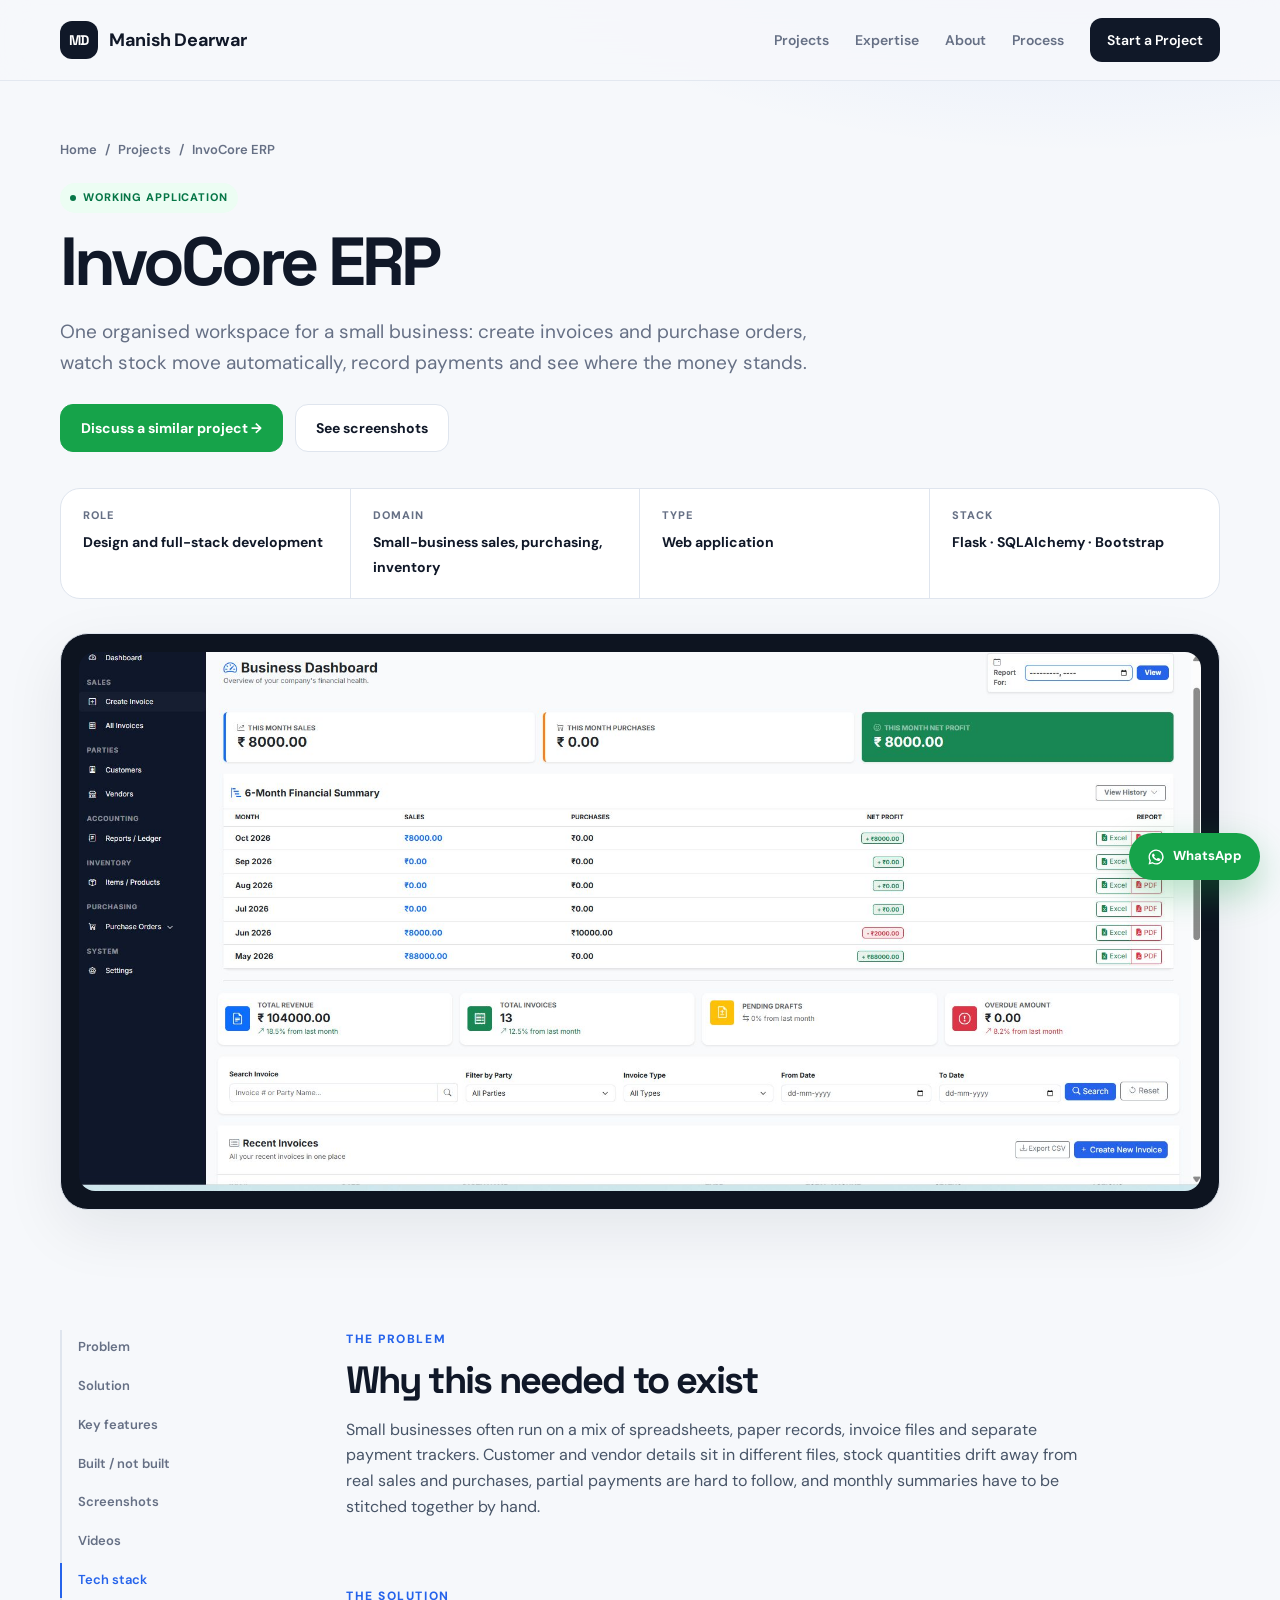
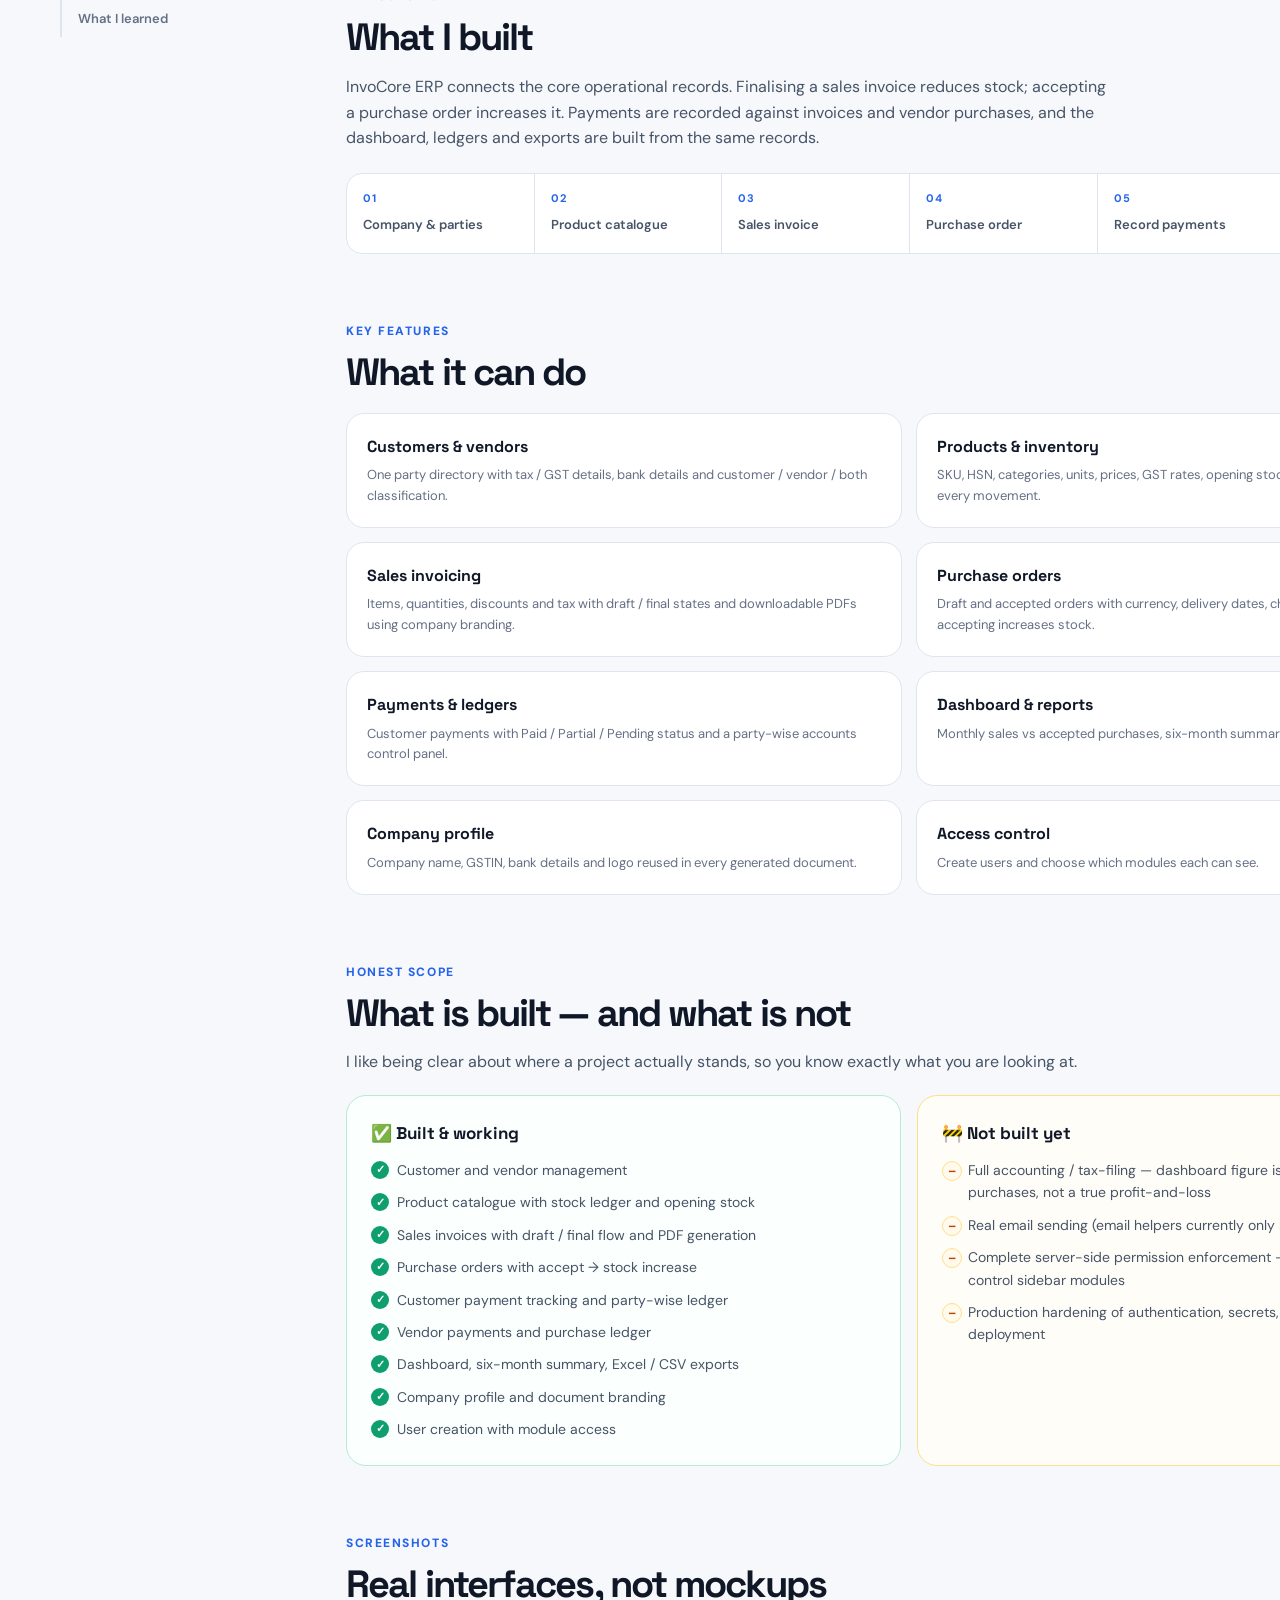
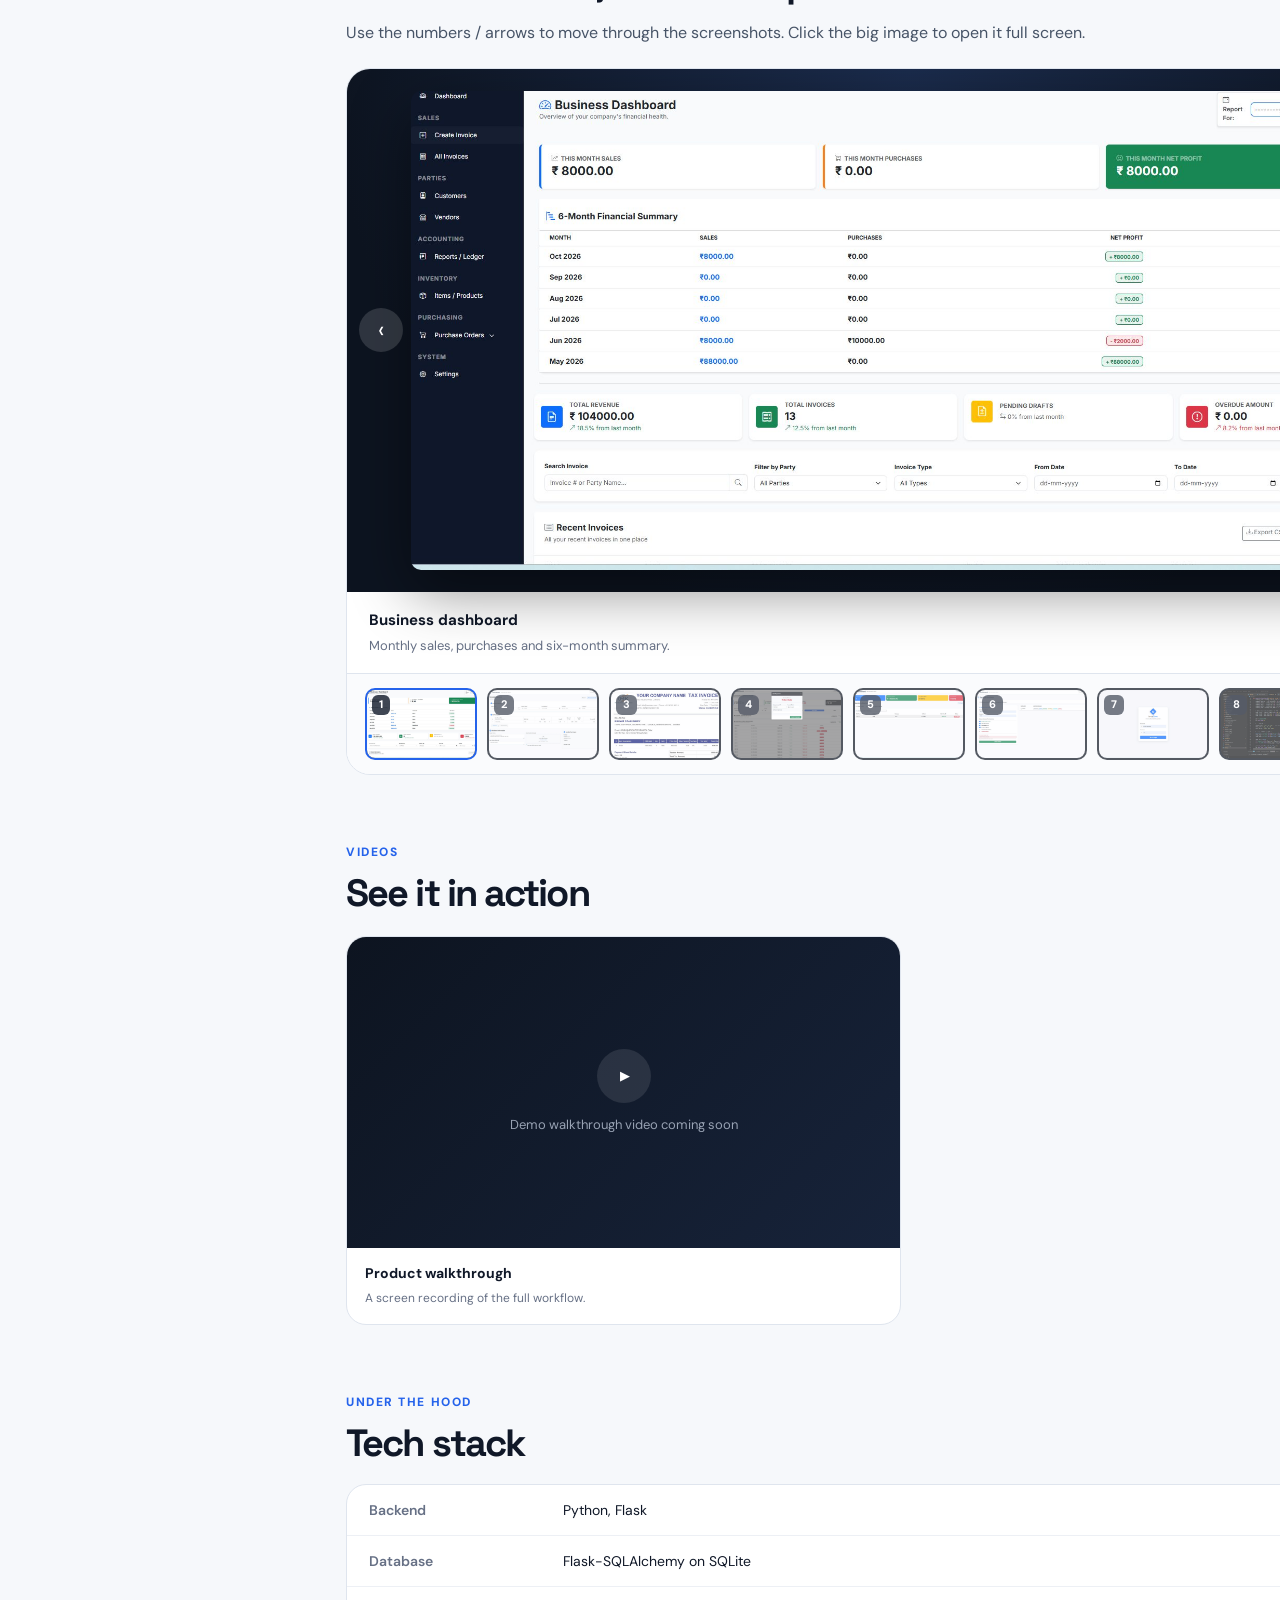
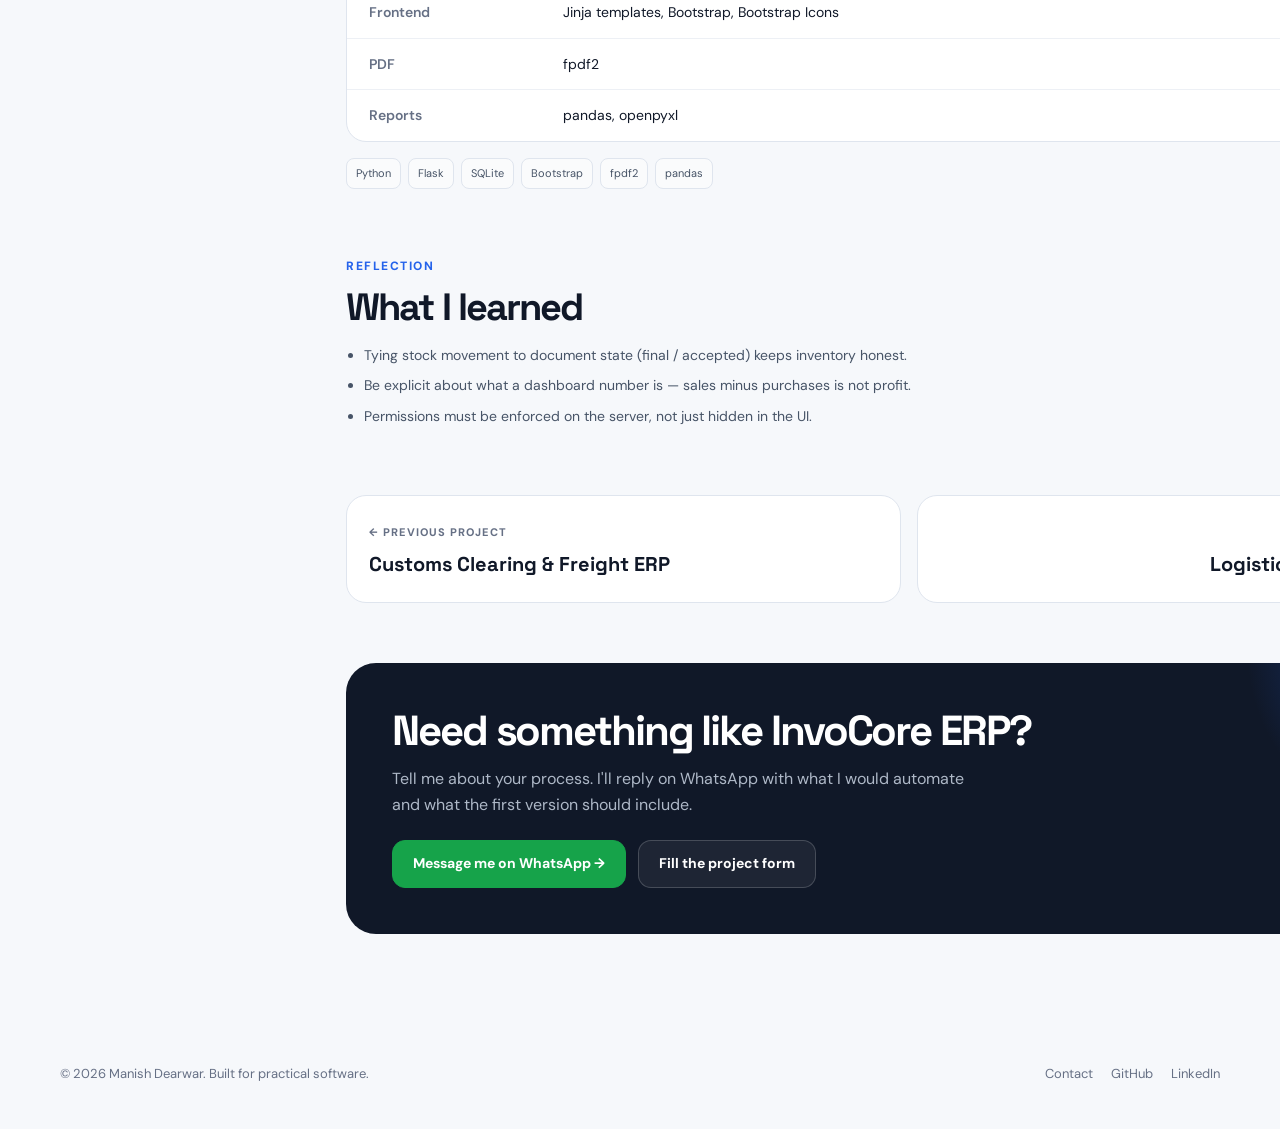
<file: project-invocore-erp.html>
<!DOCTYPE html>
<html lang="en"><head><meta charset="UTF-8"><meta name="viewport" content="width=device-width, initial-scale=1.0">
<title>InvoCore ERP — Manish Dearwar</title><meta name="description" content="A Flask-based business management app that connects customers, vendors, products, sales invoices, purchase orders, payments and reports in one workspace.">
<meta property="og:title" content="InvoCore ERP — Manish Dearwar"><meta property="og:description" content="A Flask-based business management app that connects customers, vendors, products, sales invoices, purchase orders, payments and reports in one workspace."><meta property="og:type" content="website">
<link rel="preconnect" href="https://fonts.googleapis.com"><link rel="preconnect" href="https://fonts.gstatic.com" crossorigin><link href="https://fonts.googleapis.com/css2?family=DM+Sans:wght@400;500;600;700&family=Space+Grotesk:wght@500;600;700&display=swap" rel="stylesheet"><link rel="stylesheet" href="assets/css/style.css"></head>
<body>
<nav id="nav" class="solid"><div class="container nav-inner">
<a href="index.html" class="brand"><span class="brand-mark">MD</span><span>Manish Dearwar</span></a>
<div class="nav-links" id="navLinks">
<a href="index.html#work">Projects</a><a href="index.html#expertise">Expertise</a><a href="index.html#about">About</a><a href="index.html#process">Process</a>
<a href="index.html#contact" class="nav-cta">Start a Project</a></div>
<button class="menu" id="menu" aria-label="Open menu">☰</button></div></nav>
<main id="top">
<header class="p-hero"><div class="container">
<div class="crumbs"><a href="index.html">Home</a><span>/</span><a href="index.html#work">Projects</a><span>/</span>InvoCore ERP</div>
<span class="status live">Working application</span><h1 style="margin-top:16px">InvoCore ERP</h1>
<p class="p-lead">One organised workspace for a small business: create invoices and purchase orders, watch stock move automatically, record payments and see where the money stands.</p>
<div class="hero-actions"><a class="btn btn-wa" data-wa="Hi Manish, I saw InvoCore ERP on your portfolio and want to discuss a similar project.">Discuss a similar project →</a><a class="btn" href="#gallery">See screenshots</a></div>
<div class="p-meta"><div><small>Role</small><b>Design and full-stack development</b></div><div><small>Domain</small><b>Small-business sales, purchasing, inventory</b></div><div><small>Type</small><b>Web application</b></div><div><small>Stack</small><b>Flask · SQLAlchemy · Bootstrap</b></div></div>
<div class="p-cover"><img src="assets/img/invocore-dashboard.jpg" alt="InvoCore ERP main screen" data-zoom="assets/img/invocore-dashboard.jpg" data-caption="InvoCore ERP"></div>
</div></header>
<section style="padding-top:60px"><div class="container p-layout">
<aside class="toc"><a href="#problem">Problem</a><a href="#solution">Solution</a><a href="#features">Key features</a><a href="#status">Built / not built</a><a href="#gallery">Screenshots</a><a href="#videos">Videos</a><a href="#stack">Tech stack</a><a href="#learned">What I learned</a></aside>
<div>
<div class="block rv" id="problem"><div class="section-kicker">The problem</div><h2>Why this needed to exist</h2><p>Small businesses often run on a mix of spreadsheets, paper records, invoice files and separate payment trackers. Customer and vendor details sit in different files, stock quantities drift away from real sales and purchases, partial payments are hard to follow, and monthly summaries have to be stitched together by hand.</p></div>
<div class="block rv" id="solution"><div class="section-kicker">The solution</div><h2>What I built</h2><p>InvoCore ERP connects the core operational records. Finalising a sales invoice reduces stock; accepting a purchase order increases it. Payments are recorded against invoices and vendor purchases, and the dashboard, ledgers and exports are built from the same records.</p><div class="flow"><div><b>01</b><span>Company &amp; parties</span></div><div><b>02</b><span>Product catalogue</span></div><div><b>03</b><span>Sales invoice</span></div><div><b>04</b><span>Purchase order</span></div><div><b>05</b><span>Record payments</span></div><div><b>06</b><span>Reports &amp; export</span></div></div></div>
<div class="block rv" id="features"><div class="section-kicker">Key features</div><h2>What it can do</h2><div class="feat-grid"><div class="feat"><h3>Customers &amp; vendors</h3><p>One party directory with tax / GST details, bank details and customer / vendor / both classification.</p></div><div class="feat"><h3>Products &amp; inventory</h3><p>SKU, HSN, categories, units, prices, GST rates, opening stock and a stock ledger of every movement.</p></div><div class="feat"><h3>Sales invoicing</h3><p>Items, quantities, discounts and tax with draft / final states and downloadable PDFs using company branding.</p></div><div class="feat"><h3>Purchase orders</h3><p>Draft and accepted orders with currency, delivery dates, charges and PDF output; accepting increases stock.</p></div><div class="feat"><h3>Payments &amp; ledgers</h3><p>Customer payments with Paid / Partial / Pending status and a party-wise accounts control panel.</p></div><div class="feat"><h3>Dashboard &amp; reports</h3><p>Monthly sales vs accepted purchases, six-month summary, Excel and CSV exports.</p></div><div class="feat"><h3>Company profile</h3><p>Company name, GSTIN, bank details and logo reused in every generated document.</p></div><div class="feat"><h3>Access control</h3><p>Create users and choose which modules each can see.</p></div></div></div>
<div class="block rv" id="status"><div class="section-kicker">Honest scope</div><h2>What is built — and what is not</h2><p>I like being clear about where a project actually stands, so you know exactly what you are looking at.</p>
<div class="two-col"><div class="panel built"><h3>✅ Built &amp; working</h3><ul><li>Customer and vendor management</li><li>Product catalogue with stock ledger and opening stock</li><li>Sales invoices with draft / final flow and PDF generation</li><li>Purchase orders with accept → stock increase</li><li>Customer payment tracking and party-wise ledger</li><li>Vendor payments and purchase ledger</li><li>Dashboard, six-month summary, Excel / CSV exports</li><li>Company profile and document branding</li><li>User creation with module access</li></ul></div><div class="panel notbuilt"><h3>🚧 Not built yet</h3><ul><li>Full accounting / tax-filing — dashboard figure is sales minus accepted purchases, not a true profit-and-loss</li><li>Real email sending (email helpers currently only log)</li><li>Complete server-side permission enforcement — access flags mainly control sidebar modules</li><li>Production hardening of authentication, secrets, validation and deployment</li></ul></div></div></div>
<div class="block rv" id="gallery"><div class="section-kicker">Screenshots</div><h2>Real interfaces, not mockups</h2><p>Use the numbers / arrows to move through the screenshots. Click the big image to open it full screen.</p><div class="viewer" id="viewer"><div class="stage"><button class="vp" aria-label="Previous image">‹</button><img id="vimg" src="assets/img/invocore-dashboard.jpg" alt="Business dashboard" title="Click to enlarge"><button class="vn" aria-label="Next image">›</button></div>
<div class="vcap"><div><b id="vtitle">Business dashboard</b><span id="vdesc">Monthly sales, purchases and six-month summary.</span></div><em id="vcount">1 / 9</em></div>
<div class="thumbs"><button class="thumb on" data-src="assets/img/invocore-dashboard.jpg" data-title="Business dashboard" data-desc="Monthly sales, purchases and six-month summary." aria-label="Image 1: Business dashboard"><img src="assets/img/invocore-dashboard.jpg" alt="" loading="lazy" width="1918" height="922"><i>1</i></button><button class="thumb" data-src="assets/img/invocore-create-invoice.jpg" data-title="Create invoice" data-desc="Party, items, tax and totals in a guided form." aria-label="Image 2: Create invoice"><img src="assets/img/invocore-create-invoice.jpg" alt="" loading="lazy" width="1918" height="913"><i>2</i></button><button class="thumb" data-src="assets/img/invocore-invoice-pdf.jpg" data-title="Generated invoice PDF" data-desc="Downloadable tax invoice with company details." aria-label="Image 3: Generated invoice PDF"><img src="assets/img/invocore-invoice-pdf.jpg" alt="" loading="lazy" width="848" height="687"><i>3</i></button><button class="thumb" data-src="assets/img/invocore-payments.jpg" data-title="Accounts control panel" data-desc="Party ledger with payment recording." aria-label="Image 4: Accounts control panel"><img src="assets/img/invocore-payments.jpg" alt="" loading="lazy" width="1913" height="913"><i>4</i></button><button class="thumb" data-src="assets/img/invocore-inventory.jpg" data-title="Inventory master" data-desc="Products, stock and status." aria-label="Image 5: Inventory master"><img src="assets/img/invocore-inventory.jpg" alt="" loading="lazy" width="1918" height="908"><i>5</i></button><button class="thumb" data-src="assets/img/invocore-settings.jpg" data-title="User management" data-desc="Per-module access for users." aria-label="Image 6: User management"><img src="assets/img/invocore-settings.jpg" alt="" loading="lazy" width="1918" height="908"><i>6</i></button><button class="thumb" data-src="assets/img/invocore-login.jpg" data-title="Secure login" data-desc="Application sign-in." aria-label="Image 7: Secure login"><img src="assets/img/invocore-login.jpg" alt="" loading="lazy" width="1918" height="913"><i>7</i></button><button class="thumb" data-src="assets/img/invocore-code-utils.jpg" data-title="Behind the scenes — PDF generator code" data-desc="utils.py: invoice PDF generation with company profile, logo and theme colours." aria-label="Image 8: Behind the scenes — PDF generator code"><img src="assets/img/invocore-code-utils.jpg" alt="" loading="lazy" width="1712" height="1015"><i>8</i></button><button class="thumb" data-src="assets/img/invocore-vscode-pdf.jpg" data-title="Behind the scenes — project &amp; PDF preview" data-desc="Project files (routes, models, stock_utils) and a generated invoice PDF in VS Code." aria-label="Image 9: Behind the scenes — project &amp; PDF preview"><img src="assets/img/invocore-vscode-pdf.jpg" alt="" loading="lazy" width="1712" height="1018"><i>9</i></button></div></div></div>
<div class="block rv" id="videos"><div class="section-kicker">Videos</div><h2>See it in action</h2><div class="videos"><!-- ADD A VIDEO: copy one block below, put your file in assets/projects/invocore-erp/videos/ -->
<div class="video soon"><div class="frame"><div><i>▶</i>Demo walkthrough video coming soon</div></div><div class="meta"><b>Product walkthrough</b><span>A screen recording of the full workflow.</span></div></div>
<!-- Example (self-hosted):
<div class="video"><div class="frame"><video controls preload="metadata" poster="assets/projects/invocore-erp/images/poster.jpg"><source src="assets/projects/invocore-erp/videos/demo.mp4" type="video/mp4"></video></div><div class="meta"><b>Title</b><span>Description</span></div></div>
-->
<!-- Example (YouTube):
<div class="video"><div class="frame"><iframe src="https://www.youtube.com/embed/VIDEO_ID" allowfullscreen loading="lazy"></iframe></div><div class="meta"><b>Title</b><span>Description</span></div></div>
--></div></div>
<div class="block rv" id="stack"><div class="section-kicker">Under the hood</div><h2>Tech stack</h2><div class="tech-table"><div class="r"><span>Backend</span><div>Python, Flask</div></div><div class="r"><span>Database</span><div>Flask-SQLAlchemy on SQLite</div></div><div class="r"><span>Frontend</span><div>Jinja templates, Bootstrap, Bootstrap Icons</div></div><div class="r"><span>PDF</span><div>fpdf2</div></div><div class="r"><span>Reports</span><div>pandas, openpyxl</div></div></div><div class="techs" style="margin-top:16px"><span class="tech">Python</span><span class="tech">Flask</span><span class="tech">SQLite</span><span class="tech">Bootstrap</span><span class="tech">fpdf2</span><span class="tech">pandas</span></div></div>
<div class="block rv" id="learned"><div class="section-kicker">Reflection</div><h2>What I learned</h2><ul class="learn"><li>Tying stock movement to document state (final / accepted) keeps inventory honest.</li><li>Be explicit about what a dashboard number is — sales minus purchases is not profit.</li><li>Permissions must be enforced on the server, not just hidden in the UI.</li></ul></div>
<div class="p-next"><a href="project-eraj-customs-erp.html"><small>← Previous project</small><b>Customs Clearing &amp; Freight ERP</b></a><a href="project-logistics-operations-erp.html"><small>Next project →</small><b>Logistics Operations ERP</b></a></div>
<div class="cta-band"><h2>Need something like InvoCore ERP?</h2><p>Tell me about your process. I'll reply on WhatsApp with what I would automate and what the first version should include.</p>
<div class="row"><a class="btn btn-wa" data-wa="Hi Manish, I saw InvoCore ERP on your portfolio and want to discuss a similar project.">Message me on WhatsApp →</a><a class="btn btn-ghost-dark" href="index.html?project=InvoCore%20ERP#contact">Fill the project form</a></div></div>
</div></div></section></main>
<footer><div class="container footer-inner"><div>© <span id="year"></span> Manish Dearwar. Built for practical software.</div>
<div class="footer-links"><a href="index.html#contact">Contact</a><a data-github target="_blank" rel="noopener">GitHub</a><a data-linkedin target="_blank" rel="noopener">LinkedIn</a></div></div></footer>
<a class="floating-wa" data-wa="Hi Manish, I saw your portfolio and want to discuss a project." aria-label="Chat on WhatsApp"><svg viewBox="0 0 24 24"><path d="M12 2a10 10 0 0 0-8.7 14.9L2 22l5.3-1.3A10 10 0 1 0 12 2Zm0 18.2c-1.5 0-3-.4-4.2-1.200l-.3-.2-3 .8.8-2.9-.2-.3A8.200 8.200 0 1 1 12 20.200Zm4.500-6.100c-.2-.1-1.500-.7-1.700-.8-.2-.1-.4-.1-.6.100l-.8 1c-.1.200-.3.200-.5.100-1.500-.7-2.400-1.300-3.400-2.900-.3-.4.300-.4.800-1.400.1-.2 0-.3 0-.5l-.8-1.800c-.2-.5-.4-.4-.6-.4h-.5c-.2 0-.5.100-.7.300-.7.700-1 1.500-1 2.400.1 1 .5 2 1.200 2.900 1.300 1.700 3 3 5 3.700 1.800.6 2.300.5 3.100.4.600-.1 1.600-.7 1.800-1.300.2-.6.200-1.100.2-1.200-.1-.1-.3-.2-.5-.3Z"/></svg><span>WhatsApp</span></a>
<script src="assets/js/site.js"></script>
</body></html>
</file>
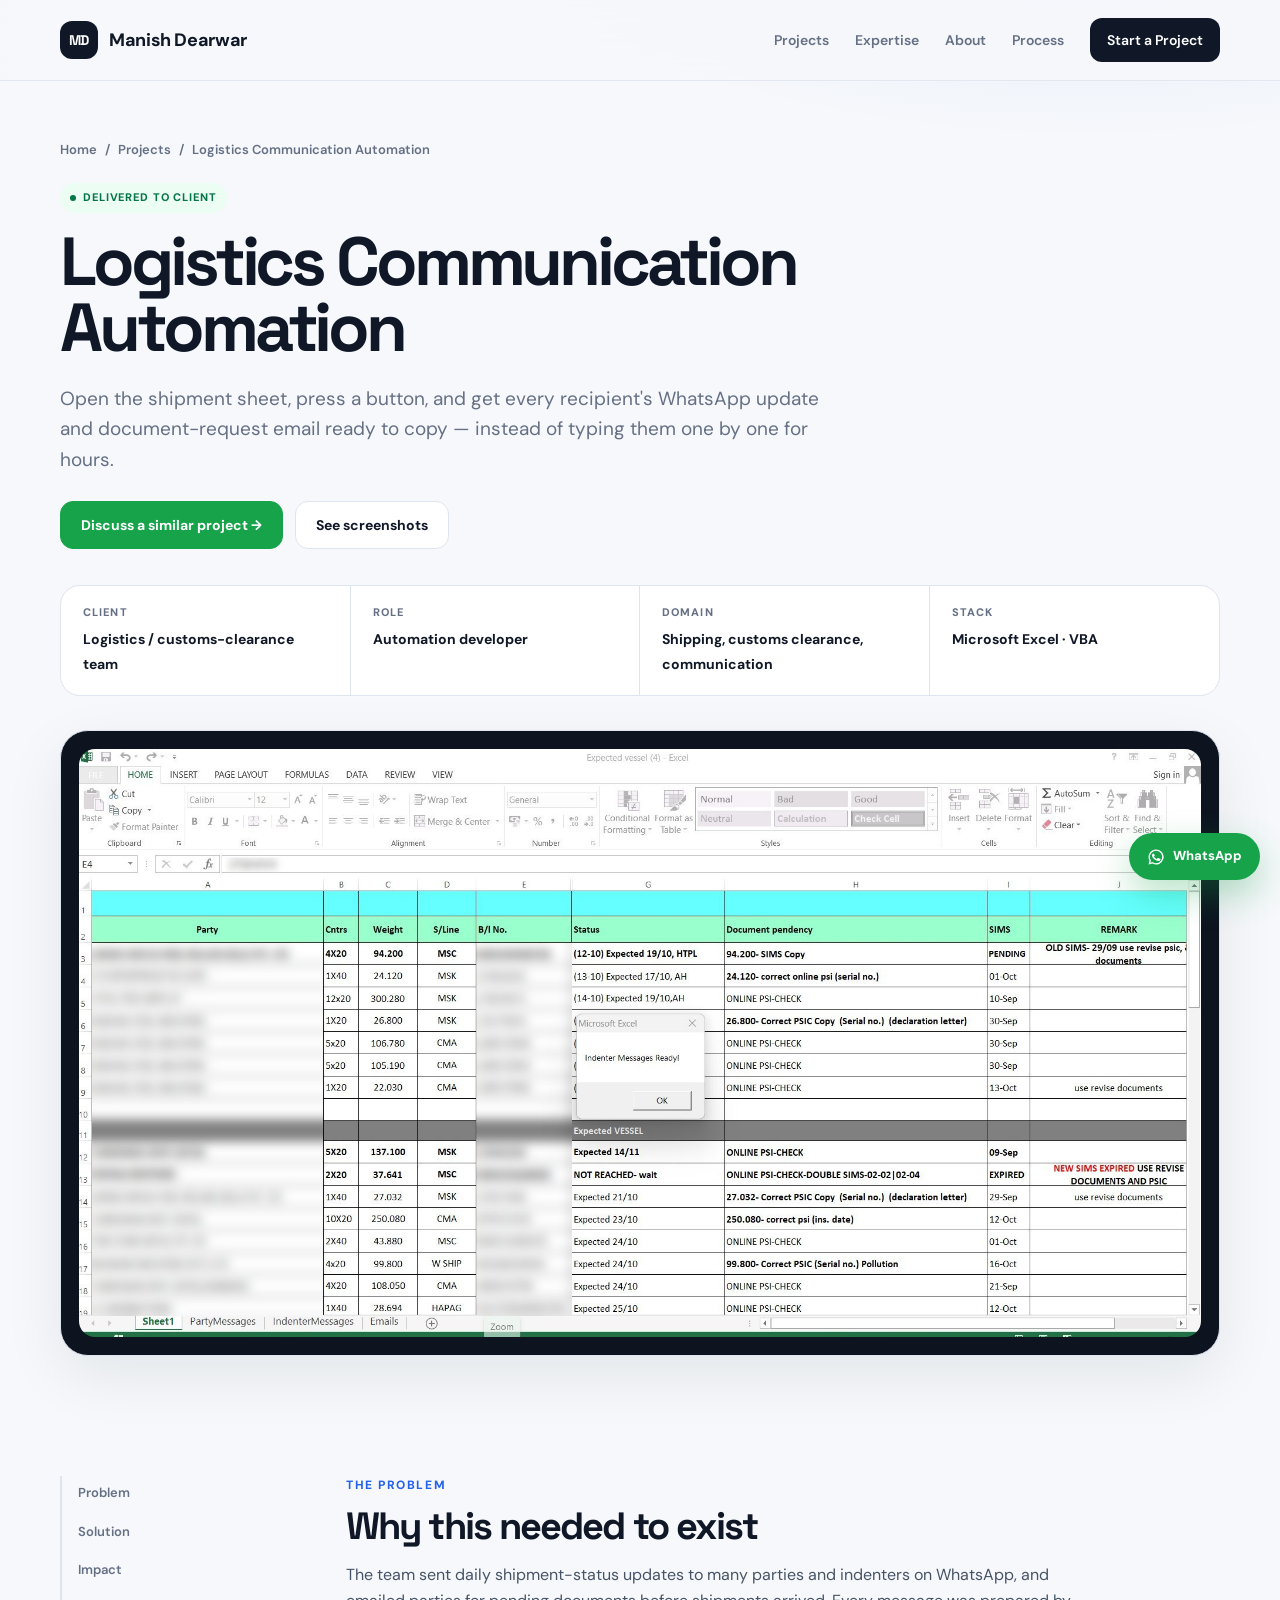
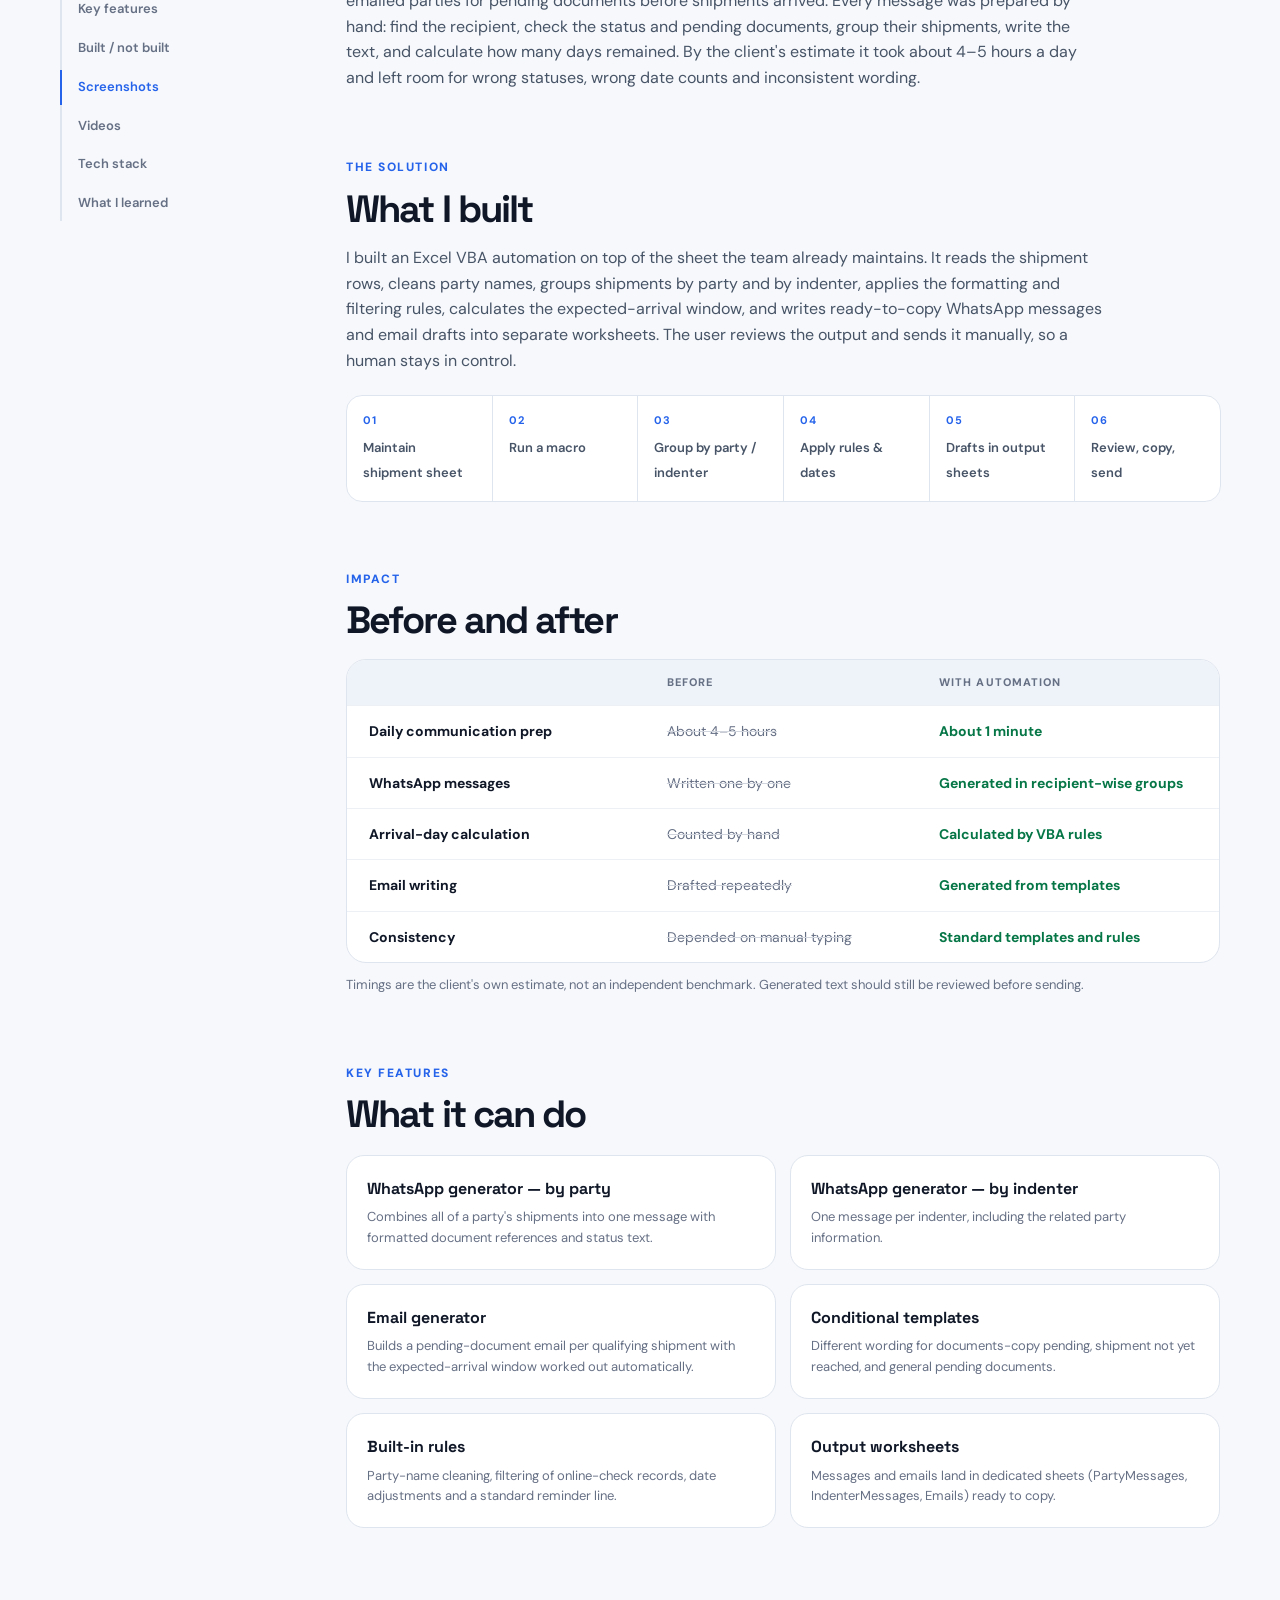
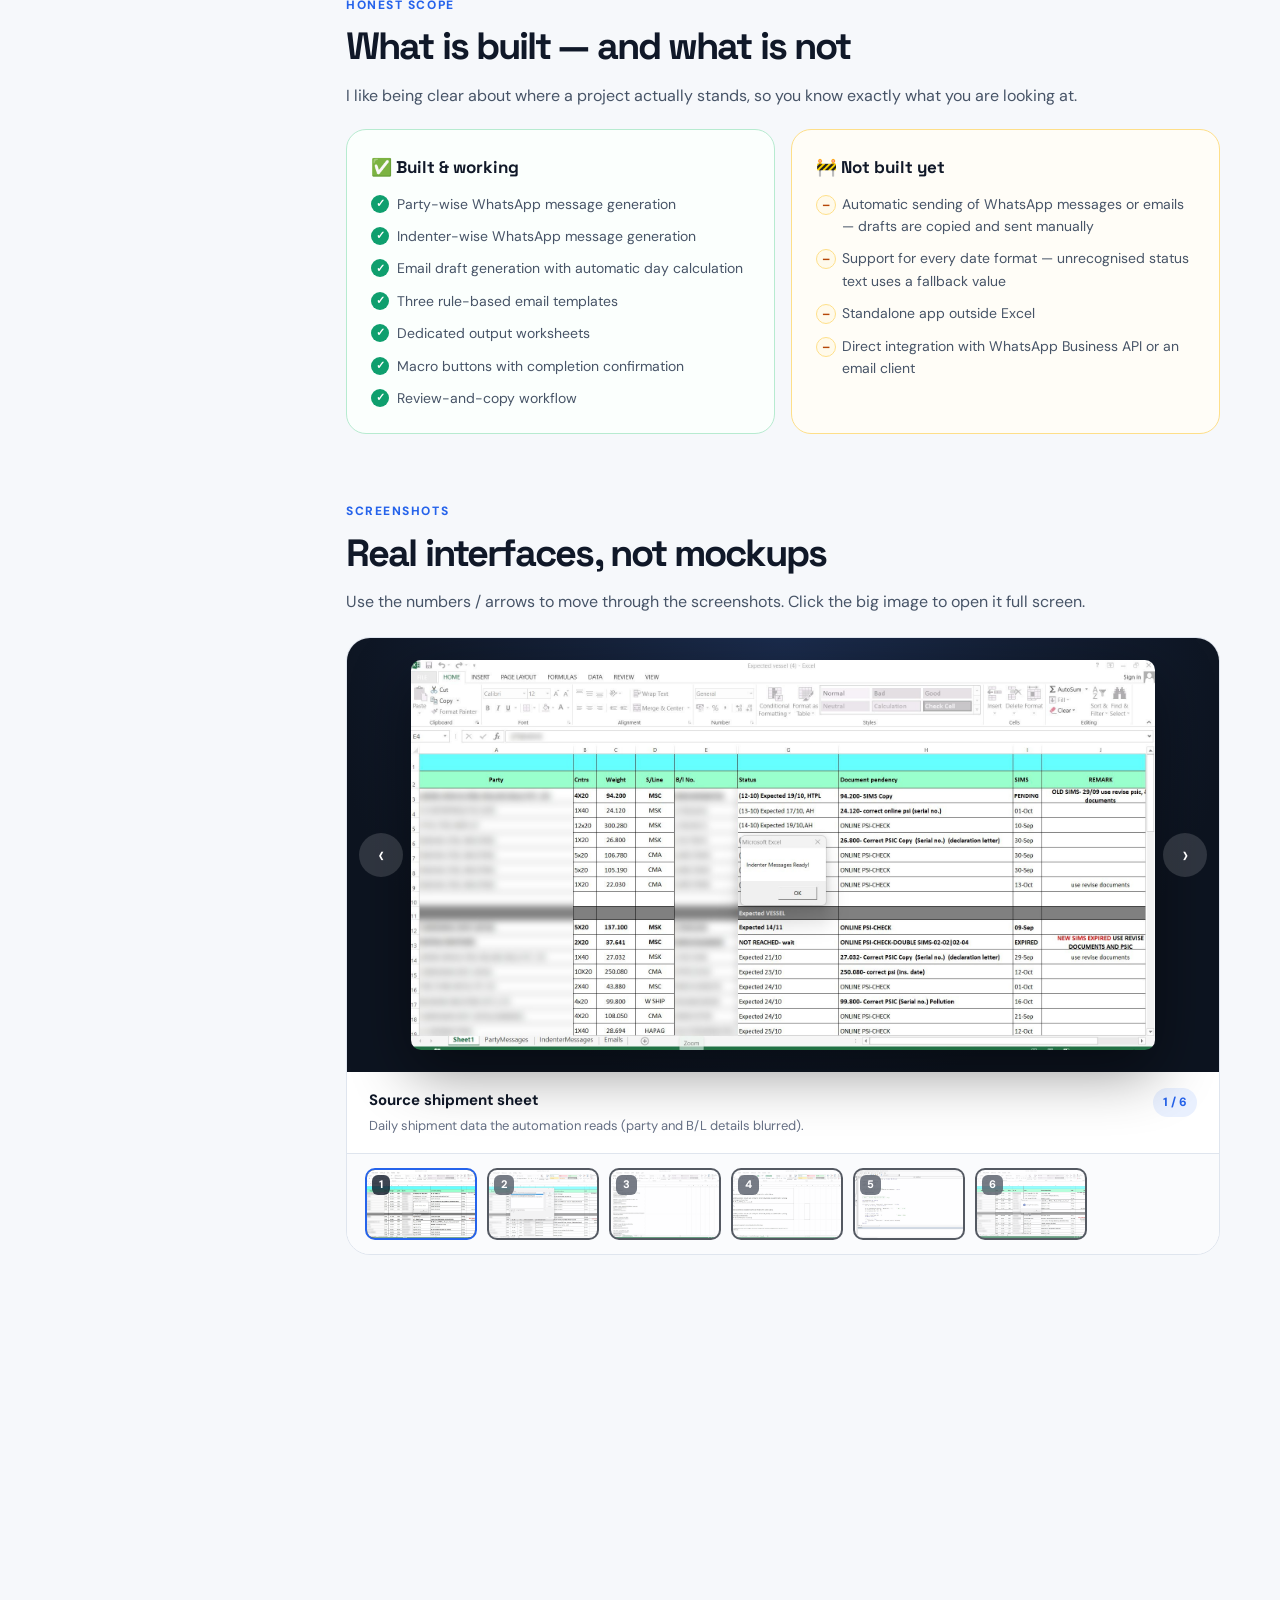
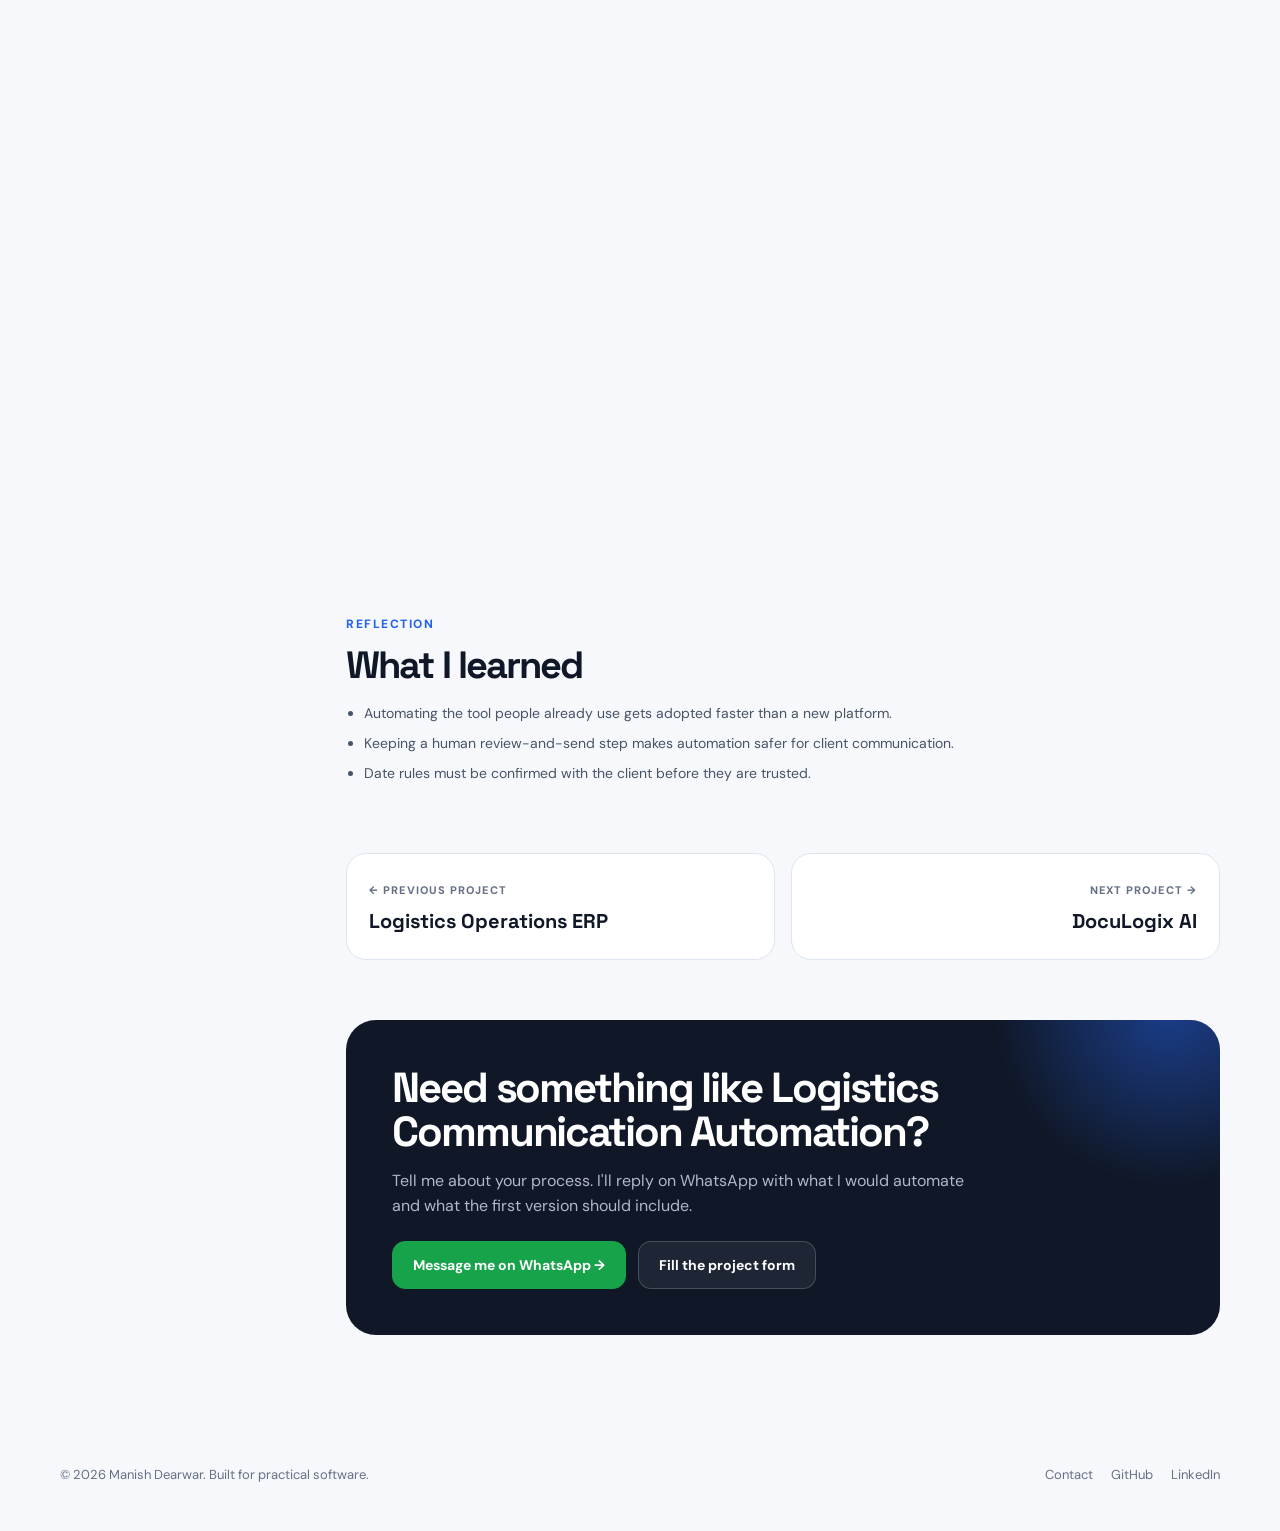
<file: project-logistics-communication-automation.html>
<!DOCTYPE html>
<html lang="en"><head><meta charset="UTF-8"><meta name="viewport" content="width=device-width, initial-scale=1.0">
<title>Logistics Communication Automation — Manish Dearwar</title><meta name="description" content="An Excel VBA tool that turns the daily shipment sheet into party-wise and indenter-wise WhatsApp messages and pending-document email drafts in one click.">
<meta property="og:title" content="Logistics Communication Automation — Manish Dearwar"><meta property="og:description" content="An Excel VBA tool that turns the daily shipment sheet into party-wise and indenter-wise WhatsApp messages and pending-document email drafts in one click."><meta property="og:type" content="website">
<link rel="preconnect" href="https://fonts.googleapis.com"><link rel="preconnect" href="https://fonts.gstatic.com" crossorigin><link href="https://fonts.googleapis.com/css2?family=DM+Sans:wght@400;500;600;700&family=Space+Grotesk:wght@500;600;700&display=swap" rel="stylesheet"><link rel="stylesheet" href="assets/css/style.css"></head>
<body>
<nav id="nav" class="solid"><div class="container nav-inner">
<a href="index.html" class="brand"><span class="brand-mark">MD</span><span>Manish Dearwar</span></a>
<div class="nav-links" id="navLinks">
<a href="index.html#work">Projects</a><a href="index.html#expertise">Expertise</a><a href="index.html#about">About</a><a href="index.html#process">Process</a>
<a href="index.html#contact" class="nav-cta">Start a Project</a></div>
<button class="menu" id="menu" aria-label="Open menu">☰</button></div></nav>
<main id="top">
<header class="p-hero"><div class="container">
<div class="crumbs"><a href="index.html">Home</a><span>/</span><a href="index.html#work">Projects</a><span>/</span>Logistics Communication Automation</div>
<span class="status live">Delivered to client</span><h1 style="margin-top:16px">Logistics Communication Automation</h1>
<p class="p-lead">Open the shipment sheet, press a button, and get every recipient&#x27;s WhatsApp update and document-request email ready to copy — instead of typing them one by one for hours.</p>
<div class="hero-actions"><a class="btn btn-wa" data-wa="Hi Manish, I saw Logistics Communication Automation on your portfolio and want to discuss a similar project.">Discuss a similar project →</a><a class="btn" href="#gallery">See screenshots</a></div>
<div class="p-meta"><div><small>Client</small><b>Logistics / customs-clearance team</b></div><div><small>Role</small><b>Automation developer</b></div><div><small>Domain</small><b>Shipping, customs clearance, communication</b></div><div><small>Stack</small><b>Microsoft Excel · VBA</b></div></div>
<div class="p-cover"><img src="assets/img/comm-source-sheet.jpg" alt="Logistics Communication Automation main screen" data-zoom="assets/img/comm-source-sheet.jpg" data-caption="Logistics Communication Automation"></div>
</div></header>
<section style="padding-top:60px"><div class="container p-layout">
<aside class="toc"><a href="#problem">Problem</a><a href="#solution">Solution</a><a href="#impact">Impact</a><a href="#features">Key features</a><a href="#status">Built / not built</a><a href="#gallery">Screenshots</a><a href="#videos">Videos</a><a href="#stack">Tech stack</a><a href="#learned">What I learned</a></aside>
<div>
<div class="block rv" id="problem"><div class="section-kicker">The problem</div><h2>Why this needed to exist</h2><p>The team sent daily shipment-status updates to many parties and indenters on WhatsApp, and emailed parties for pending documents before shipments arrived. Every message was prepared by hand: find the recipient, check the status and pending documents, group their shipments, write the text, and calculate how many days remained. By the client&#x27;s estimate it took about 4–5 hours a day and left room for wrong statuses, wrong date counts and inconsistent wording.</p></div>
<div class="block rv" id="solution"><div class="section-kicker">The solution</div><h2>What I built</h2><p>I built an Excel VBA automation on top of the sheet the team already maintains. It reads the shipment rows, cleans party names, groups shipments by party and by indenter, applies the formatting and filtering rules, calculates the expected-arrival window, and writes ready-to-copy WhatsApp messages and email drafts into separate worksheets. The user reviews the output and sends it manually, so a human stays in control.</p><div class="flow"><div><b>01</b><span>Maintain shipment sheet</span></div><div><b>02</b><span>Run a macro</span></div><div><b>03</b><span>Group by party / indenter</span></div><div><b>04</b><span>Apply rules &amp; dates</span></div><div><b>05</b><span>Drafts in output sheets</span></div><div><b>06</b><span>Review, copy, send</span></div></div></div>
<div class="block rv" id="impact"><div class="section-kicker">Impact</div><h2>Before and after</h2><div class="impact"><div class="r head"><span></span><div>Before</div><div>With automation</div></div><div class="r"><span>Daily communication prep</span><div class="before">About 4–5 hours</div><div class="after">About 1 minute</div></div><div class="r"><span>WhatsApp messages</span><div class="before">Written one by one</div><div class="after">Generated in recipient-wise groups</div></div><div class="r"><span>Arrival-day calculation</span><div class="before">Counted by hand</div><div class="after">Calculated by VBA rules</div></div><div class="r"><span>Email writing</span><div class="before">Drafted repeatedly</div><div class="after">Generated from templates</div></div><div class="r"><span>Consistency</span><div class="before">Depended on manual typing</div><div class="after">Standard templates and rules</div></div></div><p style="margin-top:12px;font-size:13px;color:var(--muted)">Timings are the client&#x27;s own estimate, not an independent benchmark. Generated text should still be reviewed before sending.</p></div><div class="block rv" id="features"><div class="section-kicker">Key features</div><h2>What it can do</h2><div class="feat-grid"><div class="feat"><h3>WhatsApp generator — by party</h3><p>Combines all of a party&#x27;s shipments into one message with formatted document references and status text.</p></div><div class="feat"><h3>WhatsApp generator — by indenter</h3><p>One message per indenter, including the related party information.</p></div><div class="feat"><h3>Email generator</h3><p>Builds a pending-document email per qualifying shipment with the expected-arrival window worked out automatically.</p></div><div class="feat"><h3>Conditional templates</h3><p>Different wording for documents-copy pending, shipment not yet reached, and general pending documents.</p></div><div class="feat"><h3>Built-in rules</h3><p>Party-name cleaning, filtering of online-check records, date adjustments and a standard reminder line.</p></div><div class="feat"><h3>Output worksheets</h3><p>Messages and emails land in dedicated sheets (PartyMessages, IndenterMessages, Emails) ready to copy.</p></div></div></div>
<div class="block rv" id="status"><div class="section-kicker">Honest scope</div><h2>What is built — and what is not</h2><p>I like being clear about where a project actually stands, so you know exactly what you are looking at.</p>
<div class="two-col"><div class="panel built"><h3>✅ Built &amp; working</h3><ul><li>Party-wise WhatsApp message generation</li><li>Indenter-wise WhatsApp message generation</li><li>Email draft generation with automatic day calculation</li><li>Three rule-based email templates</li><li>Dedicated output worksheets</li><li>Macro buttons with completion confirmation</li><li>Review-and-copy workflow</li></ul></div><div class="panel notbuilt"><h3>🚧 Not built yet</h3><ul><li>Automatic sending of WhatsApp messages or emails — drafts are copied and sent manually</li><li>Support for every date format — unrecognised status text uses a fallback value</li><li>Standalone app outside Excel</li><li>Direct integration with WhatsApp Business API or an email client</li></ul></div></div></div>
<div class="block rv" id="gallery"><div class="section-kicker">Screenshots</div><h2>Real interfaces, not mockups</h2><p>Use the numbers / arrows to move through the screenshots. Click the big image to open it full screen.</p><div class="viewer" id="viewer"><div class="stage"><button class="vp" aria-label="Previous image">‹</button><img id="vimg" src="assets/img/comm-source-sheet.jpg" alt="Source shipment sheet" title="Click to enlarge"><button class="vn" aria-label="Next image">›</button></div>
<div class="vcap"><div><b id="vtitle">Source shipment sheet</b><span id="vdesc">Daily shipment data the automation reads (party and B/L details blurred).</span></div><em id="vcount">1 / 6</em></div>
<div class="thumbs"><button class="thumb on" data-src="assets/img/comm-source-sheet.jpg" data-title="Source shipment sheet" data-desc="Daily shipment data the automation reads (party and B/L details blurred)." aria-label="Image 1: Source shipment sheet"><img src="assets/img/comm-source-sheet.jpg" alt="" loading="lazy" width="1912" height="1002"><i>1</i></button><button class="thumb" data-src="assets/img/comm-macro-list.jpg" data-title="Macros" data-desc="GenerateIndenterMessages, GeneratePartyMessages and the email generator." aria-label="Image 2: Macros"><img src="assets/img/comm-macro-list.jpg" alt="" loading="lazy" width="1918" height="992"><i>2</i></button><button class="thumb" data-src="assets/img/comm-indenter-messages.jpg" data-title="Indenter-wise messages" data-desc="Grouped WhatsApp-ready messages (names blurred)." aria-label="Image 3: Indenter-wise messages"><img src="assets/img/comm-indenter-messages.jpg" alt="" loading="lazy" width="1917" height="1008"><i>3</i></button><button class="thumb" data-src="assets/img/comm-emails-sheet.jpg" data-title="Generated emails" data-desc="Pending-document email drafts with the calculated arrival window." aria-label="Image 4: Generated emails"><img src="assets/img/comm-emails-sheet.jpg" alt="" loading="lazy" width="1785" height="1005"><i>4</i></button><button class="thumb" data-src="assets/img/comm-vba-code.jpg" data-title="Behind the scenes — VBA code" data-desc="Rule logic: skip online checks and adjust the expected date." aria-label="Image 5: Behind the scenes — VBA code"><img src="assets/img/comm-vba-code.jpg" alt="" loading="lazy" width="1918" height="1018"><i>5</i></button><button class="thumb" data-src="assets/img/comm-emails-generated.jpg" data-title="Completion message" data-desc="Confirmation shown when email generation finishes." aria-label="Image 6: Completion message"><img src="assets/img/comm-emails-generated.jpg" alt="" loading="lazy" width="1918" height="1021"><i>6</i></button></div></div></div>
<div class="block rv" id="videos"><div class="section-kicker">Videos</div><h2>See it in action</h2><div class="videos"><!-- ADD A VIDEO: copy one block below, put your file in assets/projects/logistics-communication-automation/videos/ -->
<div class="video soon"><div class="frame"><div><i>▶</i>Demo walkthrough video coming soon</div></div><div class="meta"><b>Product walkthrough</b><span>A screen recording of the full workflow.</span></div></div>
<!-- Example (self-hosted):
<div class="video"><div class="frame"><video controls preload="metadata" poster="assets/projects/logistics-communication-automation/images/poster.jpg"><source src="assets/projects/logistics-communication-automation/videos/demo.mp4" type="video/mp4"></video></div><div class="meta"><b>Title</b><span>Description</span></div></div>
-->
<!-- Example (YouTube):
<div class="video"><div class="frame"><iframe src="https://www.youtube.com/embed/VIDEO_ID" allowfullscreen loading="lazy"></iframe></div><div class="meta"><b>Title</b><span>Description</span></div></div>
--></div></div>
<div class="block rv" id="stack"><div class="section-kicker">Under the hood</div><h2>Tech stack</h2><div class="tech-table"><div class="r"><span>Workspace</span><div>Microsoft Excel</div></div><div class="r"><span>Automation</span><div>Excel VBA procedures and helper functions</div></div><div class="r"><span>Logic</span><div>String building, recipient grouping, VBA date parsing and arithmetic</div></div><div class="r"><span>Output</span><div>Dedicated worksheets for WhatsApp and email drafts</div></div></div><div class="techs" style="margin-top:16px"><span class="tech">Excel</span><span class="tech">VBA</span><span class="tech">Workflow automation</span><span class="tech">Date logic</span><span class="tech">Rule-based text generation</span></div></div>
<div class="block rv" id="learned"><div class="section-kicker">Reflection</div><h2>What I learned</h2><ul class="learn"><li>Automating the tool people already use gets adopted faster than a new platform.</li><li>Keeping a human review-and-send step makes automation safer for client communication.</li><li>Date rules must be confirmed with the client before they are trusted.</li></ul></div>
<div class="p-next"><a href="project-logistics-operations-erp.html"><small>← Previous project</small><b>Logistics Operations ERP</b></a><a href="project-doculogix-ai.html"><small>Next project →</small><b>DocuLogix AI</b></a></div>
<div class="cta-band"><h2>Need something like Logistics Communication Automation?</h2><p>Tell me about your process. I'll reply on WhatsApp with what I would automate and what the first version should include.</p>
<div class="row"><a class="btn btn-wa" data-wa="Hi Manish, I saw Logistics Communication Automation on your portfolio and want to discuss a similar project.">Message me on WhatsApp →</a><a class="btn btn-ghost-dark" href="index.html?project=Logistics%20Communication%20Automation#contact">Fill the project form</a></div></div>
</div></div></section></main>
<footer><div class="container footer-inner"><div>© <span id="year"></span> Manish Dearwar. Built for practical software.</div>
<div class="footer-links"><a href="index.html#contact">Contact</a><a data-github target="_blank" rel="noopener">GitHub</a><a data-linkedin target="_blank" rel="noopener">LinkedIn</a></div></div></footer>
<a class="floating-wa" data-wa="Hi Manish, I saw your portfolio and want to discuss a project." aria-label="Chat on WhatsApp"><svg viewBox="0 0 24 24"><path d="M12 2a10 10 0 0 0-8.7 14.9L2 22l5.3-1.3A10 10 0 1 0 12 2Zm0 18.2c-1.5 0-3-.4-4.2-1.200l-.3-.2-3 .8.8-2.9-.2-.3A8.200 8.200 0 1 1 12 20.200Zm4.500-6.100c-.2-.1-1.500-.7-1.700-.8-.2-.1-.4-.1-.6.100l-.8 1c-.1.200-.3.200-.5.100-1.500-.7-2.400-1.300-3.400-2.900-.3-.4.300-.4.800-1.400.1-.2 0-.3 0-.5l-.8-1.800c-.2-.5-.4-.4-.6-.4h-.5c-.2 0-.5.100-.7.300-.7.700-1 1.500-1 2.400.1 1 .5 2 1.200 2.900 1.300 1.700 3 3 5 3.700 1.800.6 2.300.5 3.100.4.600-.1 1.600-.7 1.800-1.300.2-.6.200-1.100.2-1.200-.1-.1-.3-.2-.5-.3Z"/></svg><span>WhatsApp</span></a>
<script src="assets/js/site.js"></script>
</body></html>
</file>
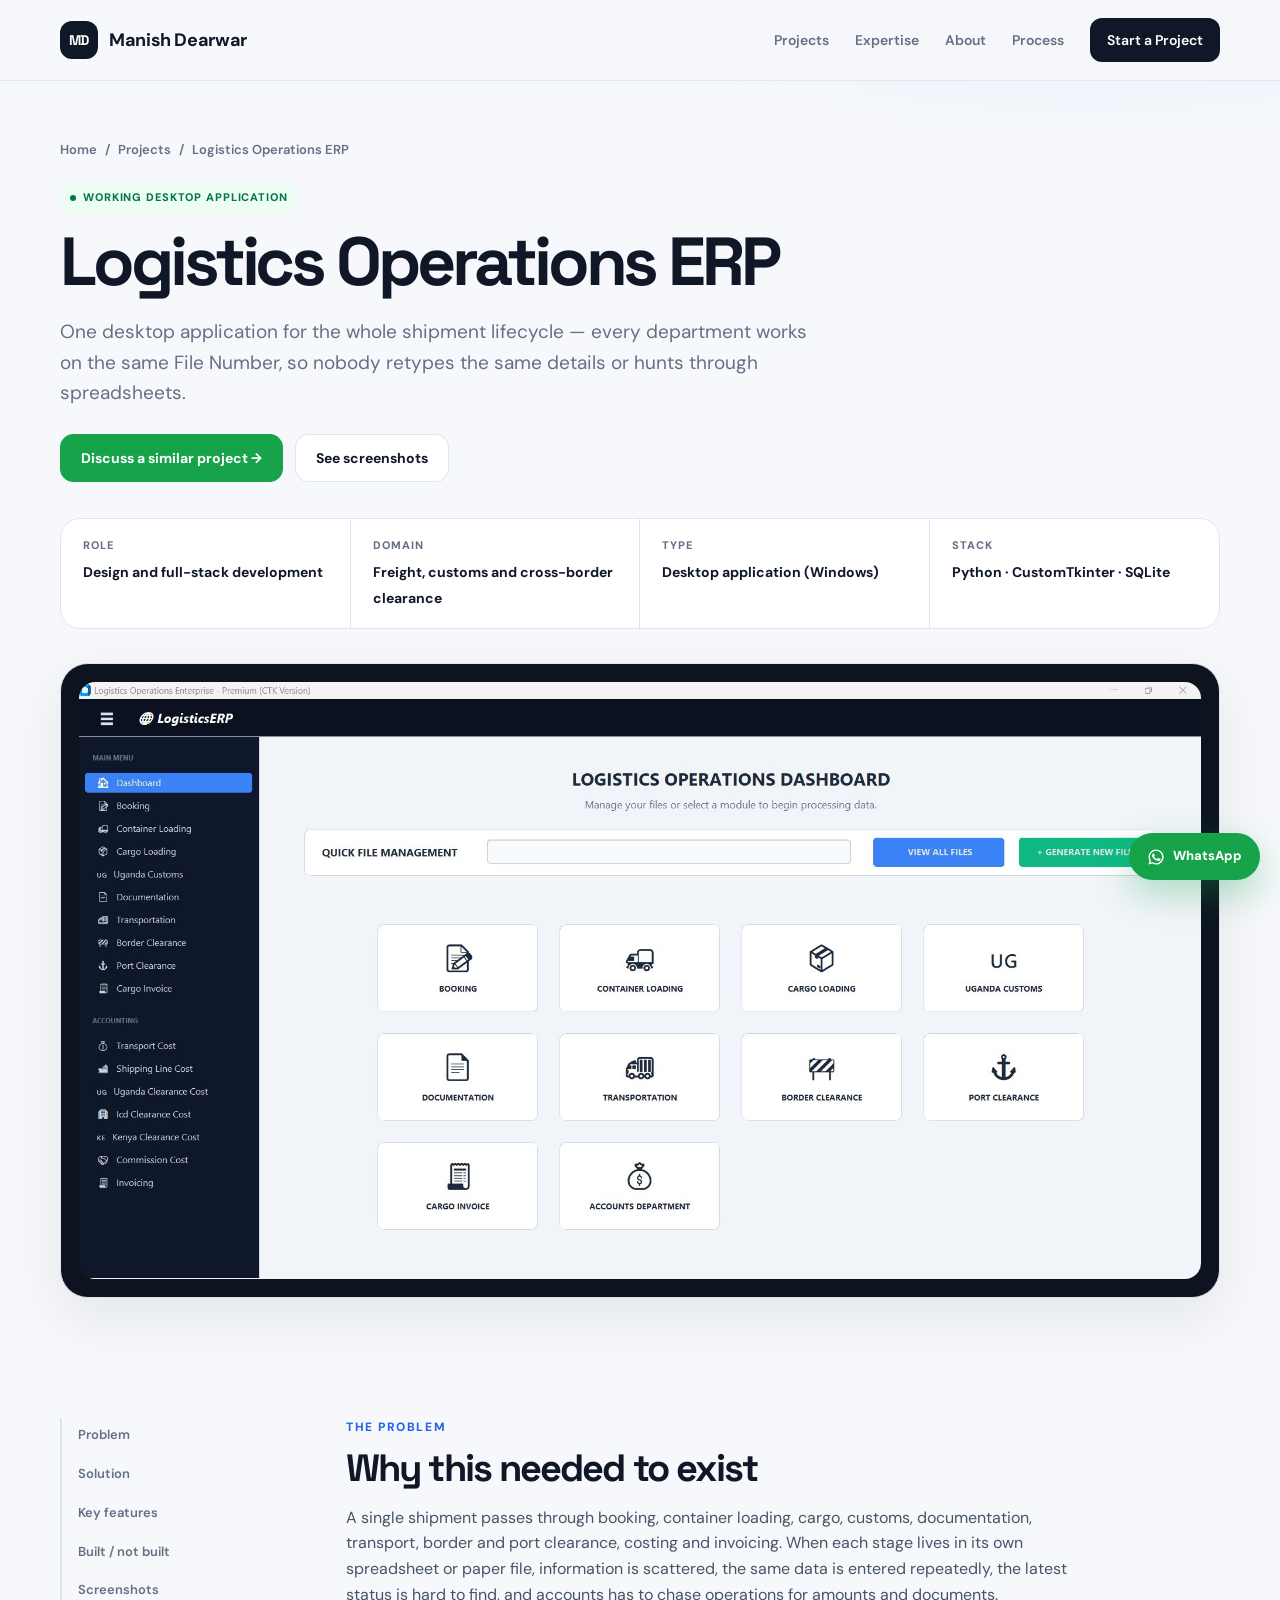
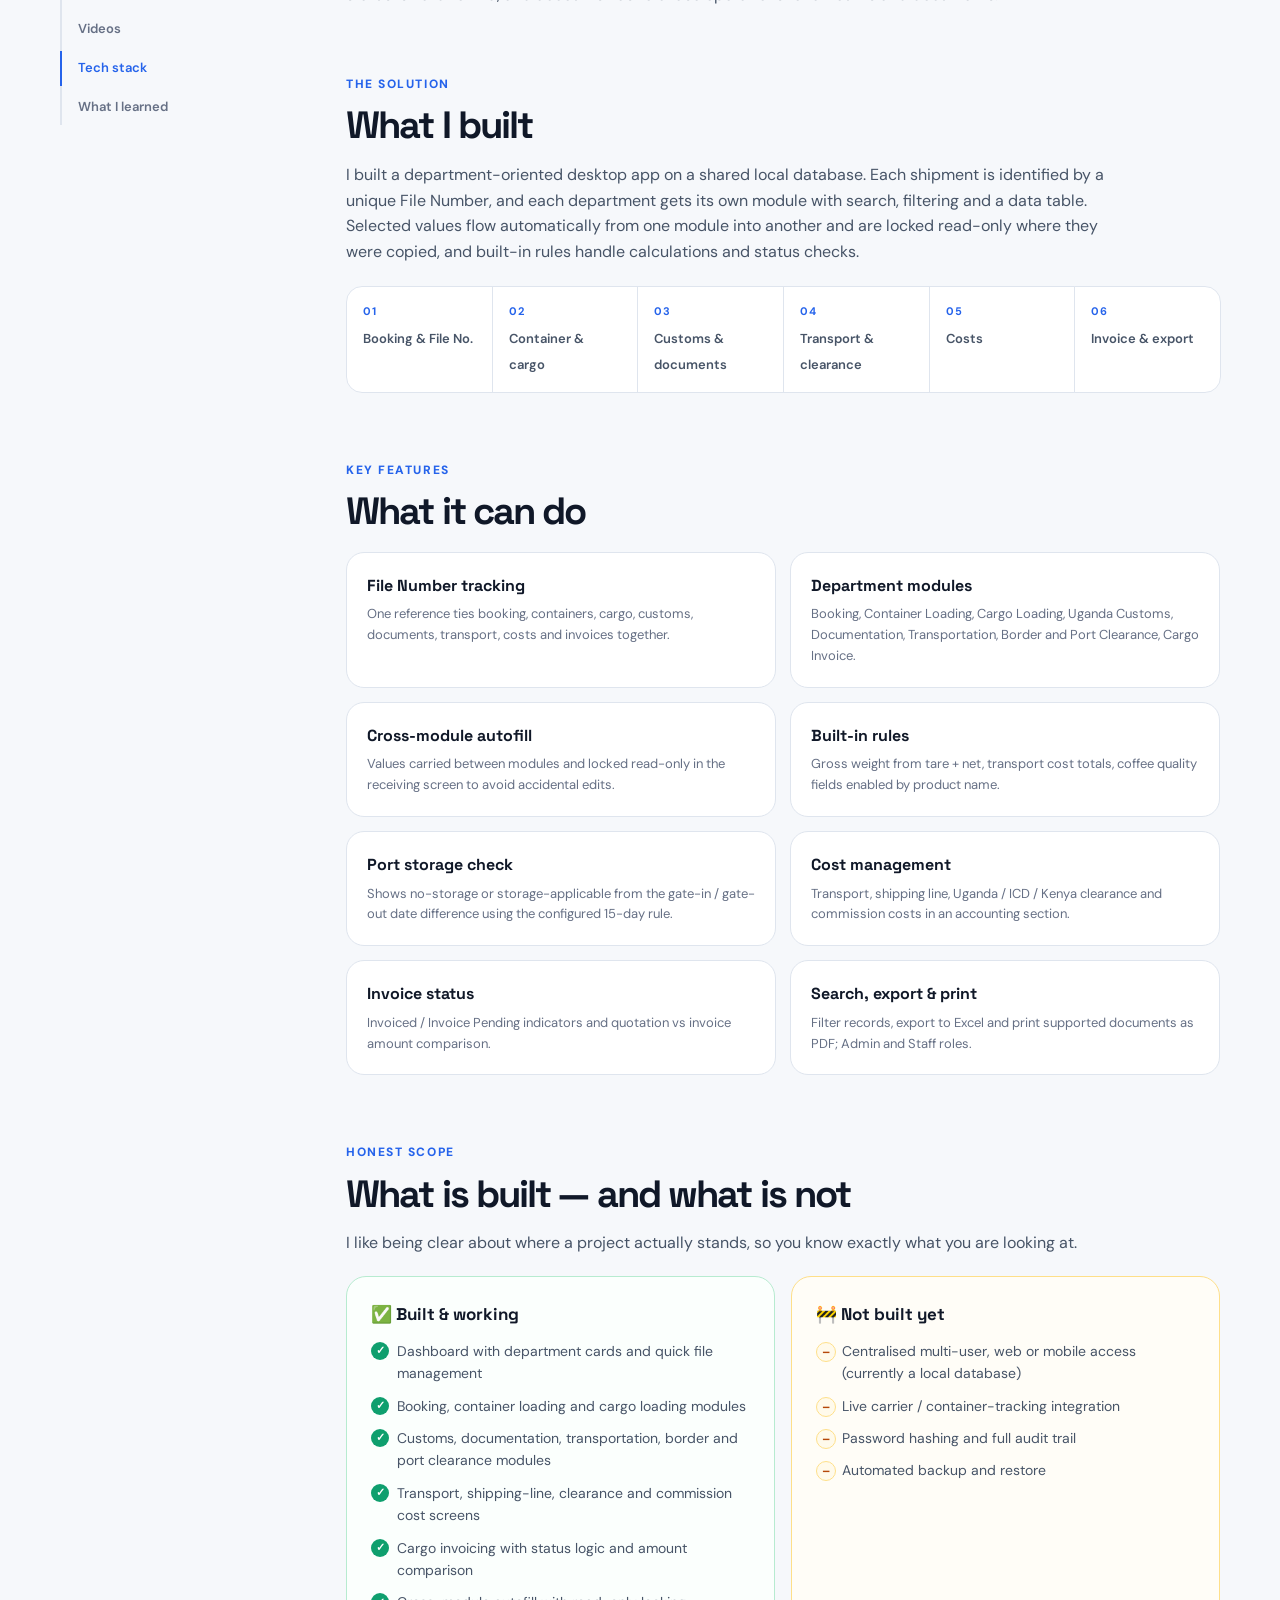
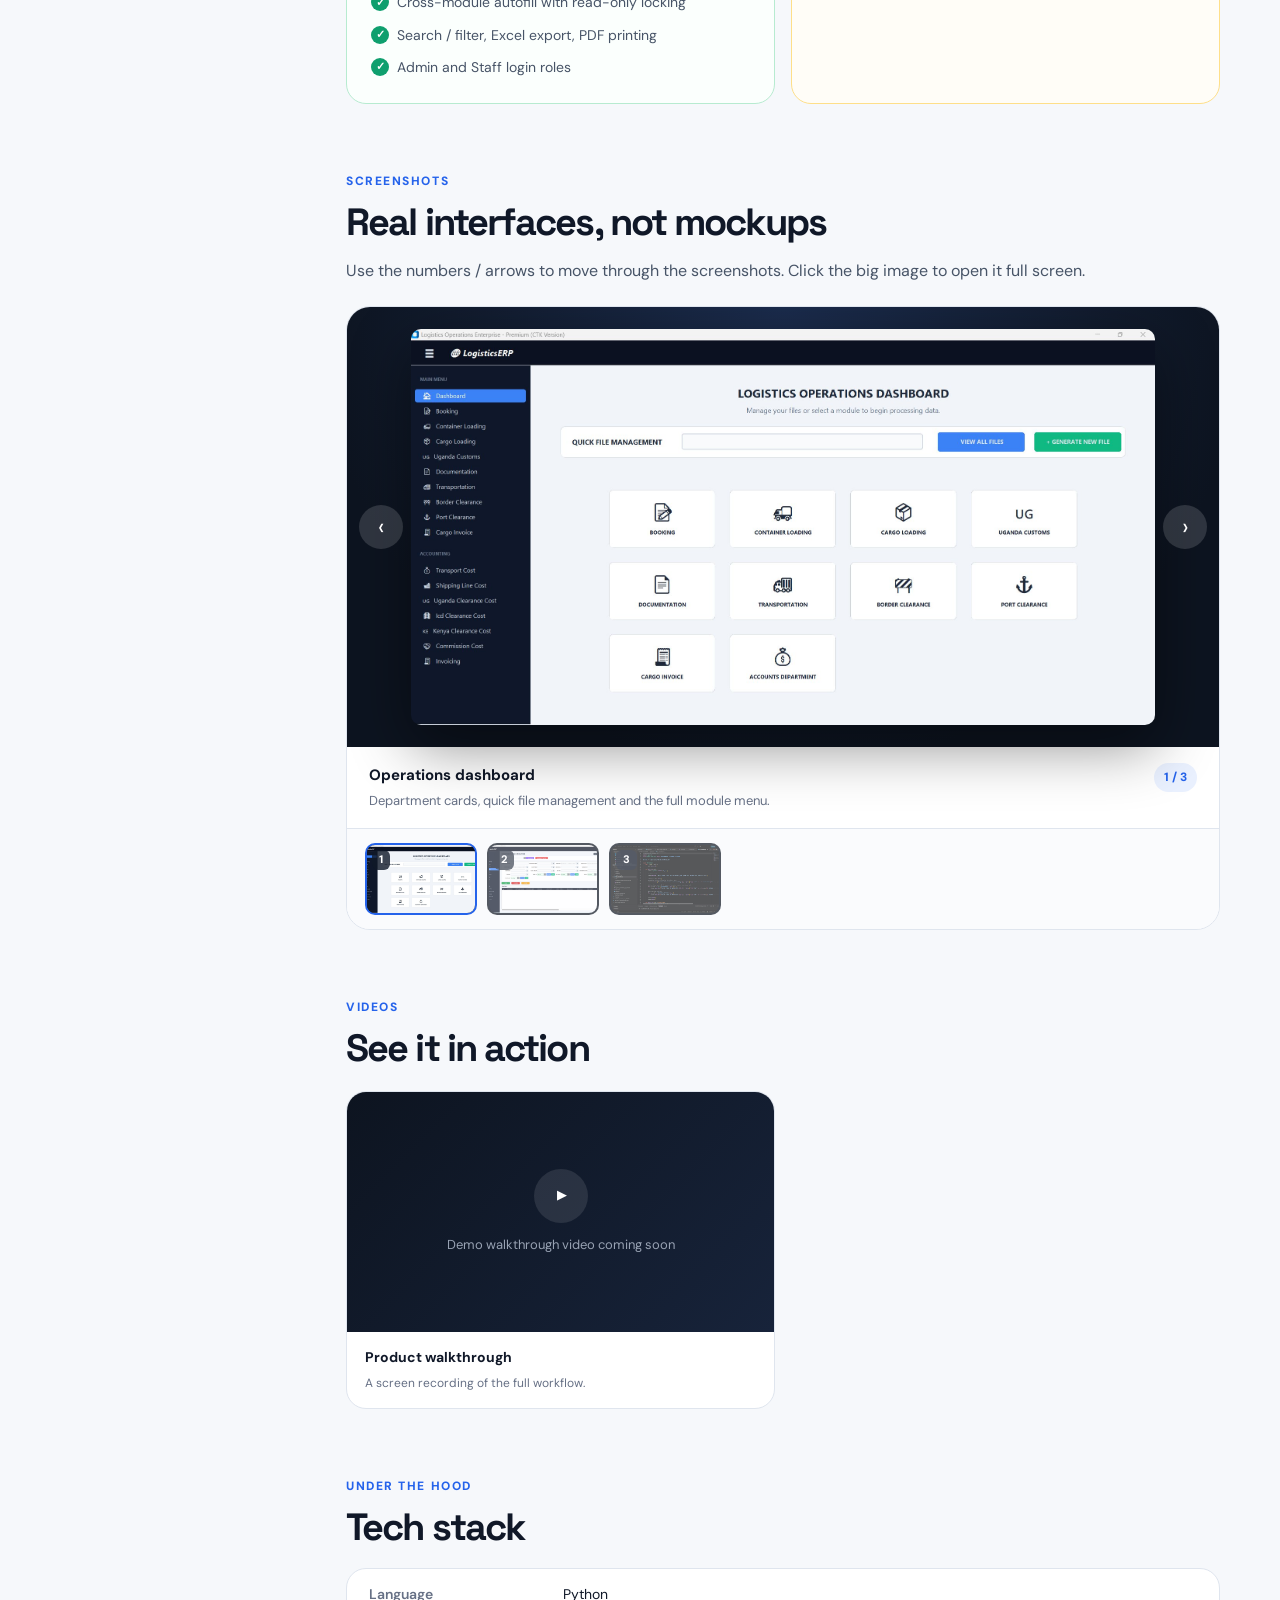
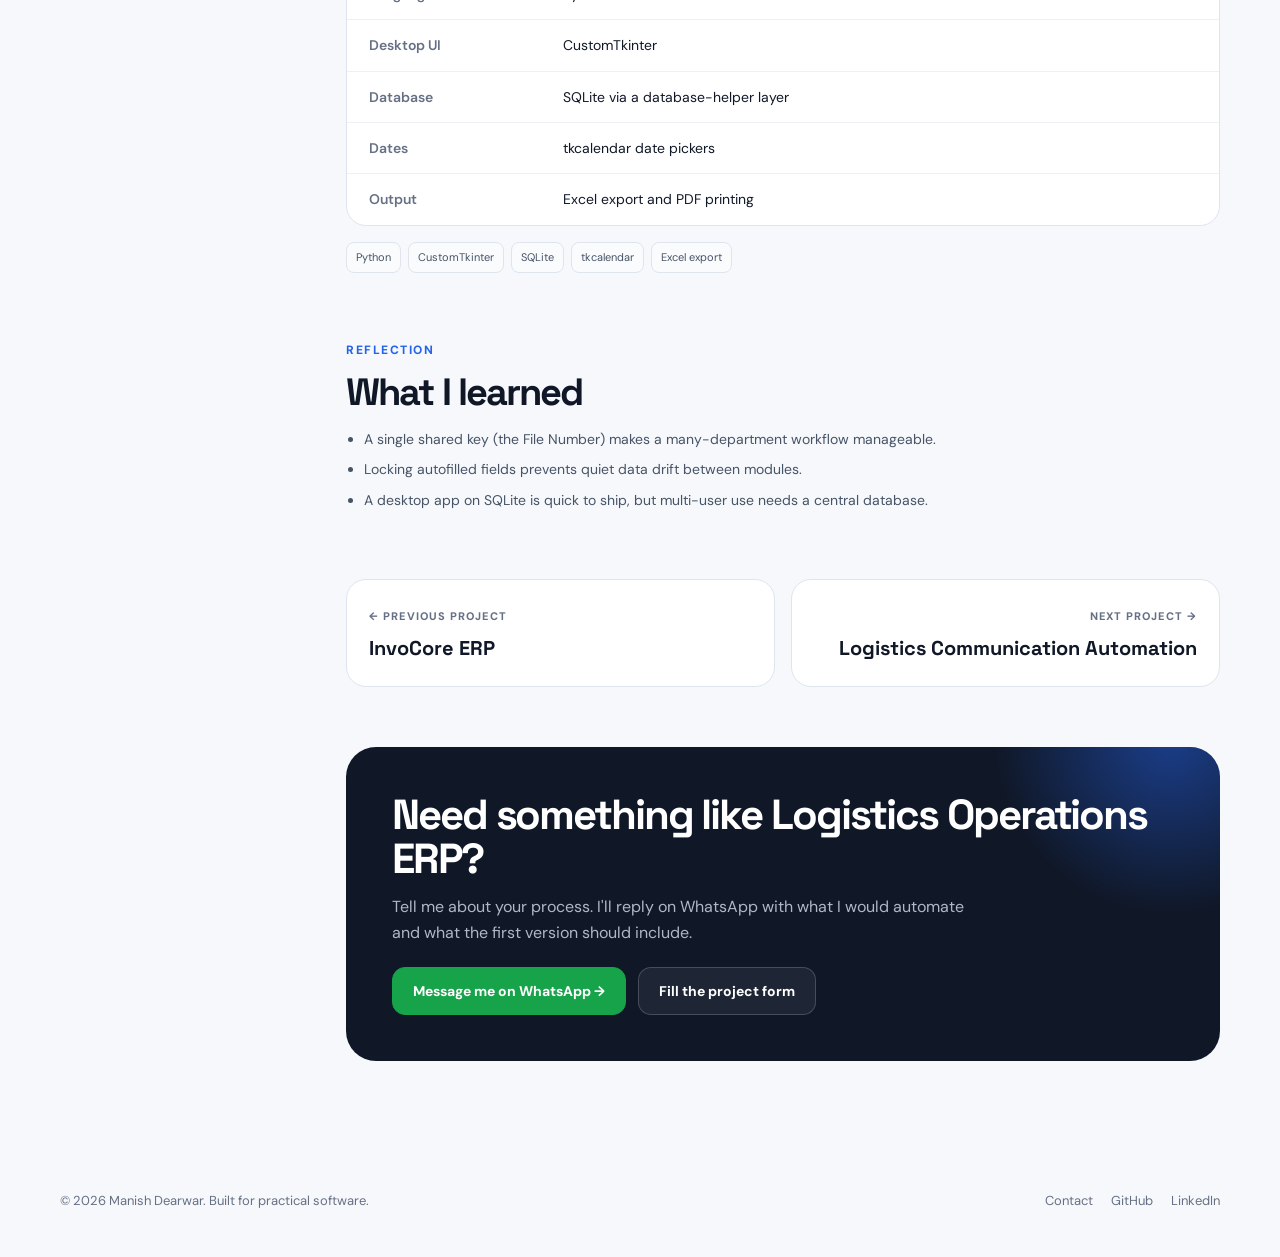
<file: project-logistics-operations-erp.html>
<!DOCTYPE html>
<html lang="en"><head><meta charset="UTF-8"><meta name="viewport" content="width=device-width, initial-scale=1.0">
<title>Logistics Operations ERP — Manish Dearwar</title><meta name="description" content="A department-based desktop ERP that tracks a shipment from booking to invoicing using one File Number as the reference across every module.">
<meta property="og:title" content="Logistics Operations ERP — Manish Dearwar"><meta property="og:description" content="A department-based desktop ERP that tracks a shipment from booking to invoicing using one File Number as the reference across every module."><meta property="og:type" content="website">
<link rel="preconnect" href="https://fonts.googleapis.com"><link rel="preconnect" href="https://fonts.gstatic.com" crossorigin><link href="https://fonts.googleapis.com/css2?family=DM+Sans:wght@400;500;600;700&family=Space+Grotesk:wght@500;600;700&display=swap" rel="stylesheet"><link rel="stylesheet" href="assets/css/style.css"></head>
<body>
<nav id="nav" class="solid"><div class="container nav-inner">
<a href="index.html" class="brand"><span class="brand-mark">MD</span><span>Manish Dearwar</span></a>
<div class="nav-links" id="navLinks">
<a href="index.html#work">Projects</a><a href="index.html#expertise">Expertise</a><a href="index.html#about">About</a><a href="index.html#process">Process</a>
<a href="index.html#contact" class="nav-cta">Start a Project</a></div>
<button class="menu" id="menu" aria-label="Open menu">☰</button></div></nav>
<main id="top">
<header class="p-hero"><div class="container">
<div class="crumbs"><a href="index.html">Home</a><span>/</span><a href="index.html#work">Projects</a><span>/</span>Logistics Operations ERP</div>
<span class="status live">Working desktop application</span><h1 style="margin-top:16px">Logistics Operations ERP</h1>
<p class="p-lead">One desktop application for the whole shipment lifecycle — every department works on the same File Number, so nobody retypes the same details or hunts through spreadsheets.</p>
<div class="hero-actions"><a class="btn btn-wa" data-wa="Hi Manish, I saw Logistics Operations ERP on your portfolio and want to discuss a similar project.">Discuss a similar project →</a><a class="btn" href="#gallery">See screenshots</a></div>
<div class="p-meta"><div><small>Role</small><b>Design and full-stack development</b></div><div><small>Domain</small><b>Freight, customs and cross-border clearance</b></div><div><small>Type</small><b>Desktop application (Windows)</b></div><div><small>Stack</small><b>Python · CustomTkinter · SQLite</b></div></div>
<div class="p-cover"><img src="assets/img/logistics-dashboard.jpg" alt="Logistics Operations ERP main screen" data-zoom="assets/img/logistics-dashboard.jpg" data-caption="Logistics Operations ERP"></div>
</div></header>
<section style="padding-top:60px"><div class="container p-layout">
<aside class="toc"><a href="#problem">Problem</a><a href="#solution">Solution</a><a href="#features">Key features</a><a href="#status">Built / not built</a><a href="#gallery">Screenshots</a><a href="#videos">Videos</a><a href="#stack">Tech stack</a><a href="#learned">What I learned</a></aside>
<div>
<div class="block rv" id="problem"><div class="section-kicker">The problem</div><h2>Why this needed to exist</h2><p>A single shipment passes through booking, container loading, cargo, customs, documentation, transport, border and port clearance, costing and invoicing. When each stage lives in its own spreadsheet or paper file, information is scattered, the same data is entered repeatedly, the latest status is hard to find, and accounts has to chase operations for amounts and documents.</p></div>
<div class="block rv" id="solution"><div class="section-kicker">The solution</div><h2>What I built</h2><p>I built a department-oriented desktop app on a shared local database. Each shipment is identified by a unique File Number, and each department gets its own module with search, filtering and a data table. Selected values flow automatically from one module into another and are locked read-only where they were copied, and built-in rules handle calculations and status checks.</p><div class="flow"><div><b>01</b><span>Booking &amp; File No.</span></div><div><b>02</b><span>Container &amp; cargo</span></div><div><b>03</b><span>Customs &amp; documents</span></div><div><b>04</b><span>Transport &amp; clearance</span></div><div><b>05</b><span>Costs</span></div><div><b>06</b><span>Invoice &amp; export</span></div></div></div>
<div class="block rv" id="features"><div class="section-kicker">Key features</div><h2>What it can do</h2><div class="feat-grid"><div class="feat"><h3>File Number tracking</h3><p>One reference ties booking, containers, cargo, customs, documents, transport, costs and invoices together.</p></div><div class="feat"><h3>Department modules</h3><p>Booking, Container Loading, Cargo Loading, Uganda Customs, Documentation, Transportation, Border and Port Clearance, Cargo Invoice.</p></div><div class="feat"><h3>Cross-module autofill</h3><p>Values carried between modules and locked read-only in the receiving screen to avoid accidental edits.</p></div><div class="feat"><h3>Built-in rules</h3><p>Gross weight from tare + net, transport cost totals, coffee quality fields enabled by product name.</p></div><div class="feat"><h3>Port storage check</h3><p>Shows no-storage or storage-applicable from the gate-in / gate-out date difference using the configured 15-day rule.</p></div><div class="feat"><h3>Cost management</h3><p>Transport, shipping line, Uganda / ICD / Kenya clearance and commission costs in an accounting section.</p></div><div class="feat"><h3>Invoice status</h3><p>Invoiced / Invoice Pending indicators and quotation vs invoice amount comparison.</p></div><div class="feat"><h3>Search, export &amp; print</h3><p>Filter records, export to Excel and print supported documents as PDF; Admin and Staff roles.</p></div></div></div>
<div class="block rv" id="status"><div class="section-kicker">Honest scope</div><h2>What is built — and what is not</h2><p>I like being clear about where a project actually stands, so you know exactly what you are looking at.</p>
<div class="two-col"><div class="panel built"><h3>✅ Built &amp; working</h3><ul><li>Dashboard with department cards and quick file management</li><li>Booking, container loading and cargo loading modules</li><li>Customs, documentation, transportation, border and port clearance modules</li><li>Transport, shipping-line, clearance and commission cost screens</li><li>Cargo invoicing with status logic and amount comparison</li><li>Cross-module autofill with read-only locking</li><li>Search / filter, Excel export, PDF printing</li><li>Admin and Staff login roles</li></ul></div><div class="panel notbuilt"><h3>🚧 Not built yet</h3><ul><li>Centralised multi-user, web or mobile access (currently a local database)</li><li>Live carrier / container-tracking integration</li><li>Password hashing and full audit trail</li><li>Automated backup and restore</li></ul></div></div></div>
<div class="block rv" id="gallery"><div class="section-kicker">Screenshots</div><h2>Real interfaces, not mockups</h2><p>Use the numbers / arrows to move through the screenshots. Click the big image to open it full screen.</p><div class="viewer" id="viewer"><div class="stage"><button class="vp" aria-label="Previous image">‹</button><img id="vimg" src="assets/img/logistics-dashboard.jpg" alt="Operations dashboard" title="Click to enlarge"><button class="vn" aria-label="Next image">›</button></div>
<div class="vcap"><div><b id="vtitle">Operations dashboard</b><span id="vdesc">Department cards, quick file management and the full module menu.</span></div><em id="vcount">1 / 3</em></div>
<div class="thumbs"><button class="thumb on" data-src="assets/img/logistics-dashboard.jpg" data-title="Operations dashboard" data-desc="Department cards, quick file management and the full module menu." aria-label="Image 1: Operations dashboard"><img src="assets/img/logistics-dashboard.jpg" alt="" loading="lazy" width="1917" height="1020"><i>1</i></button><button class="thumb" data-src="assets/img/logistics-documentation.jpg" data-title="Documentation module" data-desc="Container, booking, consignee, weights, HS code and document uploads (shown with blank form)." aria-label="Image 2: Documentation module"><img src="assets/img/logistics-documentation.jpg" alt="" loading="lazy" width="1918" height="1026"><i>2</i></button><button class="thumb" data-src="assets/img/logistics-code-db-handler.jpg" data-title="Behind the scenes — database layer" data-desc="db_handler.py creating the booking, department and accounting tables in SQLite." aria-label="Image 3: Behind the scenes — database layer"><img src="assets/img/logistics-code-db-handler.jpg" alt="" loading="lazy" width="1712" height="1020"><i>3</i></button></div></div></div>
<div class="block rv" id="videos"><div class="section-kicker">Videos</div><h2>See it in action</h2><div class="videos"><!-- ADD A VIDEO: copy one block below, put your file in assets/projects/logistics-operations-erp/videos/ -->
<div class="video soon"><div class="frame"><div><i>▶</i>Demo walkthrough video coming soon</div></div><div class="meta"><b>Product walkthrough</b><span>A screen recording of the full workflow.</span></div></div>
<!-- Example (self-hosted):
<div class="video"><div class="frame"><video controls preload="metadata" poster="assets/projects/logistics-operations-erp/images/poster.jpg"><source src="assets/projects/logistics-operations-erp/videos/demo.mp4" type="video/mp4"></video></div><div class="meta"><b>Title</b><span>Description</span></div></div>
-->
<!-- Example (YouTube):
<div class="video"><div class="frame"><iframe src="https://www.youtube.com/embed/VIDEO_ID" allowfullscreen loading="lazy"></iframe></div><div class="meta"><b>Title</b><span>Description</span></div></div>
--></div></div>
<div class="block rv" id="stack"><div class="section-kicker">Under the hood</div><h2>Tech stack</h2><div class="tech-table"><div class="r"><span>Language</span><div>Python</div></div><div class="r"><span>Desktop UI</span><div>CustomTkinter</div></div><div class="r"><span>Database</span><div>SQLite via a database-helper layer</div></div><div class="r"><span>Dates</span><div>tkcalendar date pickers</div></div><div class="r"><span>Output</span><div>Excel export and PDF printing</div></div></div><div class="techs" style="margin-top:16px"><span class="tech">Python</span><span class="tech">CustomTkinter</span><span class="tech">SQLite</span><span class="tech">tkcalendar</span><span class="tech">Excel export</span></div></div>
<div class="block rv" id="learned"><div class="section-kicker">Reflection</div><h2>What I learned</h2><ul class="learn"><li>A single shared key (the File Number) makes a many-department workflow manageable.</li><li>Locking autofilled fields prevents quiet data drift between modules.</li><li>A desktop app on SQLite is quick to ship, but multi-user use needs a central database.</li></ul></div>
<div class="p-next"><a href="project-invocore-erp.html"><small>← Previous project</small><b>InvoCore ERP</b></a><a href="project-logistics-communication-automation.html"><small>Next project →</small><b>Logistics Communication Automation</b></a></div>
<div class="cta-band"><h2>Need something like Logistics Operations ERP?</h2><p>Tell me about your process. I'll reply on WhatsApp with what I would automate and what the first version should include.</p>
<div class="row"><a class="btn btn-wa" data-wa="Hi Manish, I saw Logistics Operations ERP on your portfolio and want to discuss a similar project.">Message me on WhatsApp →</a><a class="btn btn-ghost-dark" href="index.html?project=Logistics%20Operations%20ERP#contact">Fill the project form</a></div></div>
</div></div></section></main>
<footer><div class="container footer-inner"><div>© <span id="year"></span> Manish Dearwar. Built for practical software.</div>
<div class="footer-links"><a href="index.html#contact">Contact</a><a data-github target="_blank" rel="noopener">GitHub</a><a data-linkedin target="_blank" rel="noopener">LinkedIn</a></div></div></footer>
<a class="floating-wa" data-wa="Hi Manish, I saw your portfolio and want to discuss a project." aria-label="Chat on WhatsApp"><svg viewBox="0 0 24 24"><path d="M12 2a10 10 0 0 0-8.7 14.9L2 22l5.3-1.3A10 10 0 1 0 12 2Zm0 18.2c-1.5 0-3-.4-4.2-1.200l-.3-.2-3 .8.8-2.9-.2-.3A8.200 8.200 0 1 1 12 20.200Zm4.500-6.100c-.2-.1-1.500-.7-1.700-.8-.2-.1-.4-.1-.6.100l-.8 1c-.1.200-.3.200-.5.100-1.500-.7-2.400-1.300-3.400-2.900-.3-.4.300-.4.800-1.400.1-.2 0-.3 0-.5l-.8-1.800c-.2-.5-.4-.4-.6-.4h-.5c-.2 0-.5.100-.7.300-.7.700-1 1.500-1 2.400.1 1 .5 2 1.200 2.900 1.300 1.700 3 3 5 3.700 1.800.6 2.300.5 3.100.4.600-.1 1.600-.7 1.800-1.300.2-.6.200-1.100.2-1.200-.1-.1-.3-.2-.5-.3Z"/></svg><span>WhatsApp</span></a>
<script src="assets/js/site.js"></script>
</body></html>
</file>
<file: assets/css/style.css>
:root{--bg:#f6f8fb;--surface:#fff;--surface-2:#eef3f9;--text:#101828;--muted:#667085;--line:#dfe5ee;--blue:#2563eb;--blue-dark:#1745ad;--blue-soft:#eaf1ff;--green:#0f9f6e;--amber:#b54708;--amber-soft:#fffaeb;--shadow:0 20px 60px rgba(16,24,40,.08);--radius:24px;--max:1160px}
*{box-sizing:border-box;margin:0;padding:0}
html{scroll-behavior:smooth}
body{font-family:"DM Sans",sans-serif;background:var(--bg);color:var(--text);line-height:1.6;overflow-x:hidden}
a{text-decoration:none;color:inherit}button{font:inherit;cursor:pointer}img,video{max-width:100%}
.container{width:min(var(--max),calc(100% - 40px));margin:auto}
/* nav */
nav{position:fixed;top:0;left:0;right:0;z-index:100;padding:18px 0;transition:.25s ease}
nav.scrolled,nav.solid{background:rgba(246,248,251,.88);backdrop-filter:blur(16px);border-bottom:1px solid rgba(223,229,238,.8)}
.nav-inner{display:flex;align-items:center;justify-content:space-between;gap:24px}
.brand{display:flex;align-items:center;gap:11px;font-weight:700;font-size:18px;letter-spacing:-.02em}
.brand-mark{width:38px;height:38px;border-radius:12px;display:grid;place-items:center;background:var(--text);color:#fff;font-family:"Space Grotesk",sans-serif;font-size:14px}
.nav-links{display:flex;gap:26px;align-items:center}
.nav-links a{font-size:14px;color:var(--muted);font-weight:600}.nav-links a:hover{color:var(--text)}
.nav-cta{padding:11px 17px;border-radius:12px;background:var(--text);color:#fff!important}
.menu{display:none;border:0;background:none;font-size:26px}
/* type */
h1,h2,h3,h4{font-family:"Space Grotesk",sans-serif}
h1{font-size:clamp(46px,6.2vw,80px);line-height:.98;letter-spacing:-.06em;max-width:780px}
h1 span,.grad{color:var(--blue)}
h2{font-size:clamp(32px,4vw,52px);line-height:1.04;letter-spacing:-.05em}
section{padding:100px 0}
.section-head{max-width:740px;margin-bottom:46px}
.section-kicker{color:var(--blue);font-size:12px;font-weight:800;text-transform:uppercase;letter-spacing:.13em;margin-bottom:12px}
.section-head p{color:var(--muted);font-size:17px;margin-top:16px}
/* buttons */
.btn{display:inline-flex;align-items:center;justify-content:center;gap:9px;min-height:48px;padding:0 20px;border-radius:13px;font-weight:700;font-size:14px;border:1px solid var(--line);background:#fff;transition:.2s ease;color:var(--text)}
.btn:hover{transform:translateY(-2px)}
.btn-primary{background:var(--blue);color:#fff;border-color:var(--blue)}.btn-primary:hover{background:var(--blue-dark)}
.btn-wa{background:#16a34a;border-color:#16a34a;color:#fff}.btn-wa:hover{background:#12873e}
.btn-dark{background:var(--text);color:#fff;border-color:var(--text)}
.btn-ghost-dark{background:rgba(255,255,255,.06);color:#fff;border-color:rgba(255,255,255,.18)}
/* hero */
.hero{min-height:100vh;display:flex;align-items:center;padding:140px 0 90px;position:relative;overflow:hidden}
.hero::before{content:"";position:absolute;width:640px;height:640px;border-radius:50%;background:radial-gradient(circle,rgba(37,99,235,.13),transparent 68%);top:-180px;right:-220px;pointer-events:none}
.hero-grid{display:grid;grid-template-columns:1.12fr .88fr;gap:70px;align-items:center}
.eyebrow{display:inline-flex;align-items:center;gap:8px;padding:7px 12px;border:1px solid var(--line);background:rgba(255,255,255,.7);border-radius:999px;color:var(--muted);font-size:12px;font-weight:700;text-transform:uppercase;letter-spacing:.08em;margin-bottom:22px}
.dot{width:7px;height:7px;border-radius:50%;background:var(--green);box-shadow:0 0 0 5px rgba(15,159,110,.12);animation:pulse 2s infinite}
@keyframes pulse{50%{box-shadow:0 0 0 8px rgba(15,159,110,.04)}}
.hero-copy{max-width:650px;color:var(--muted);font-size:18px;margin:25px 0 30px}
.hero-actions{display:flex;gap:12px;flex-wrap:wrap}
.hero-metrics{display:flex;gap:34px;margin-top:44px;flex-wrap:wrap}
.hero-metrics b{display:block;font-family:"Space Grotesk";font-size:30px;letter-spacing:-.04em}
.hero-metrics span{font-size:12px;color:var(--muted);font-weight:600}
.hero-card{position:relative;background:var(--text);color:#fff;border-radius:32px;padding:28px;box-shadow:0 30px 80px rgba(16,24,40,.18);overflow:hidden}
.hero-card::after{content:"";position:absolute;width:230px;height:230px;border-radius:50%;background:rgba(37,99,235,.25);filter:blur(20px);right:-80px;top:-80px}
.card-label{color:#98a2b3;text-transform:uppercase;font-size:11px;letter-spacing:.12em;font-weight:700;margin-bottom:18px}
.terminal{background:#080b12;border:1px solid rgba(255,255,255,.08);border-radius:18px;padding:20px;position:relative;z-index:1}
.terminal-top{display:flex;gap:6px;margin-bottom:20px}.terminal-top i{width:8px;height:8px;border-radius:50%;background:#4b5563}
.code-line{font-family:ui-monospace,monospace;font-size:13px;color:#cbd5e1;margin:9px 0}
.code-blue{color:#60a5fa}.code-green{color:#6ee7b7}.code-muted{color:#64748b}
.mini-stats{display:grid;grid-template-columns:repeat(2,1fr);gap:10px;margin-top:12px;position:relative;z-index:1}
.mini-stat{border:1px solid rgba(255,255,255,.08);background:rgba(255,255,255,.035);border-radius:14px;padding:14px}
.mini-stat b{display:block;font-size:19px}.mini-stat span{font-size:11px;color:#98a2b3}
/* trust */
.trust-strip{border-top:1px solid var(--line);border-bottom:1px solid var(--line);padding:22px 0;background:#fff}
.trust-inner{display:flex;align-items:center;justify-content:space-between;gap:20px;flex-wrap:wrap}
.trust-label{font-size:12px;color:var(--muted);font-weight:700;text-transform:uppercase;letter-spacing:.1em}
.trust-items{display:flex;gap:10px;flex-wrap:wrap}
.trust-item{padding:8px 11px;border:1px solid var(--line);border-radius:9px;font-size:12px;color:#475467;background:#fafbfc}
/* cards */
.value-grid{display:grid;grid-template-columns:repeat(3,1fr);gap:16px}
.value-card,.cap,.proof-card{background:var(--surface);border:1px solid var(--line);border-radius:var(--radius);padding:28px;transition:.25s}
.value-card:hover,.cap:hover{transform:translateY(-4px);box-shadow:var(--shadow)}
.icon{width:44px;height:44px;border-radius:13px;display:grid;place-items:center;background:var(--blue-soft);color:var(--blue);font-weight:800;margin-bottom:22px;flex:none}
.value-card h3{font-size:21px;margin-bottom:9px}.value-card p{color:var(--muted);font-size:14px}
/* project cards (home) */
.projects{display:grid;gap:22px}
.pcard{display:grid;grid-template-columns:1.05fr .95fr;background:var(--surface);border:1px solid var(--line);border-radius:28px;overflow:hidden;transition:.3s}
.pcard:hover{transform:translateY(-5px);box-shadow:var(--shadow);border-color:#c9d6ea}
.pcard-info{padding:36px;display:flex;flex-direction:column}
.project-tag{display:inline-block;align-self:flex-start;color:var(--blue);background:var(--blue-soft);padding:6px 10px;border-radius:999px;font-size:11px;font-weight:800;text-transform:uppercase;letter-spacing:.08em;margin-bottom:18px}
.pcard h3{font-size:30px;letter-spacing:-.035em;margin-bottom:12px}
.pcard p{color:var(--muted);font-size:15px}
.pcard ul{list-style:none;margin:18px 0;display:grid;gap:8px}
.pcard li{font-size:13px;color:#475467}.pcard li::before{content:"✓";color:var(--green);font-weight:800;margin-right:9px}
.techs{display:flex;gap:7px;flex-wrap:wrap}
.tech{border:1px solid var(--line);padding:6px 9px;border-radius:8px;font-size:11px;color:#475467;background:#fafbfc}
.pcard-link{margin-top:auto;padding-top:24px;font-weight:700;font-size:14px;color:var(--blue)}
.pcard-visual{background:#0d1420;position:relative;overflow:hidden;min-height:340px;display:flex;align-items:center;justify-content:center;padding:26px}
.pcard-visual::before{content:"";position:absolute;width:340px;height:340px;border-radius:50%;background:radial-gradient(circle,rgba(37,99,235,.32),transparent 65%)}
.pcard-visual img{position:relative;z-index:1;width:100%;height:auto;object-fit:cover;border-radius:14px;border:1px solid rgba(255,255,255,.12);box-shadow:0 25px 60px rgba(0,0,0,.4);transition:.4s}
.pcard-visual img.portrait{width:auto!important;height:300px!important;object-fit:contain}
.shot img{height:auto}.p-cover img{height:auto}
.pcard:hover .pcard-visual img{transform:scale(1.03)}
.status{display:inline-flex;align-items:center;gap:7px;font-size:11px;font-weight:800;text-transform:uppercase;letter-spacing:.08em;padding:6px 10px;border-radius:999px}
.status.live{background:#ecfdf3;color:#067647}.status.proto{background:var(--amber-soft);color:var(--amber)}
.status::before{content:"";width:6px;height:6px;border-radius:50%;background:currentColor}
/* expertise */
.exp-grid{display:grid;grid-template-columns:repeat(3,1fr);gap:16px}
.exp{background:#fff;border:1px solid var(--line);border-radius:22px;padding:26px}
.exp h3{font-size:19px;margin-bottom:6px;display:flex;align-items:center;gap:10px}
.exp>p{color:var(--muted);font-size:13px;margin-bottom:16px}
.skill{margin:12px 0}
.skill-top{display:flex;justify-content:space-between;font-size:12px;font-weight:700;color:#344054;margin-bottom:6px}
.skill-top span:last-child{color:var(--muted);font-weight:600}
.bar{height:6px;background:var(--surface-2);border-radius:99px;overflow:hidden}
.bar i{display:block;height:100%;width:0;background:linear-gradient(90deg,var(--blue),#60a5fa);border-radius:99px;transition:width 1.2s cubic-bezier(.2,.8,.2,1)}
.in .bar i,.bar.in i{width:var(--w)}
.chips{display:flex;flex-wrap:wrap;gap:7px;margin-top:14px}
.chips span{font-size:12px;padding:6px 9px;background:var(--surface-2);border-radius:8px;color:#475467}
.cap-grid{display:grid;grid-template-columns:1fr 1fr;gap:18px}
.cap h3{font-size:20px;margin-bottom:9px}.cap p{color:var(--muted);font-size:14px}
.cap-list{display:flex;flex-wrap:wrap;gap:7px;margin-top:16px}
.cap-list span{font-size:12px;padding:7px 9px;background:var(--surface-2);border-radius:8px;color:#475467}
.stack-band{margin-top:18px;background:var(--text);color:#fff;border-radius:28px;padding:34px;display:grid;grid-template-columns:.8fr 1.2fr;gap:30px;align-items:center}
.stack-band h3{font-size:26px;letter-spacing:-.03em}.stack-band p{color:#aeb8c7;font-size:14px;margin-top:8px}
.stack-band .chips span{background:rgba(255,255,255,.07);color:#dbe3f0;border:1px solid rgba(255,255,255,.08)}
.stack-band .chips{margin:0}
.stack-band h4{font-size:12px;letter-spacing:.1em;text-transform:uppercase;color:#7f8ba0;margin:0 0 8px}
.stack-band .row+.row{margin-top:18px}
/* proof */
.proof-grid{display:grid;grid-template-columns:1fr 1fr;gap:18px}
.proof-card h3{font-size:24px;margin-bottom:8px}.proof-card p{color:var(--muted);font-size:14px}
.proof-list{display:grid;margin-top:20px}
.proof-row{display:flex;justify-content:space-between;gap:15px;padding:12px 0;border-bottom:1px solid #edf0f5;font-size:13px}
.proof-row span:first-child{color:var(--muted)}.proof-row b{text-align:right}
/* about, process */
.about-grid{display:grid;grid-template-columns:.8fr 1.2fr;gap:70px;align-items:start}
.about-box{background:var(--text);color:#fff;border-radius:28px;padding:30px;position:sticky;top:110px}
.about-initial{width:74px;height:74px;border-radius:22px;background:var(--blue);display:grid;place-items:center;font-family:"Space Grotesk";font-size:27px;font-weight:700;margin-bottom:22px}
.about-box h3{font-size:24px}.about-box p{color:#98a2b3;font-size:14px;margin-top:7px}
.about-links{display:grid;gap:8px;margin-top:22px}
.about-links .btn{justify-content:flex-start;min-height:42px}
.about-copy p{color:var(--muted);font-size:16px;margin:18px 0 0}
.principles{display:grid;gap:12px;margin-top:25px}
.principle{display:flex;gap:13px;padding:16px;border:1px solid var(--line);background:#fff;border-radius:15px}
.principle .icon{margin:0;width:38px;height:38px;font-size:13px}
.principle b{font-size:14px}.principle span{display:block;color:var(--muted);font-size:13px;margin-top:3px}
.process{display:grid;grid-template-columns:repeat(4,1fr);gap:14px}
.step{border-top:2px solid var(--text);padding-top:18px}
.step-no{font-size:11px;color:var(--blue);font-weight:800;letter-spacing:.1em}
.step h3{font-size:18px;margin:8px 0}.step p{font-size:13px;color:var(--muted)}
/* CTA/contact */
.contact-grid{display:grid;grid-template-columns:.85fr 1.15fr;gap:18px;align-items:stretch}
.contact-info{background:#0d1420;color:#fff;border-radius:28px;padding:34px}
.contact-info h3{font-size:30px;line-height:1.05;margin-bottom:13px}
.contact-info p{color:#aeb8c7;font-size:14px}
.contact-actions{display:grid;gap:10px;margin-top:25px}
.contact-actions .btn{justify-content:flex-start}
.contact-form{background:#fff;border:1px solid var(--line);border-radius:28px;padding:30px}
.form-grid{display:grid;grid-template-columns:1fr 1fr;gap:0 13px}
.field{display:grid;gap:6px;margin-bottom:13px;align-content:start}
.field.full{grid-column:1/-1}
.field label{font-size:12px;font-weight:700;color:#344054}
.field input,.field select,.field textarea{width:100%;border:1px solid var(--line);border-radius:11px;padding:12px 13px;outline:none;font:inherit;font-size:14px;background:#fff;color:var(--text)}
.field textarea{min-height:125px;resize:vertical}
.field input:focus,.field select:focus,.field textarea:focus{border-color:#7aa2ef;box-shadow:0 0 0 3px rgba(37,99,235,.1)}
.form-note{font-size:12px;color:var(--muted);margin-top:11px}
.form-err{display:none;padding:12px;border-radius:10px;background:#fef3f2;color:#b42318;font-size:13px;margin-bottom:12px}
.floating-wa{position:fixed;right:20px;bottom:20px;z-index:90;background:#16a34a;color:#fff;padding:13px 18px;border-radius:999px;box-shadow:0 14px 35px rgba(22,163,74,.3);font-size:13px;font-weight:800;display:flex;gap:8px;align-items:center;transition:.2s}
.floating-wa:hover{transform:translateY(-2px)}
.floating-wa svg{width:18px;height:18px;fill:#fff}
footer{padding:30px 0 45px;color:var(--muted);font-size:13px}
.footer-inner{display:flex;justify-content:space-between;gap:20px;align-items:center}
.footer-links{display:flex;gap:18px}.footer-links a:hover{color:var(--text)}
/* ===== PROJECT PAGE ===== */
.p-hero{padding:140px 0 60px;background:radial-gradient(900px 400px at 85% -10%,rgba(37,99,235,.12),transparent 70%)}
.crumbs{font-size:13px;color:var(--muted);margin-bottom:22px;font-weight:600}
.crumbs a:hover{color:var(--blue)}.crumbs span{margin:0 8px}
.p-hero h1{font-size:clamp(40px,5.4vw,68px);max-width:900px}
.p-lead{font-size:19px;color:var(--muted);max-width:760px;margin:22px 0 26px}
.p-meta{display:grid;grid-template-columns:repeat(4,1fr);gap:0;margin-top:36px;background:#fff;border:1px solid var(--line);border-radius:20px;overflow:hidden}
.p-meta div{padding:18px 22px;border-right:1px solid var(--line)}.p-meta div:last-child{border:0}
.p-meta small{display:block;font-size:11px;font-weight:800;letter-spacing:.1em;text-transform:uppercase;color:var(--muted);margin-bottom:4px}
.p-meta b{font-size:14px}
.p-cover{margin-top:34px;border-radius:28px;overflow:hidden;background:#0d1420;border:1px solid var(--line);box-shadow:var(--shadow);padding:18px}
.p-cover img{display:block;width:100%;border-radius:16px;cursor:zoom-in}
.p-cover.phone{display:flex;justify-content:center;padding:34px;background:radial-gradient(circle at 50% 0,#1b2c4d,#0d1420 70%)}
.p-cover.phone img{width:auto;max-height:620px}
.p-layout{display:grid;grid-template-columns:230px 1fr;gap:56px;align-items:start}
.toc{position:sticky;top:96px;display:grid;gap:4px;border-left:2px solid var(--line)}
.toc a{padding:7px 16px;font-size:13px;font-weight:600;color:var(--muted);margin-left:-2px;border-left:2px solid transparent}
.toc a:hover,.toc a.on{color:var(--blue);border-color:var(--blue)}
.block{margin-bottom:68px;scroll-margin-top:100px}
.block h2{font-size:clamp(28px,3.2vw,38px);margin-bottom:16px}
.block>p{color:#475467;font-size:16px;margin-bottom:14px;max-width:760px}
.two-col{display:grid;grid-template-columns:1fr 1fr;gap:16px;margin-top:20px}
.panel{background:#fff;border:1px solid var(--line);border-radius:20px;padding:24px}
.panel h3{font-size:17px;margin-bottom:12px;display:flex;align-items:center;gap:9px}
.panel ul{list-style:none;display:grid;gap:10px}
.panel li{font-size:14px;color:#475467;padding-left:26px;position:relative}
.panel.built li::before{content:"✓";position:absolute;left:0;color:#fff;background:var(--green);width:18px;height:18px;border-radius:50%;font-size:11px;font-weight:800;display:grid;place-items:center;top:2px}
.panel.notbuilt li::before{content:"–";position:absolute;left:0;color:var(--amber);background:var(--amber-soft);border:1px solid #fedf89;width:18px;height:18px;border-radius:50%;font-size:12px;font-weight:800;display:grid;place-items:center;top:2px}
.panel.notbuilt{background:#fffdf7;border-color:#fedf89}
.panel.built{background:#fbfffd;border-color:#b7ebd0}
.feat-grid{display:grid;grid-template-columns:1fr 1fr;gap:14px;margin-top:20px}
.feat{background:#fff;border:1px solid var(--line);border-radius:18px;padding:20px}
.feat h3{font-size:16px;margin-bottom:6px}.feat p{font-size:13px;color:var(--muted)}
.flow{display:flex;gap:0;flex-wrap:wrap;margin-top:22px}
.flow div{flex:1;min-width:140px;background:#fff;border:1px solid var(--line);padding:16px;position:relative;margin-right:-1px}
.flow div:first-child{border-radius:16px 0 0 16px}.flow div:last-child{border-radius:0 16px 16px 0}
.flow b{display:block;font-size:11px;color:var(--blue);letter-spacing:.1em;margin-bottom:4px}
.flow span{font-size:13px;color:#475467;font-weight:600}
.gallery{display:grid;grid-template-columns:1fr 1fr;gap:16px;margin-top:22px}
.gallery.phones{grid-template-columns:repeat(auto-fill,minmax(210px,1fr))}
.shot{background:#fff;border:1px solid var(--line);border-radius:20px;overflow:hidden;cursor:zoom-in;transition:.25s;padding:0;text-align:left;display:block;width:100%}
.shot:hover{transform:translateY(-4px);box-shadow:var(--shadow)}
.shot .img{background:#0d1420;display:flex;justify-content:center}
.shot img{display:block;width:100%;height:auto}
.phones .shot .img{padding:18px;background:radial-gradient(circle at 50% 0,#1b2c4d,#0d1420 75%)}
.phones .shot img{width:auto;max-height:420px;border-radius:14px}
.shot.wide{grid-column:1/-1}
.shot figcaption,.shot .cap-t{padding:14px 18px}
.shot b{font-size:14px;display:block}.shot span{font-size:12px;color:var(--muted)}
.videos{display:grid;grid-template-columns:1fr 1fr;gap:16px;margin-top:22px}
.video{background:#fff;border:1px solid var(--line);border-radius:20px;overflow:hidden}
.video .frame{aspect-ratio:16/9;background:#0d1420}
.video video,.video iframe{width:100%;height:100%;display:block;border:0;background:#000}
.video .meta{padding:14px 18px}.video b{font-size:14px;display:block}.video span{font-size:12px;color:var(--muted)}
.video.soon .frame{display:grid;place-items:center;color:#98a2b3;font-size:13px;text-align:center;padding:20px;background:linear-gradient(135deg,#0d1420,#17233a)}
.video.soon .frame i{display:grid;place-items:center;width:54px;height:54px;border-radius:50%;background:rgba(255,255,255,.1);color:#fff;font-style:normal;margin:0 auto 12px;padding-left:3px}
.tech-table{background:#fff;border:1px solid var(--line);border-radius:20px;overflow:hidden;margin-top:20px}
.tech-table .r{display:grid;grid-template-columns:180px 1fr;padding:14px 22px;border-bottom:1px solid #edf0f5;font-size:14px;gap:14px}
.tech-table .r:last-child{border:0}.tech-table .r span{color:var(--muted);font-weight:600}
.learn li{font-size:14px;color:#475467;margin:8px 0 8px 18px}
.p-next{display:grid;grid-template-columns:1fr 1fr;gap:16px;margin-top:30px}
.p-next a{background:#fff;border:1px solid var(--line);border-radius:20px;padding:22px;transition:.25s}
.p-next a:hover{transform:translateY(-3px);box-shadow:var(--shadow)}
.p-next small{font-size:11px;color:var(--muted);font-weight:800;letter-spacing:.1em;text-transform:uppercase}
.p-next b{display:block;font-family:"Space Grotesk";font-size:20px;margin-top:4px}
.p-next a:last-child{text-align:right}
.cta-band{background:var(--text);color:#fff;border-radius:30px;padding:46px;position:relative;overflow:hidden;margin-top:60px}
.cta-band::after{content:"";position:absolute;width:380px;height:380px;border-radius:50%;right:-140px;top:-200px;background:radial-gradient(circle,rgba(37,99,235,.5),transparent 65%)}
.cta-band>*{position:relative;z-index:1}
.cta-band h2{font-size:clamp(28px,3.6vw,42px)}.cta-band p{color:#aeb8c7;margin:14px 0 22px;max-width:600px}
.cta-band .row{display:flex;gap:12px;flex-wrap:wrap}
/* lightbox */
.lb{position:fixed;inset:0;background:rgba(8,11,18,.92);z-index:300;display:none;align-items:center;justify-content:center;padding:30px;flex-direction:column;gap:14px}
.lb.open{display:flex}
.lb img{max-width:min(1300px,94vw);max-height:80vh;border-radius:12px;box-shadow:0 30px 80px rgba(0,0,0,.5)}
.lb p{color:#cbd5e1;font-size:14px;text-align:center}
.lb button{position:absolute;background:rgba(255,255,255,.12);border:0;color:#fff;width:46px;height:46px;border-radius:50%;font-size:22px}
.lb .x{top:20px;right:20px}.lb .pv{left:20px;top:50%}.lb .nx{right:20px;top:50%}
/* reveal */
.rv{opacity:0;transform:translateY(22px);transition:opacity .7s ease,transform .7s ease}
.rv.in{opacity:1;transform:none}
@media(prefers-reduced-motion:reduce){.rv{opacity:1;transform:none;transition:none}.dot{animation:none}}
@media(max-width:980px){.p-layout{grid-template-columns:1fr}.toc{display:none}.exp-grid{grid-template-columns:1fr 1fr}}
@media(max-width:900px){.hero-grid,.pcard,.about-grid,.proof-grid,.contact-grid,.stack-band{grid-template-columns:1fr}.hero{padding-top:125px}.hero-card{max-width:650px}.value-grid,.process{grid-template-columns:1fr 1fr}.about-box{position:static}.cap-grid{grid-template-columns:1fr}.p-meta{grid-template-columns:1fr 1fr}.p-meta div:nth-child(2){border-right:0}.p-meta div:nth-child(-n+2){border-bottom:1px solid var(--line)}}
@media(max-width:650px){.container{width:min(var(--max),calc(100% - 28px))}section{padding:72px 0}
.nav-links{display:none;position:absolute;top:70px;left:14px;right:14px;background:#fff;border:1px solid var(--line);border-radius:16px;padding:14px;flex-direction:column;align-items:stretch;gap:4px;box-shadow:var(--shadow)}
.nav-links.open{display:flex}.nav-links a{padding:11px}.nav-cta{text-align:center}.menu{display:block}
.hero{min-height:auto;padding:120px 0 70px}h1{font-size:46px}.hero-copy{font-size:16px}
.value-grid,.process,.exp-grid,.two-col,.feat-grid,.gallery,.videos,.form-grid,.p-next{grid-template-columns:1fr}
.pcard-info{padding:25px}.pcard-visual{min-height:260px}.stack-band,.cta-band{padding:28px 22px}
.footer-inner{flex-direction:column;align-items:flex-start}.floating-wa span{display:none}.floating-wa{padding:14px}
.tech-table .r{grid-template-columns:1fr;gap:2px}.p-next a:last-child{text-align:left}.flow div{border-radius:0!important;flex:1 1 100%}
.p-meta{grid-template-columns:1fr}.p-meta div{border-right:0;border-bottom:1px solid var(--line)}.contact-form{padding:22px}}

/* image viewer */
.viewer{margin-top:22px;background:#fff;border:1px solid var(--line);border-radius:24px;overflow:hidden}
.stage{position:relative;background:radial-gradient(circle at 50% 0,#1b2c4d,#0d1420 75%);display:flex;align-items:center;justify-content:center;min-height:300px;padding:22px 64px}
.stage img{display:block;max-width:100%;max-height:78vh;width:auto;height:auto;border-radius:10px;box-shadow:0 20px 60px rgba(0,0,0,.45);cursor:zoom-in;background:#fff}
.stage button{position:absolute;top:50%;transform:translateY(-50%);width:44px;height:44px;border-radius:50%;border:0;background:rgba(255,255,255,.14);color:#fff;font-size:24px;line-height:1;transition:.2s}
.stage button:hover{background:rgba(255,255,255,.28)}
.stage .vp{left:12px}.stage .vn{right:12px}
.vcap{display:flex;justify-content:space-between;gap:16px;align-items:flex-start;padding:16px 22px;border-bottom:1px solid var(--line)}
.vcap b{display:block;font-size:15px}.vcap span{font-size:13px;color:var(--muted)}
.vcap em{font-style:normal;font-size:12px;font-weight:800;color:var(--blue);background:var(--blue-soft);padding:5px 10px;border-radius:99px;white-space:nowrap}
.thumbs{display:flex;gap:10px;padding:14px 18px;overflow-x:auto;background:#fafbfd}
.thumb{position:relative;flex:none;width:112px;height:72px;border-radius:10px;overflow:hidden;border:2px solid transparent;background:#0d1420;padding:0;opacity:.7;transition:.2s}
.thumb:hover{opacity:1}.thumb.on{border-color:var(--blue);opacity:1}
.thumb img{width:100%;height:100%;object-fit:cover;object-position:top;display:block}
.thumb i{position:absolute;left:5px;top:5px;font-style:normal;font-size:11px;font-weight:800;background:rgba(16,24,40,.8);color:#fff;border-radius:6px;padding:1px 7px}
@media(max-width:650px){.stage{padding:14px 12px 62px}.stage button{top:auto;bottom:10px;transform:none}.stage .vp{left:calc(50% - 54px)}.stage .vn{right:calc(50% - 54px)}.thumb{width:92px;height:60px}}

.impact{background:#fff;border:1px solid var(--line);border-radius:20px;overflow:hidden;margin-top:18px}
.impact .r{display:grid;grid-template-columns:1.1fr 1fr 1fr;gap:14px;padding:14px 22px;border-bottom:1px solid #edf0f5;font-size:14px;align-items:center}
.impact .r:last-child{border:0}.impact .r span{font-weight:700}
.impact .head{background:var(--surface-2);font-size:11px;font-weight:800;letter-spacing:.1em;text-transform:uppercase;color:var(--muted)}
.impact .before{color:var(--muted);text-decoration:line-through;text-decoration-color:#d0d5dd}
.impact .after{color:#067647;font-weight:700}
@media(max-width:650px){.impact .r{grid-template-columns:1fr;gap:2px}.impact .head{display:none}}
</file>
